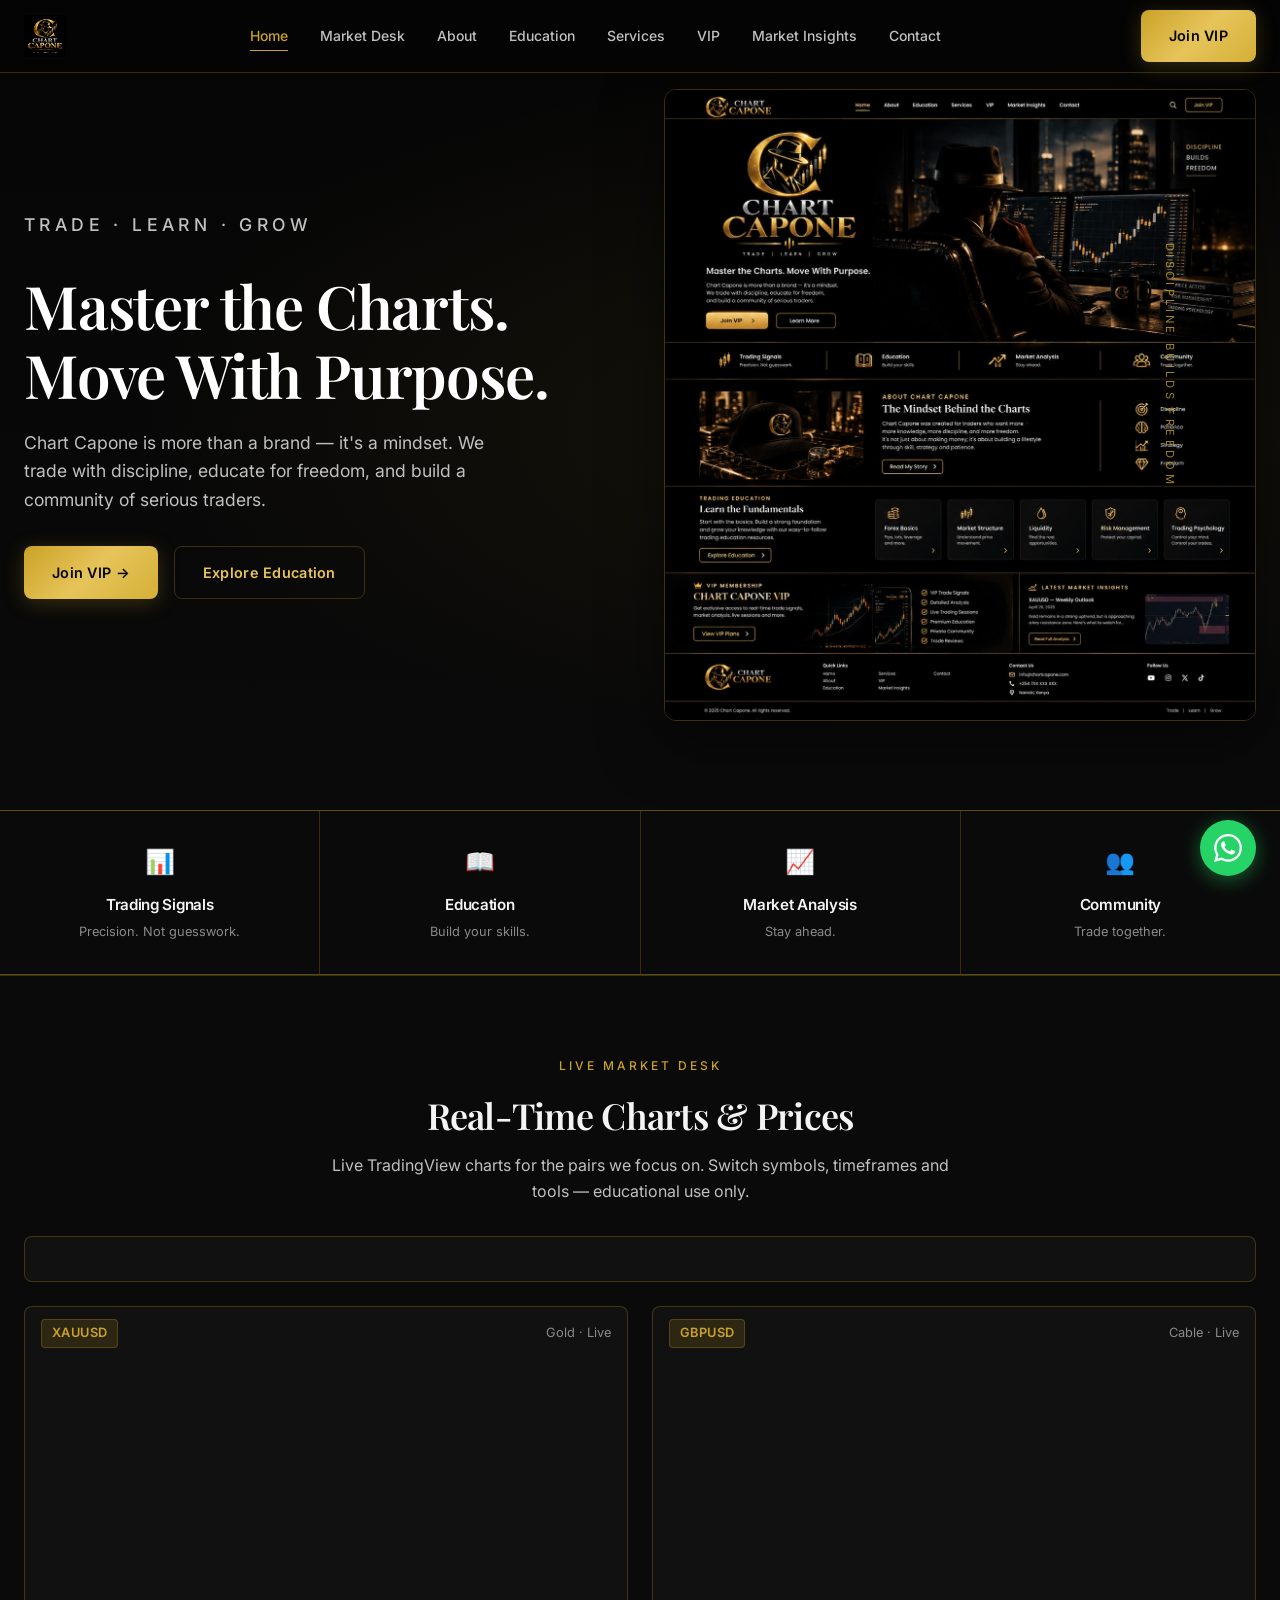
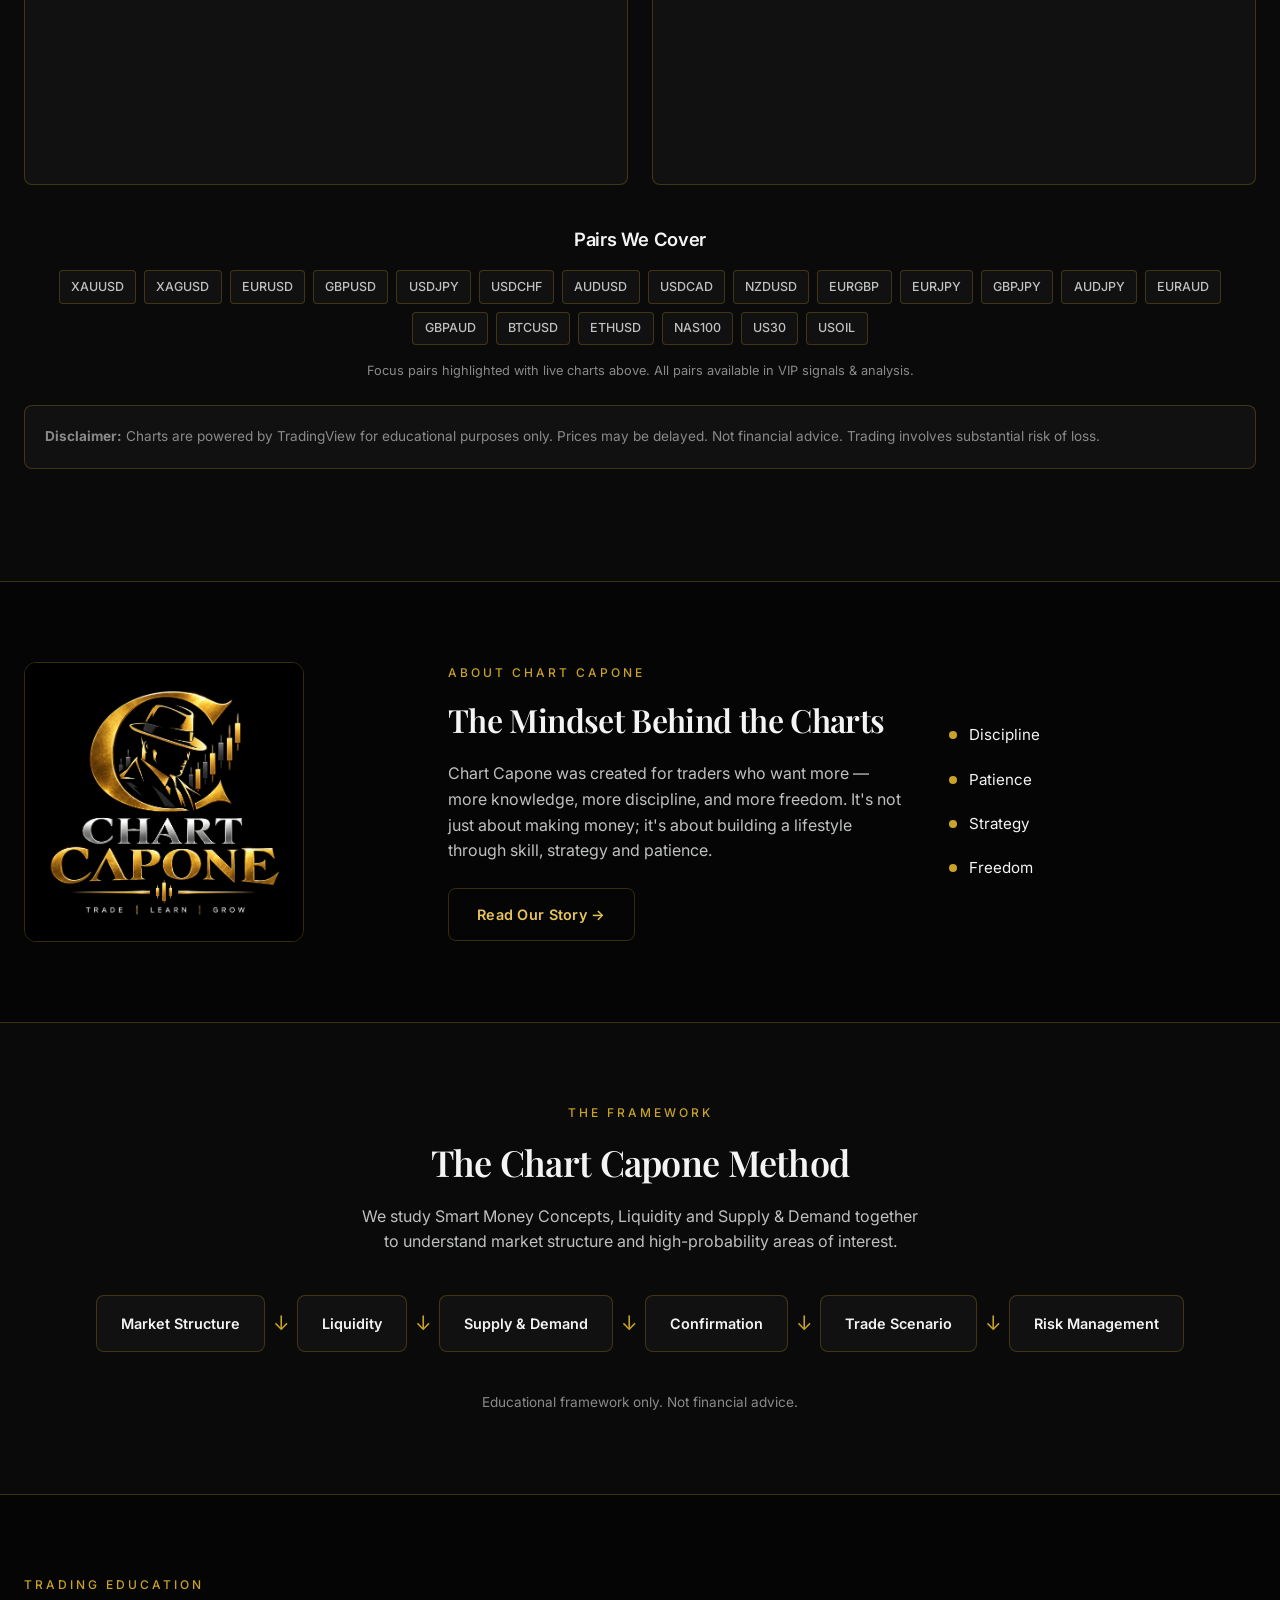
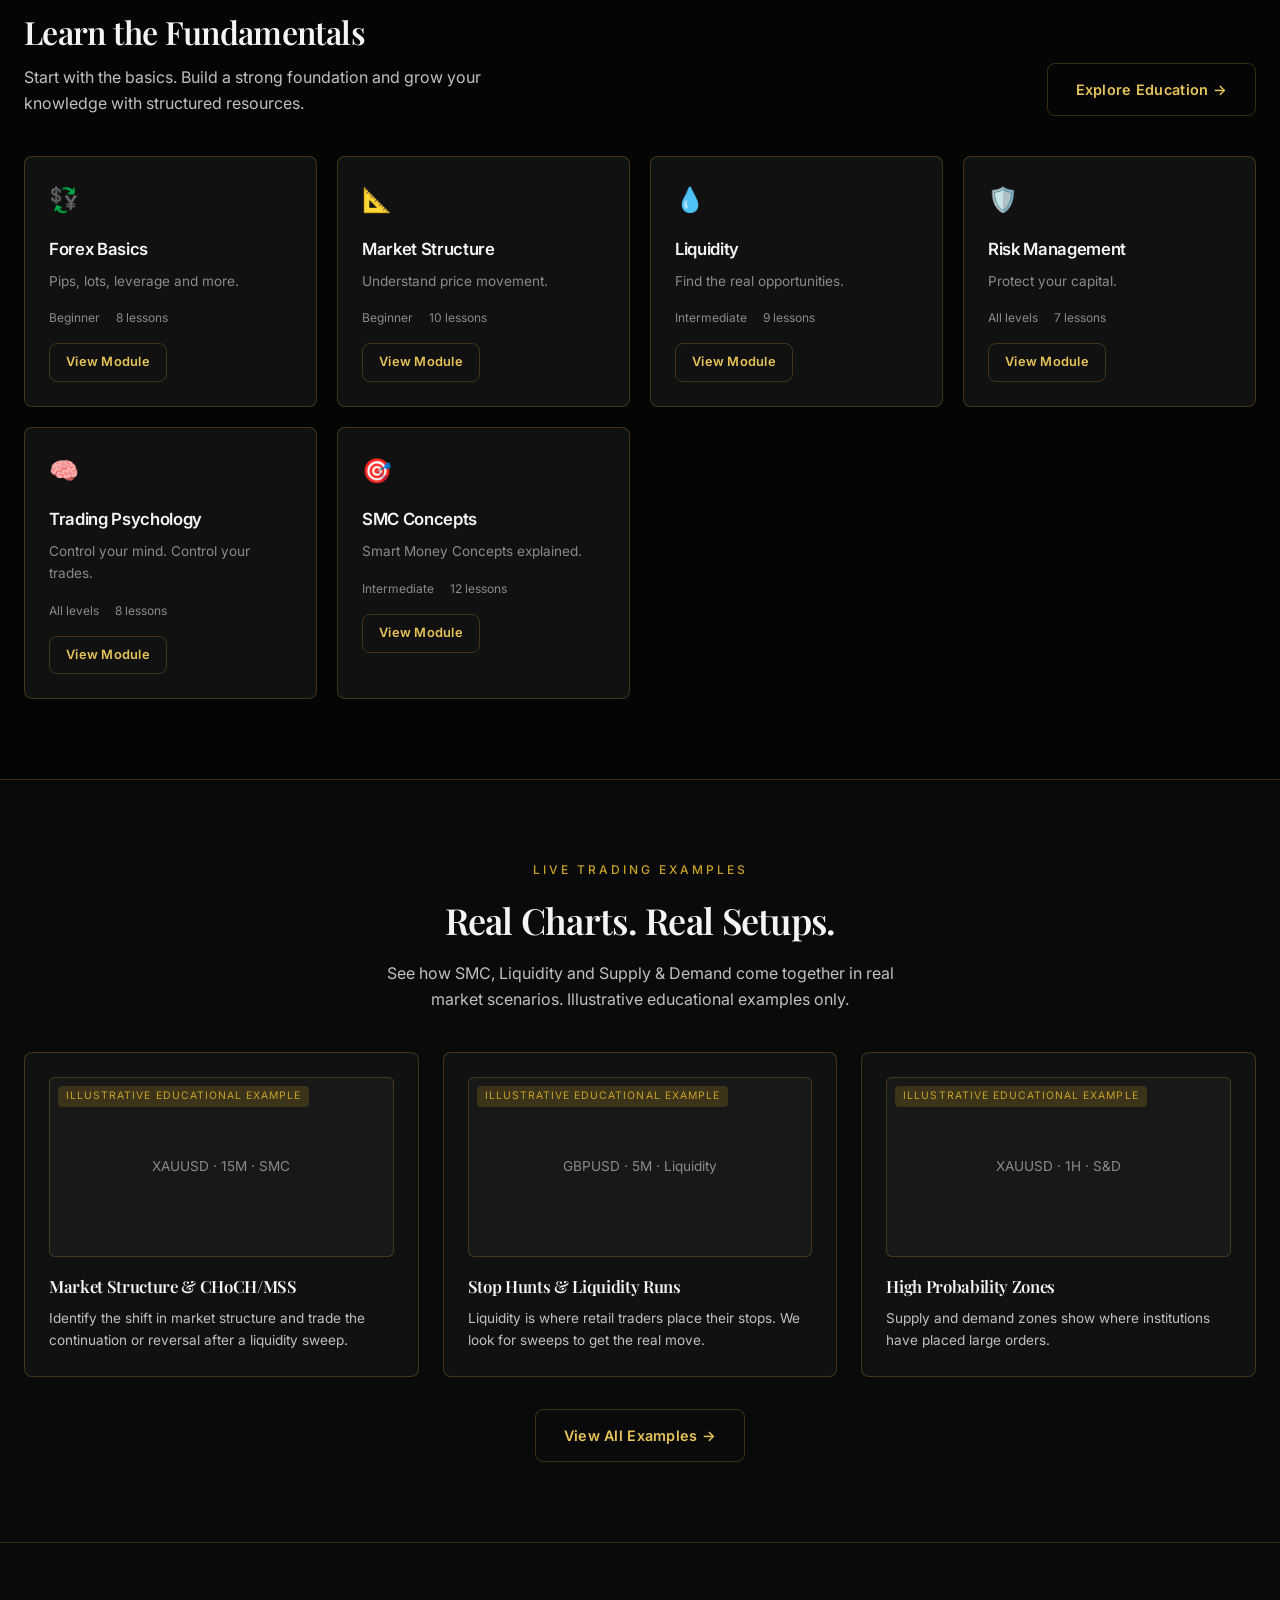
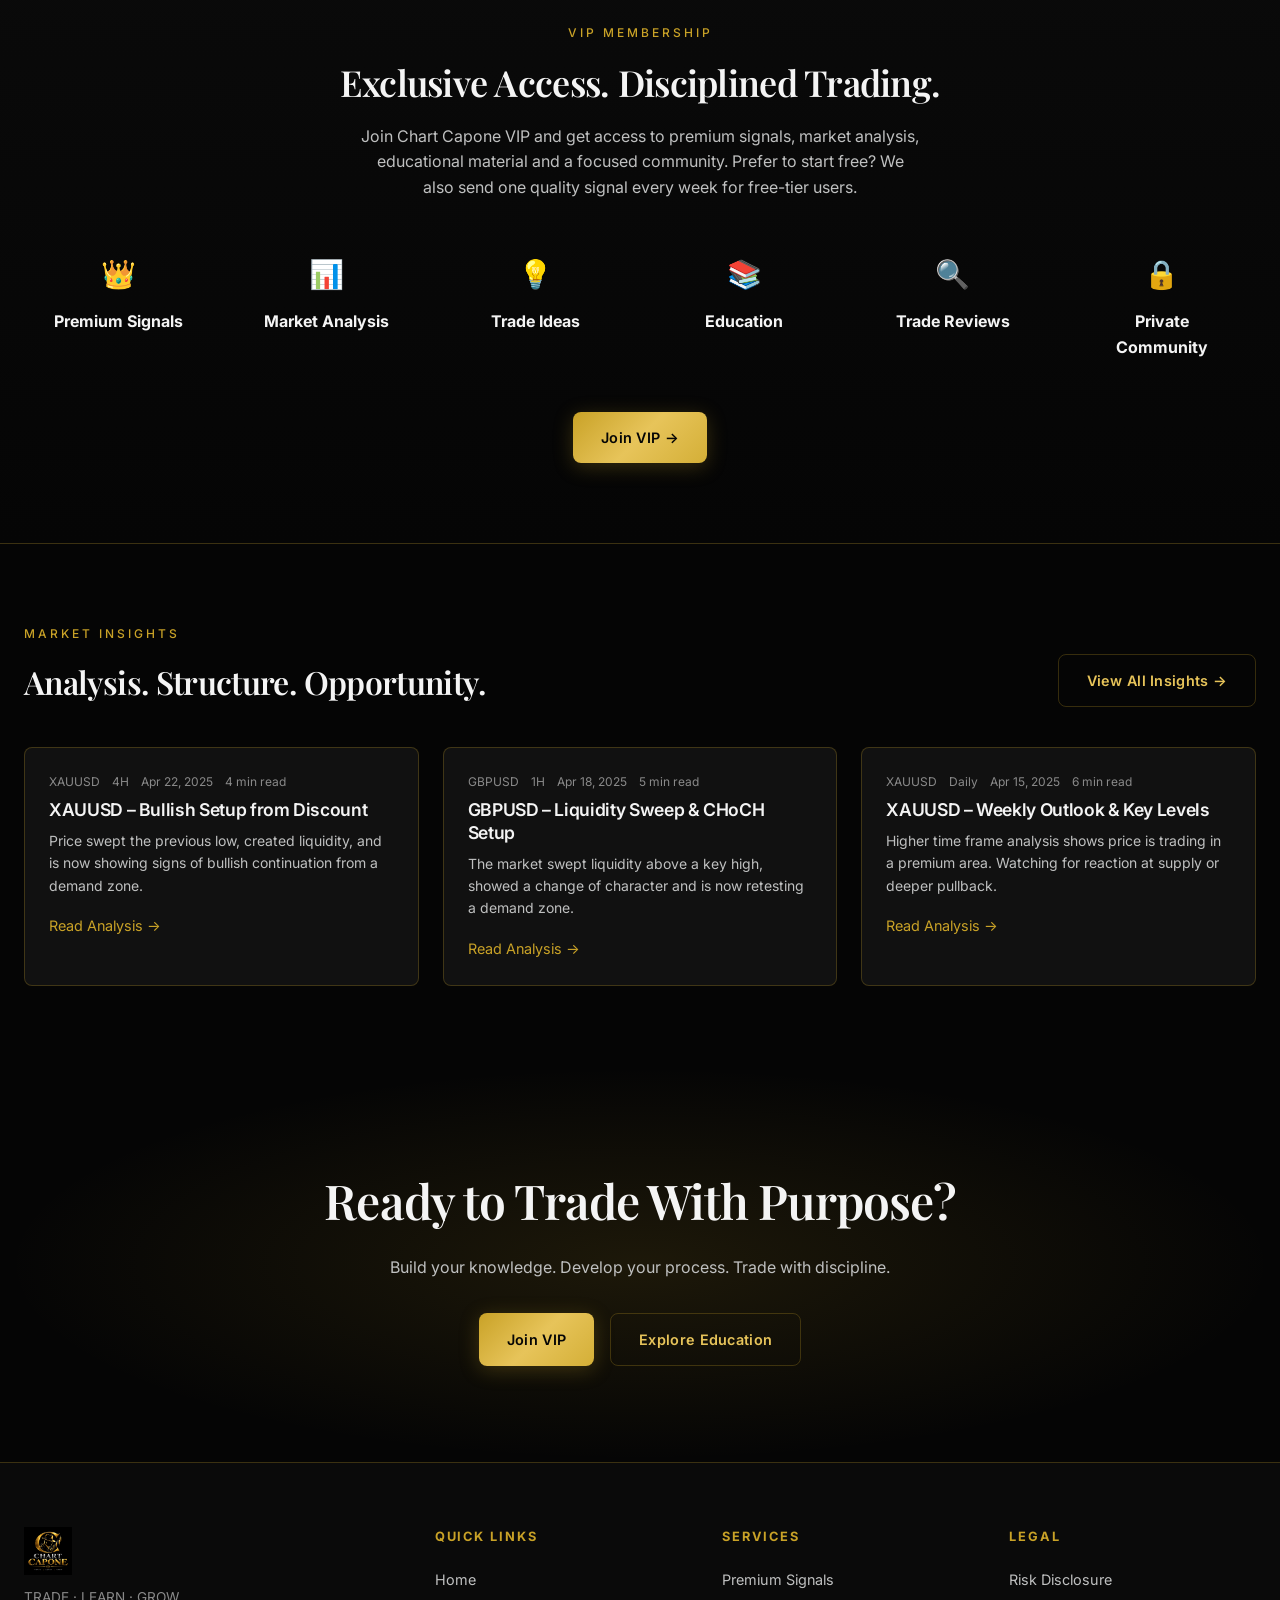
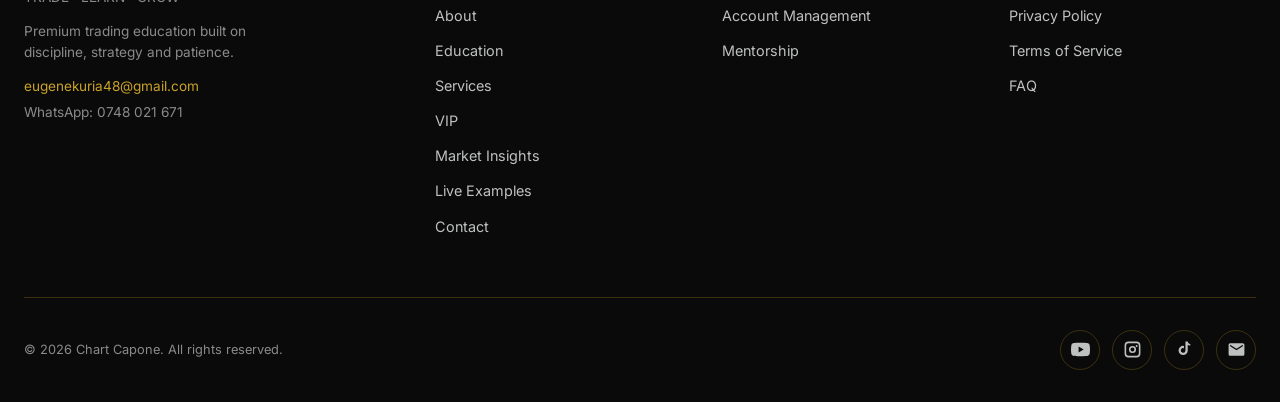
<file: index.html>
<!DOCTYPE html>
<html lang="en">
<head>
  <meta charset="UTF-8" />
  <meta name="viewport" content="width=device-width, initial-scale=1.0" />
  <title>Chart Capone | Trade · Learn · Grow</title>
  <meta name="description" content="Chart Capone is a premium trading education brand focused on discipline, strategy, SMC, liquidity and supply & demand. Master the charts. Move with purpose." />
  <meta property="og:title" content="Chart Capone | Trade · Learn · Grow" />
  <meta property="og:description" content="Premium trading education built on discipline, strategy and patience." />
  <meta name="google-site-verification" content="qmjefMg1tA1g2c8o2k--rDCvSE55XC_UbruhK0pR6Ws" />
  <link rel="preconnect" href="https://fonts.googleapis.com" />
  <link rel="preconnect" href="https://fonts.gstatic.com" crossorigin />
  <link href="https://fonts.googleapis.com/css2?family=Inter:wght@400;500;600;700&family=Playfair+Display:wght@500;600;700&display=swap" rel="stylesheet" />
  <link rel="stylesheet" href="css/styles.css" />
  <link rel="icon" href="images/logo.jpeg" type="image/jpeg" />
</head>
<body>
  <!-- NAVBAR -->
  <header class="navbar" id="navbar">
    <div class="nav-inner">
      <a href="index.html" class="nav-logo">
        <img src="images/logo.jpeg" alt="Chart Capone Logo" />
      </a>
      <nav class="nav-links" aria-label="Main navigation">
        <a href="index.html" class="active">Home</a>
        <a href="#market-desk">Market Desk</a>
        <a href="pages/about.html">About</a>
        <a href="pages/education.html">Education</a>
        <a href="pages/services.html">Services</a>
        <a href="pages/vip.html">VIP</a>
        <a href="pages/insights.html">Market Insights</a>
        <a href="pages/contact.html">Contact</a>
      </nav>
      <a href="pages/vip.html" class="btn btn-primary nav-cta">Join VIP</a>
      <button class="nav-toggle" id="navToggle" aria-label="Open menu">
        <span></span><span></span><span></span>
      </button>
    </div>
  </header>

  <div class="mobile-menu" id="mobileMenu">
    <a href="index.html">Home</a>
    <a href="#market-desk">Market Desk</a>
    <a href="pages/about.html">About</a>
    <a href="pages/education.html">Education</a>
    <a href="pages/services.html">Services</a>
    <a href="pages/vip.html">VIP</a>
    <a href="pages/examples.html">Live Examples</a>
    <a href="pages/insights.html">Market Insights</a>
    <a href="pages/mentorship.html">Mentorship</a>
    <a href="pages/account-management.html">Account Management</a>
    <a href="pages/faq.html">FAQ</a>
    <a href="pages/contact.html">Contact</a>
    <a href="pages/vip.html" class="btn btn-primary" style="margin-top:1rem">Join VIP</a>
  </div>

  <!-- HERO -->
  <section class="hero">
    <div class="hero-grid">
      <div class="hero-content">
        <p class="eyebrow">Trade · Learn · Grow</p>
        <h1>Master the Charts.<br />Move With Purpose.</h1>
        <p>Chart Capone is more than a brand — it's a mindset. We trade with discipline, educate for freedom, and build a community of serious traders.</p>
        <div class="hero-btns">
          <a href="pages/vip.html" class="btn btn-primary">Join VIP →</a>
          <a href="pages/education.html" class="btn btn-secondary">Explore Education</a>
        </div>
      </div>
      <div class="hero-visual">
        <img src="images/WhatsApp Image 2026-10-01 at 10.50.00 AM (1).jpeg" alt="Chart Capone trader at desk with monitors" />
      </div>
    </div>
    <div class="hero-badge">Discipline Builds Freedom</div>
  </section>

  <!-- TRUST STRIP -->
  <div class="trust-strip">
    <div class="trust-item">
      <div class="icon">📊</div>
      <h3>Trading Signals</h3>
      <p>Precision. Not guesswork.</p>
    </div>
    <div class="trust-item">
      <div class="icon">📖</div>
      <h3>Education</h3>
      <p>Build your skills.</p>
    </div>
    <div class="trust-item">
      <div class="icon">📈</div>
      <h3>Market Analysis</h3>
      <p>Stay ahead.</p>
    </div>
    <div class="trust-item">
      <div class="icon">👥</div>
      <h3>Community</h3>
      <p>Trade together.</p>
    </div>
  </div>

  <!-- MARKET DESK -->
  <section class="section market-desk" id="market-desk">
    <div class="container">
      <div style="text-align:center;margin-bottom:2rem">
        <p class="eyebrow">Live Market Desk</p>
        <h2 style="font-size:2.25rem;margin-bottom:0.5rem">Real-Time Charts &amp; Prices</h2>
        <p style="color:var(--text-muted);max-width:640px;margin:0 auto">Live TradingView charts for the pairs we focus on. Switch symbols, timeframes and tools — educational use only.</p>
      </div>

      <!-- Ticker tape -->
      <div class="tv-ticker card" style="padding:0;overflow:hidden;margin-bottom:1.5rem">
        <div class="tradingview-widget-container">
          <div class="tradingview-widget-container__widget"></div>
          <script type="text/javascript" src="https://s3.tradingview.com/external-embedding/embed-widget-ticker-tape.js" async>
          {
            "symbols": [
              {"proName":"OANDA:XAUUSD","title":"XAUUSD"},
              {"proName":"OANDA:XAGUSD","title":"XAGUSD"},
              {"proName":"FX:EURUSD","title":"EURUSD"},
              {"proName":"FX:GBPUSD","title":"GBPUSD"},
              {"proName":"FX:USDJPY","title":"USDJPY"},
              {"proName":"FX:USDCHF","title":"USDCHF"},
              {"proName":"FX:AUDUSD","title":"AUDUSD"},
              {"proName":"FX:USDCAD","title":"USDCAD"},
              {"proName":"FX:NZDUSD","title":"NZDUSD"},
              {"proName":"FX:EURGBP","title":"EURGBP"},
              {"proName":"FX:EURJPY","title":"EURJPY"},
              {"proName":"FX:GBPJPY","title":"GBPJPY"},
              {"proName":"BINANCE:BTCUSDT","title":"BTCUSD"},
              {"proName":"BINANCE:ETHUSDT","title":"ETHUSD"},
              {"proName":"FOREXCOM:NAS100","title":"NAS100"},
              {"proName":"FOREXCOM:US30","title":"US30"}
            ],
            "showSymbolLogo": true,
            "isTransparent": true,
            "displayMode": "adaptive",
            "colorTheme": "dark",
            "locale": "en"
          }
          </script>
        </div>
      </div>

      <!-- Main live charts: XAUUSD + GBPUSD -->
      <div class="market-charts-grid">
        <div class="card market-chart-card">
          <div class="market-chart-header">
            <span class="pair-badge">XAUUSD</span>
            <span class="text-dim" style="font-size:0.8rem">Gold · Live</span>
          </div>
          <div class="tradingview-widget-container" style="height:420px">
            <div id="tv_xauusd" style="height:100%;width:100%"></div>
          </div>
        </div>
        <div class="card market-chart-card">
          <div class="market-chart-header">
            <span class="pair-badge">GBPUSD</span>
            <span class="text-dim" style="font-size:0.8rem">Cable · Live</span>
          </div>
          <div class="tradingview-widget-container" style="height:420px">
            <div id="tv_gbpusd" style="height:100%;width:100%"></div>
          </div>
        </div>
      </div>

      <!-- All pairs covered -->
      <div class="pairs-section" style="margin-top:2.5rem">
        <h3 style="font-size:1.15rem;margin-bottom:1rem;text-align:center;font-family:var(--sans)">Pairs We Cover</h3>
        <div class="pairs-grid">
          <span class="pair-chip">XAUUSD</span>
          <span class="pair-chip">XAGUSD</span>
          <span class="pair-chip">EURUSD</span>
          <span class="pair-chip">GBPUSD</span>
          <span class="pair-chip">USDJPY</span>
          <span class="pair-chip">USDCHF</span>
          <span class="pair-chip">AUDUSD</span>
          <span class="pair-chip">USDCAD</span>
          <span class="pair-chip">NZDUSD</span>
          <span class="pair-chip">EURGBP</span>
          <span class="pair-chip">EURJPY</span>
          <span class="pair-chip">GBPJPY</span>
          <span class="pair-chip">AUDJPY</span>
          <span class="pair-chip">EURAUD</span>
          <span class="pair-chip">GBPAUD</span>
          <span class="pair-chip">BTCUSD</span>
          <span class="pair-chip">ETHUSD</span>
          <span class="pair-chip">NAS100</span>
          <span class="pair-chip">US30</span>
          <span class="pair-chip">USOIL</span>
        </div>
        <p style="text-align:center;font-size:0.8rem;color:var(--text-dim);margin-top:1rem">Focus pairs highlighted with live charts above. All pairs available in VIP signals &amp; analysis.</p>
      </div>

      <div class="disclaimer" style="margin-top:1.5rem">
        <strong>Disclaimer:</strong> Charts are powered by TradingView for educational purposes only. Prices may be delayed. Not financial advice. Trading involves substantial risk of loss.
      </div>
    </div>
  </section>

  <!-- ABOUT -->
  <section class="section">
    <div class="container">
      <div class="about-grid">
        <div>
          <img src="images/logo.jpeg" alt="Chart Capone logo" style="border-radius:12px;border:1px solid var(--gold-border);max-width:280px" />
        </div>
        <div>
          <p class="eyebrow">About Chart Capone</p>
          <h2 style="font-size:2rem;margin-bottom:1rem">The Mindset Behind the Charts</h2>
          <p style="color:var(--text-muted);margin-bottom:1.5rem">Chart Capone was created for traders who want more — more knowledge, more discipline, and more freedom. It's not just about making money; it's about building a lifestyle through skill, strategy and patience.</p>
          <a href="pages/about.html" class="btn btn-secondary">Read Our Story →</a>
        </div>
        <div class="principles">
          <div class="principle"><span class="dot"></span> Discipline</div>
          <div class="principle"><span class="dot"></span> Patience</div>
          <div class="principle"><span class="dot"></span> Strategy</div>
          <div class="principle"><span class="dot"></span> Freedom</div>
        </div>
      </div>
    </div>
  </section>

  <!-- METHODOLOGY -->
  <section class="section" style="background:var(--bg-2);border-top:1px solid var(--gold-border);border-bottom:1px solid var(--gold-border)">
    <div class="container" style="text-align:center">
      <p class="eyebrow">The Framework</p>
      <h2 style="font-size:2.25rem;margin-bottom:0.75rem">The Chart Capone Method</h2>
      <p style="color:var(--text-muted);max-width:560px;margin:0 auto 2rem">We study Smart Money Concepts, Liquidity and Supply & Demand together to understand market structure and high-probability areas of interest.</p>
      <div class="method-flow">
        <div class="method-step">Market Structure</div>
        <span class="method-arrow">↓</span>
        <div class="method-step">Liquidity</div>
        <span class="method-arrow">↓</span>
        <div class="method-step">Supply & Demand</div>
        <span class="method-arrow">↓</span>
        <div class="method-step">Confirmation</div>
        <span class="method-arrow">↓</span>
        <div class="method-step">Trade Scenario</div>
        <span class="method-arrow">↓</span>
        <div class="method-step">Risk Management</div>
      </div>
      <p style="font-size:0.85rem;color:var(--text-dim);margin-top:1.5rem">Educational framework only. Not financial advice.</p>
    </div>
  </section>

  <!-- EDUCATION -->
  <section class="section">
    <div class="container">
      <div style="display:flex;justify-content:space-between;align-items:flex-end;flex-wrap:wrap;gap:1rem;margin-bottom:2.5rem">
        <div>
          <p class="eyebrow">Trading Education</p>
          <h2 style="font-size:2rem">Learn the Fundamentals</h2>
          <p style="color:var(--text-muted);max-width:480px;margin-top:0.5rem">Start with the basics. Build a strong foundation and grow your knowledge with structured resources.</p>
        </div>
        <a href="pages/education.html" class="btn btn-secondary">Explore Education →</a>
      </div>
      <div class="edu-grid">
        <div class="card edu-card">
          <div class="icon">💱</div>
          <h3>Forex Basics</h3>
          <p>Pips, lots, leverage and more.</p>
          <div class="edu-meta"><span>Beginner</span><span>8 lessons</span></div>
          <a href="pages/education.html" class="btn btn-secondary" style="padding:0.5rem 1rem;font-size:0.8rem">View Module</a>
        </div>
        <div class="card edu-card">
          <div class="icon">📐</div>
          <h3>Market Structure</h3>
          <p>Understand price movement.</p>
          <div class="edu-meta"><span>Beginner</span><span>10 lessons</span></div>
          <a href="pages/education.html" class="btn btn-secondary" style="padding:0.5rem 1rem;font-size:0.8rem">View Module</a>
        </div>
        <div class="card edu-card">
          <div class="icon">💧</div>
          <h3>Liquidity</h3>
          <p>Find the real opportunities.</p>
          <div class="edu-meta"><span>Intermediate</span><span>9 lessons</span></div>
          <a href="pages/education.html" class="btn btn-secondary" style="padding:0.5rem 1rem;font-size:0.8rem">View Module</a>
        </div>
        <div class="card edu-card">
          <div class="icon">🛡️</div>
          <h3>Risk Management</h3>
          <p>Protect your capital.</p>
          <div class="edu-meta"><span>All levels</span><span>7 lessons</span></div>
          <a href="pages/education.html" class="btn btn-secondary" style="padding:0.5rem 1rem;font-size:0.8rem">View Module</a>
        </div>
        <div class="card edu-card">
          <div class="icon">🧠</div>
          <h3>Trading Psychology</h3>
          <p>Control your mind. Control your trades.</p>
          <div class="edu-meta"><span>All levels</span><span>8 lessons</span></div>
          <a href="pages/education.html" class="btn btn-secondary" style="padding:0.5rem 1rem;font-size:0.8rem">View Module</a>
        </div>
        <div class="card edu-card">
          <div class="icon">🎯</div>
          <h3>SMC Concepts</h3>
          <p>Smart Money Concepts explained.</p>
          <div class="edu-meta"><span>Intermediate</span><span>12 lessons</span></div>
          <a href="pages/education.html" class="btn btn-secondary" style="padding:0.5rem 1rem;font-size:0.8rem">View Module</a>
        </div>
      </div>
    </div>
  </section>

  <!-- LIVE EXAMPLES -->
  <section class="section" style="background:var(--bg-2);border-top:1px solid var(--gold-border)">
    <div class="container">
      <div style="text-align:center;margin-bottom:2.5rem">
        <p class="eyebrow">Live Trading Examples</p>
        <h2 style="font-size:2.25rem">Real Charts. Real Setups.</h2>
        <p style="color:var(--text-muted);max-width:560px;margin:0.75rem auto 0">See how SMC, Liquidity and Supply & Demand come together in real market scenarios. Illustrative educational examples only.</p>
      </div>
      <div class="examples-grid">
        <div class="card example-card">
          <div class="chart-area">
            <span class="example-label">Illustrative Educational Example</span>
            <span>XAUUSD · 15M · SMC</span>
          </div>
          <h3 style="font-size:1.05rem;margin-bottom:0.5rem">Market Structure & CHoCH/MSS</h3>
          <p style="font-size:0.85rem;color:var(--text-muted)">Identify the shift in market structure and trade the continuation or reversal after a liquidity sweep.</p>
        </div>
        <div class="card example-card">
          <div class="chart-area">
            <span class="example-label">Illustrative Educational Example</span>
            <span>GBPUSD · 5M · Liquidity</span>
          </div>
          <h3 style="font-size:1.05rem;margin-bottom:0.5rem">Stop Hunts & Liquidity Runs</h3>
          <p style="font-size:0.85rem;color:var(--text-muted)">Liquidity is where retail traders place their stops. We look for sweeps to get the real move.</p>
        </div>
        <div class="card example-card">
          <div class="chart-area">
            <span class="example-label">Illustrative Educational Example</span>
            <span>XAUUSD · 1H · S&D</span>
          </div>
          <h3 style="font-size:1.05rem;margin-bottom:0.5rem">High Probability Zones</h3>
          <p style="font-size:0.85rem;color:var(--text-muted)">Supply and demand zones show where institutions have placed large orders.</p>
        </div>
      </div>
      <div style="text-align:center;margin-top:2rem">
        <a href="pages/examples.html" class="btn btn-secondary">View All Examples →</a>
      </div>
    </div>
  </section>

  <!-- VIP -->
  <section class="section vip-section">
    <div class="container" style="text-align:center">
      <p class="eyebrow">VIP Membership</p>
      <h2 style="font-size:2.25rem;margin-bottom:0.75rem">Exclusive Access. Disciplined Trading.</h2>
      <p style="color:var(--text-muted);max-width:560px;margin:0 auto 2rem">Join Chart Capone VIP and get access to premium signals, market analysis, educational material and a focused community. Prefer to start free? We also send one quality signal every week for free-tier users.</p>
      <div class="vip-features">
        <div class="vip-feature"><div class="icon">👑</div><h4>Premium Signals</h4></div>
        <div class="vip-feature"><div class="icon">📊</div><h4>Market Analysis</h4></div>
        <div class="vip-feature"><div class="icon">💡</div><h4>Trade Ideas</h4></div>
        <div class="vip-feature"><div class="icon">📚</div><h4>Education</h4></div>
        <div class="vip-feature"><div class="icon">🔍</div><h4>Trade Reviews</h4></div>
        <div class="vip-feature"><div class="icon">🔒</div><h4>Private Community</h4></div>
      </div>
      <a href="pages/vip.html" class="btn btn-primary">Join VIP →</a>
    </div>
  </section>

  <!-- MARKET INSIGHTS -->
  <section class="section">
    <div class="container">
      <div style="display:flex;justify-content:space-between;align-items:flex-end;flex-wrap:wrap;gap:1rem;margin-bottom:2.5rem">
        <div>
          <p class="eyebrow">Market Insights</p>
          <h2 style="font-size:2rem">Analysis. Structure. Opportunity.</h2>
        </div>
        <a href="pages/insights.html" class="btn btn-secondary">View All Insights →</a>
      </div>
      <div class="insights-grid">
        <div class="card insight-card">
          <div class="meta"><span>XAUUSD</span><span>4H</span><span>Apr 22, 2025</span><span>4 min read</span></div>
          <h3>XAUUSD – Bullish Setup from Discount</h3>
          <p>Price swept the previous low, created liquidity, and is now showing signs of bullish continuation from a demand zone.</p>
          <a href="pages/insights.html" class="text-gold" style="font-size:0.9rem">Read Analysis →</a>
        </div>
        <div class="card insight-card">
          <div class="meta"><span>GBPUSD</span><span>1H</span><span>Apr 18, 2025</span><span>5 min read</span></div>
          <h3>GBPUSD – Liquidity Sweep & CHoCH Setup</h3>
          <p>The market swept liquidity above a key high, showed a change of character and is now retesting a demand zone.</p>
          <a href="pages/insights.html" class="text-gold" style="font-size:0.9rem">Read Analysis →</a>
        </div>
        <div class="card insight-card">
          <div class="meta"><span>XAUUSD</span><span>Daily</span><span>Apr 15, 2025</span><span>6 min read</span></div>
          <h3>XAUUSD – Weekly Outlook & Key Levels</h3>
          <p>Higher time frame analysis shows price is trading in a premium area. Watching for reaction at supply or deeper pullback.</p>
          <a href="pages/insights.html" class="text-gold" style="font-size:0.9rem">Read Analysis →</a>
        </div>
      </div>
    </div>
  </section>

  <!-- FINAL CTA -->
  <section class="cta-section">
    <h2>Ready to Trade With Purpose?</h2>
    <p>Build your knowledge. Develop your process. Trade with discipline.</p>
    <div style="display:flex;gap:1rem;justify-content:center;flex-wrap:wrap">
      <a href="pages/vip.html" class="btn btn-primary">Join VIP</a>
      <a href="pages/education.html" class="btn btn-secondary">Explore Education</a>
    </div>
  </section>

  <!-- FOOTER -->
  <footer class="footer">
    <div class="container">
      <div class="footer-grid">
        <div class="footer-brand">
          <img src="images/logo.jpeg" alt="Chart Capone" style="height:48px;margin-bottom:0.75rem" />
          <p>TRADE · LEARN · GROW</p>
          <p>Premium trading education built on discipline, strategy and patience.</p>
          <p style="margin-top:0.75rem"><a href="mailto:eugenekuria48@gmail.com" style="color:var(--gold)">eugenekuria48@gmail.com</a></p>
          <p style="margin-top:0.25rem;font-size:0.85rem;color:var(--text-dim)">WhatsApp: 0748 021 671</p>
        </div>
        <div>
          <h4>Quick Links</h4>
          <ul>
            <li><a href="index.html">Home</a></li>
            <li><a href="pages/about.html">About</a></li>
            <li><a href="pages/education.html">Education</a></li>
            <li><a href="pages/services.html">Services</a></li>
            <li><a href="pages/vip.html">VIP</a></li>
            <li><a href="pages/insights.html">Market Insights</a></li>
            <li><a href="pages/examples.html">Live Examples</a></li>
            <li><a href="pages/contact.html">Contact</a></li>
          </ul>
        </div>
        <div>
          <h4>Services</h4>
          <ul>
            <li><a href="pages/vip.html">Premium Signals</a></li>
            <li><a href="pages/account-management.html">Account Management</a></li>
            <li><a href="pages/mentorship.html">Mentorship</a></li>
          </ul>
        </div>
        <div>
          <h4>Legal</h4>
          <ul>
            <li><a href="pages/risk.html">Risk Disclosure</a></li>
            <li><a href="pages/privacy.html">Privacy Policy</a></li>
            <li><a href="pages/terms.html">Terms of Service</a></li>
            <li><a href="pages/faq.html">FAQ</a></li>
          </ul>
        </div>
      </div>
      <div class="footer-bottom">
        <span>© 2026 Chart Capone. All rights reserved.</span>
        <div class="socials">

  <!-- YouTube -->
  <a href="https://www.youtube.com/@Chartcapone-n8v"
     target="_blank"
     rel="noopener"
     aria-label="YouTube"
     title="YouTube">

    <svg viewBox="0 0 24 24" aria-hidden="true">
      <path d="M23.5 6.2a3 3 0 0 0-2.1-2.1C19.5 3.5 12 3.5 12 3.5s-7.5 0-9.4.6A3 3 0 0 0 .5 6.2 31.7 31.7 0 0 0 0 12a31.7 31.7 0 0 0 .5 5.8 3 3 0 0 0 2.1 2.1c1.9.6 9.4.6 9.4.6s7.5 0 9.4-.6a3 3 0 0 0 2.1-2.1A31.7 31.7 0 0 0 24 12a31.7 31.7 0 0 0-.5-5.8ZM9.6 15.8V8.2L16 12l-6.4 3.8Z"/>
    </svg>

  </a>


  <!-- Instagram -->
  <a href="https://www.instagram.com/chartcapone/"
     target="_blank"
     rel="noopener"
     aria-label="Instagram"
     title="Instagram">

    <svg viewBox="0 0 24 24" aria-hidden="true">
      <path d="M7 2h10a5 5 0 0 1 5 5v10a5 5 0 0 1-5 5H7a5 5 0 0 1-5-5V7a5 5 0 0 1 5-5Zm0 2a3 3 0 0 0-3 3v10a3 3 0 0 0 3 3h10a3 3 0 0 0 3-3V7a3 3 0 0 0-3-3H7Zm5 3.5A4.5 4.5 0 1 1 7.5 12 4.5 4.5 0 0 1 12 7.5Zm0 2A2.5 2.5 0 1 0 14.5 12 2.5 2.5 0 0 0 12 9.5Zm5.25-3.25a1.25 1.25 0 1 1-1.25 1.25 1.25 1.25 0 0 1 1.25-1.25Z"/>
    </svg>

  </a>


  <!-- TikTok -->
  <a href="https://www.tiktok.com/@user56232747471242"
     target="_blank"
     rel="noopener"
     aria-label="TikTok"
     title="TikTok">

    <svg viewBox="0 0 24 24" aria-hidden="true">
      <path d="M19.6 7.1a5.8 5.8 0 0 1-3.5-1.2v7.3a5.8 5.8 0 1 1-5.8-5.8c.3 0 .7 0 1 .1v2.9a2.9 2.9 0 1 0 1.9 2.8V2h2.9c.2 1.7 1.5 3 3.2 3.2v1.9h.3Z"/>
    </svg>

  </a>


  <!-- Email -->
  <a href="mailto:eugenekuria48@gmail.com"
     aria-label="Email"
     title="Email">

    <svg viewBox="0 0 24 24" aria-hidden="true">
      <path d="M20 4H4a2 2 0 0 0-2 2v12a2 2 0 0 0 2 2h16a2 2 0 0 0 2-2V6a2 2 0 0 0-2-2Zm0 4-8 5-8-5V6l8 5 8-5v2Z"/>
    </svg>

  </a>

</div>

<style>
  .socials {
    display: flex;
    align-items: center;
    gap: 0.75rem;
  }

  .socials a {
    width: 40px;
    height: 40px;
    display: flex;
    align-items: center;
    justify-content: center;
    color: var(--text-muted);
    border: 1px solid var(--gold-border);
    border-radius: 50%;
    text-decoration: none;
    transition: all 0.25s ease;
  }

  .socials a svg {
    width: 19px;
    height: 19px;
    fill: currentColor;
  }

  .socials a:hover {
    color: var(--gold);
    border-color: var(--gold);
    transform: translateY(-3px);
    box-shadow: 0 6px 18px rgba(212, 175, 55, 0.2);
  }

  .socials a:focus-visible {
    outline: 2px solid var(--gold);
    outline-offset: 3px;
  }
</style>
      </div>
    </div>
  </footer>

  <script src="js/main.js"></script>
  <script type="text/javascript" src="https://s3.tradingview.com/tv.js"></script>
  <script type="text/javascript">
    document.addEventListener("DOMContentLoaded", function () {
      if (typeof TradingView === "undefined") return;
      new TradingView.widget({
        width: "100%",
        height: 420,
        symbol: "OANDA:XAUUSD",
        interval: "15",
        timezone: "Africa/Nairobi",
        theme: "dark",
        style: "1",
        locale: "en",
        toolbar_bg: "#0A0A0A",
        enable_publishing: false,
        hide_top_toolbar: false,
        hide_legend: false,
        save_image: false,
        container_id: "tv_xauusd",
        studies: ["STD;SMA"],
        backgroundColor: "#0A0A0A",
        gridColor: "rgba(201, 162, 39, 0.08)"
      });
      new TradingView.widget({
        width: "100%",
        height: 420,
        symbol: "OANDA:GBPUSD",
        interval: "15",
        timezone: "Africa/Nairobi",
        theme: "dark",
        style: "1",
        locale: "en",
        toolbar_bg: "#0A0A0A",
        enable_publishing: false,
        hide_top_toolbar: false,
        hide_legend: false,
        save_image: false,
        container_id: "tv_gbpusd",
        studies: ["STD;SMA"],
        backgroundColor: "#0A0A0A",
        gridColor: "rgba(201, 162, 39, 0.08)"
      });
    });
  </script>

  <a href="https://wa.me/254748021671?text=Hi%20Chart%20Capone%2C%20I%27m%20interested%20in%20signals" 
   class="wa-float" 
   target="_blank" 
   rel="noopener" 
   aria-label="Chat on WhatsApp">
  <svg width="28" height="28" viewBox="0 0 24 24" fill="#fff">
    <path d="M17.472 14.382c-.297-.149-1.758-.867-2.03-.967-.273-.099-.471-.148-.67.15-.197.297-.767.966-.94 1.164-.173.199-.347.223-.644.075-.297-.15-1.255-.463-2.39-1.475-.883-.788-1.48-1.761-1.653-2.059-.173-.297-.018-.458.13-.606.134-.133.298-.347.446-.52.149-.174.198-.298.298-.497.099-.198.05-.371-.025-.52-.075-.149-.669-1.612-.916-2.207-.242-.579-.487-.5-.669-.51-.173-.008-.371-.01-.57-.01-.198 0-.52.074-.792.372-.272.297-1.04 1.016-1.04 2.479 0 1.462 1.065 2.875 1.213 3.074.149.198 2.096 3.2 5.077 4.487.709.306 1.262.489 1.694.625.712.227 1.36.195 1.871.118.571-.085 1.758-.719 2.006-1.413.248-.694.248-1.289.173-1.413-.074-.124-.272-.198-.57-.347m-5.421 7.403h-.004a9.87 9.87 0 01-5.031-1.378l-.361-.214-3.741.982.998-3.648-.235-.374a9.86 9.86 0 01-1.51-5.26c.001-5.45 4.436-9.884 9.888-9.884 2.64 0 5.122 1.03 6.988 2.898a9.825 9.825 0 012.893 6.994c-.003 5.45-4.435 9.884-9.885 9.884m8.413-18.297A11.815 11.815 0 0012.05 0C5.495 0 .16 5.335.157 11.892c0 2.096.547 4.142 1.588 5.945L.057 24l6.305-1.654a11.882 11.882 0 005.683 1.448h.005c6.554 0 11.89-5.335 11.893-11.893a11.821 11.821 0 00-3.48-8.413z"/>
  </svg>
</a>
</body>
</html>
</file>
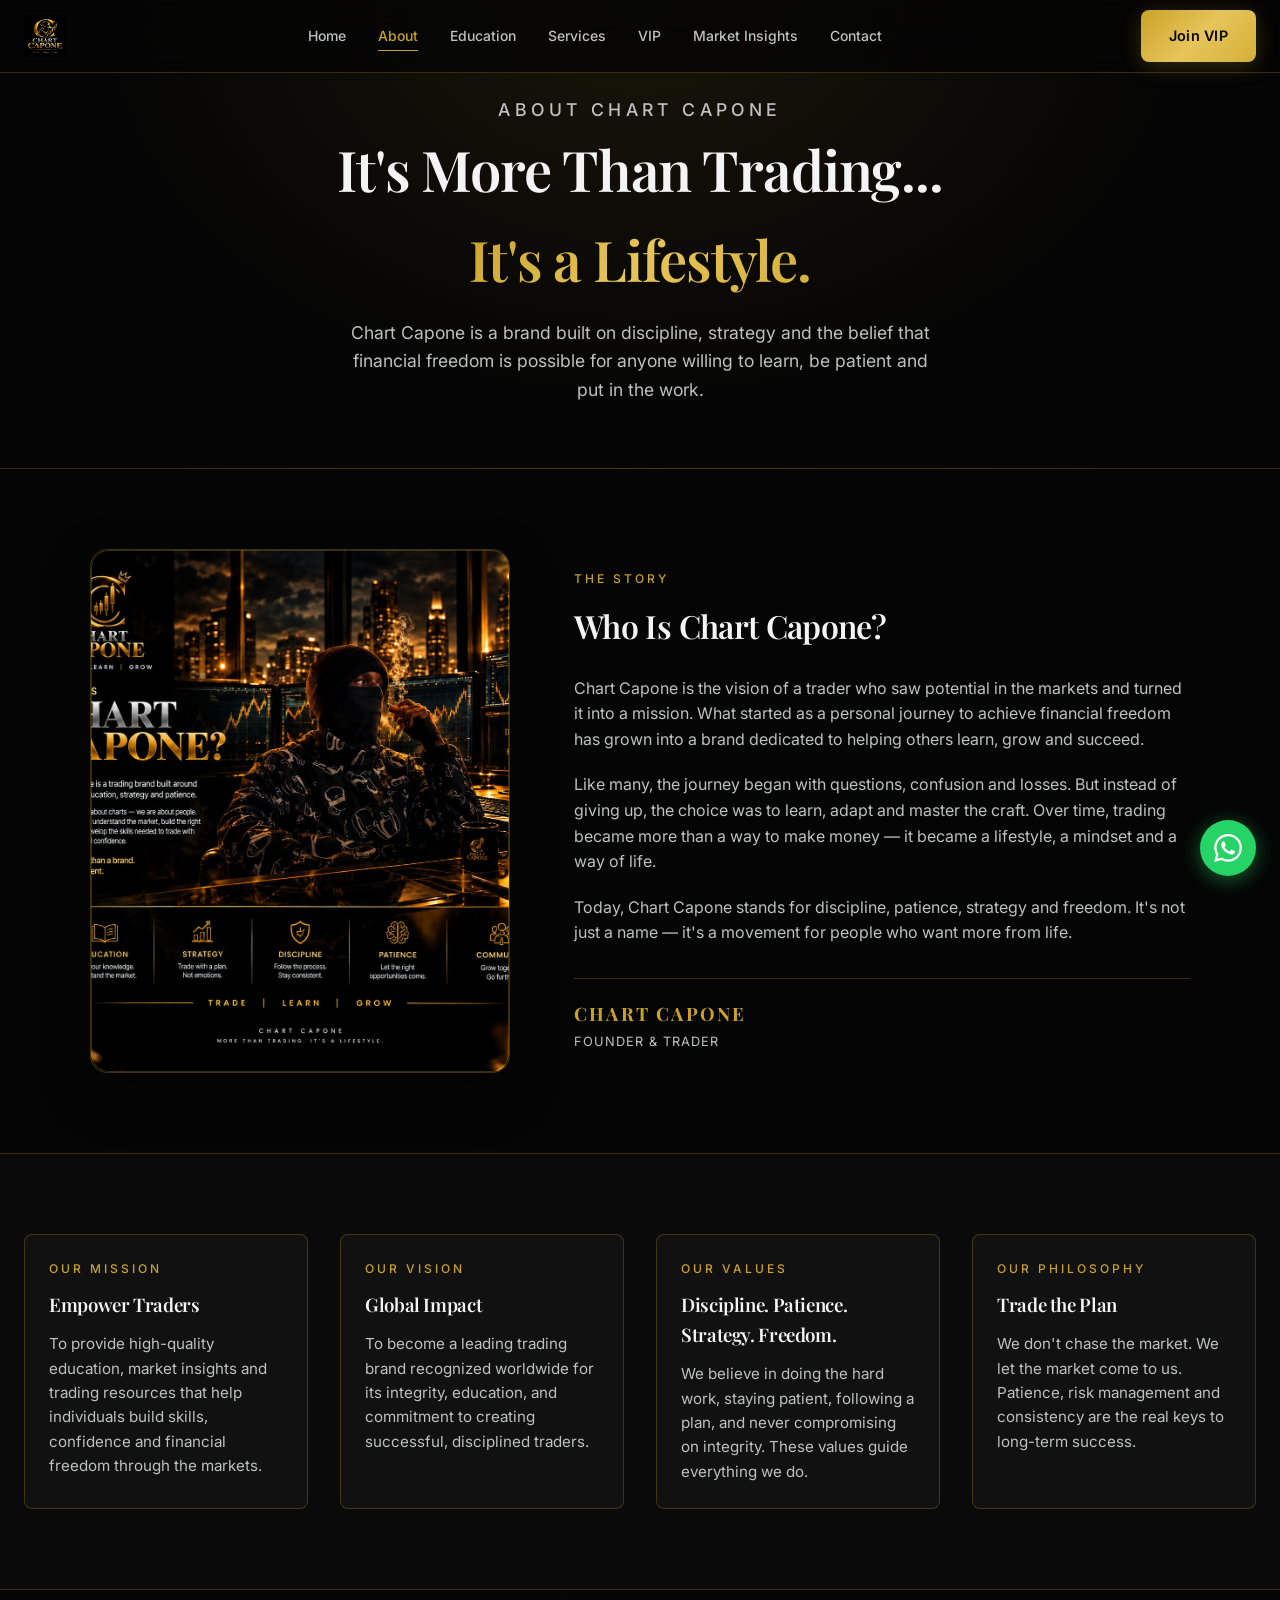
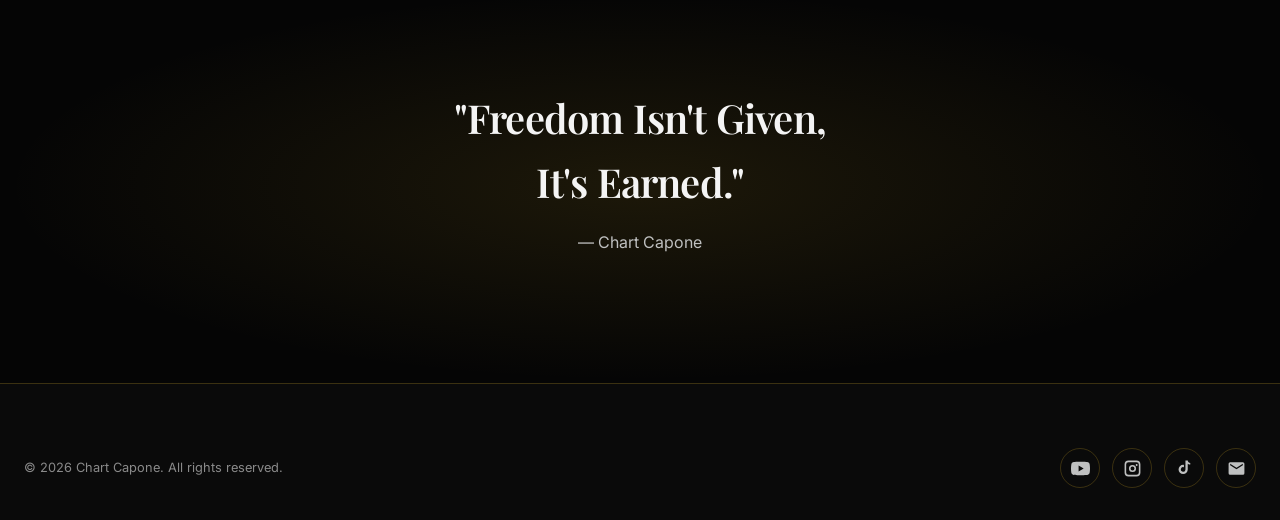
<file: pages/about.html>
<!DOCTYPE html>
<html lang="en">
<head>
  <meta charset="UTF-8" />
  <meta name="viewport" content="width=device-width, initial-scale=1.0" />
  <title>About | Chart Capone</title>
  <meta name="description" content="It's more than trading. It's a lifestyle. Discover the mindset, mission and philosophy behind Chart Capone." />
  <link rel="preconnect" href="https://fonts.googleapis.com" />
  <link href="https://fonts.googleapis.com/css2?family=Inter:wght@400;500;600;700&family=Playfair+Display:wght@500;600;700&display=swap" rel="stylesheet" />
  <link rel="stylesheet" href="../css/styles.css" />
  <link rel="icon" href="../images/logo.jpeg" type="image/jpeg" />
</head>
<body>
  <header class="navbar" id="navbar">
    <div class="nav-inner">
      <a href="../index.html" class="nav-logo"><img src="../images/logo.jpeg" alt="Chart Capone" /></a>
      <nav class="nav-links">
        <a href="../index.html">Home</a>
        <a href="about.html" class="active">About</a>
        <a href="education.html">Education</a>
        <a href="services.html">Services</a>
        <a href="vip.html">VIP</a>
        <a href="insights.html">Market Insights</a>
        <a href="contact.html">Contact</a>
      </nav>
      <a href="vip.html" class="btn btn-primary nav-cta">Join VIP</a>
      <button class="nav-toggle" id="navToggle" aria-label="Open menu"><span></span><span></span><span></span></button>
    </div>
  </header>
  <div class="mobile-menu" id="mobileMenu">
    <a href="../index.html">Home</a><a href="about.html">About</a><a href="education.html">Education</a>
    <a href="services.html">Services</a><a href="vip.html">VIP</a><a href="examples.html">Live Examples</a>
    <a href="insights.html">Market Insights</a><a href="mentorship.html">Mentorship</a>
    <a href="account-management.html">Account Management</a><a href="faq.html">FAQ</a><a href="contact.html">Contact</a>
    <a href="vip.html" class="btn btn-primary" style="margin-top:1rem">Join VIP</a>
  </div>

  <section class="page-hero">
    <div class="container">
      <p class="eyebrow">About Chart Capone</p>
      <h1>It's More Than Trading...<br /><span class="gradient-gold">It's a Lifestyle.</span></h1>
      <p>Chart Capone is a brand built on discipline, strategy and the belief that financial freedom is possible for anyone willing to learn, be patient and put in the work.</p>
    </div>
  </section>

  <section class="section">
  <div class="container">

    <div class="founder-section">

      <!-- Founder Image -->
      <div class="founder-image">
        <img 
          src="../images/founder.png" 
          alt="Founder of Chart Capone"
        />
      </div>

      <!-- Founder Story -->
      <div class="founder-content">
        <p class="eyebrow">The Story</p>

        <h2 style="font-size:2rem;margin-bottom:1.5rem">
          Who Is Chart Capone?
        </h2>

        <p style="color:var(--text-muted);margin-bottom:1.25rem">
          Chart Capone is the vision of a trader who saw potential in the
          markets and turned it into a mission. What started as a personal
          journey to achieve financial freedom has grown into a brand
          dedicated to helping others learn, grow and succeed.
        </p>

        <p style="color:var(--text-muted);margin-bottom:1.25rem">
          Like many, the journey began with questions, confusion and losses.
          But instead of giving up, the choice was to learn, adapt and master
          the craft. Over time, trading became more than a way to make money —
          it became a lifestyle, a mindset and a way of life.
        </p>

        <p style="color:var(--text-muted)">
          Today, Chart Capone stands for discipline, patience, strategy and
          freedom. It's not just a name — it's a movement for people who want
          more from life.
        </p>

        <div class="founder-signature">
          <span>CHART CAPONE</span>
          <small>Founder & Trader</small>
        </div>

      </div>

    </div>

  </div>
</section>

  <section class="section" style="background:var(--bg-2);border-top:1px solid var(--gold-border);border-bottom:1px solid var(--gold-border)">
    <div class="container">
      <div style="display:grid;grid-template-columns:repeat(auto-fit,minmax(240px,1fr));gap:2rem">
        <div class="card">
          <p class="eyebrow">Our Mission</p>
          <h3 style="margin-bottom:0.75rem">Empower Traders</h3>
          <p style="color:var(--text-muted);font-size:0.95rem">To provide high-quality education, market insights and trading resources that help individuals build skills, confidence and financial freedom through the markets.</p>
        </div>
        <div class="card">
          <p class="eyebrow">Our Vision</p>
          <h3 style="margin-bottom:0.75rem">Global Impact</h3>
          <p style="color:var(--text-muted);font-size:0.95rem">To become a leading trading brand recognized worldwide for its integrity, education, and commitment to creating successful, disciplined traders.</p>
        </div>
        <div class="card">
          <p class="eyebrow">Our Values</p>
          <h3 style="margin-bottom:0.75rem">Discipline. Patience. Strategy. Freedom.</h3>
          <p style="color:var(--text-muted);font-size:0.95rem">We believe in doing the hard work, staying patient, following a plan, and never compromising on integrity. These values guide everything we do.</p>
        </div>
        <div class="card">
          <p class="eyebrow">Our Philosophy</p>
          <h3 style="margin-bottom:0.75rem">Trade the Plan</h3>
          <p style="color:var(--text-muted);font-size:0.95rem">We don't chase the market. We let the market come to us. Patience, risk management and consistency are the real keys to long-term success.</p>
        </div>
      </div>
    </div>
  </section>

  <section class="cta-section">
    <h2 style="font-size:2.5rem">"Freedom Isn't Given,<br />It's Earned."</h2>
    <p style="margin-top:1rem">— Chart Capone</p>
  </section>

  <footer class="footer">
    <div class="container">
      <div class="footer-bottom" style="border:none;padding-top:0">
        <span>© 2026 Chart Capone. All rights reserved.</span>
        <div class="socials">

  <!-- YouTube -->
  <a href="https://www.youtube.com/@Chartcapone-n8v"
     target="_blank"
     rel="noopener"
     aria-label="YouTube"
     title="YouTube">

    <svg viewBox="0 0 24 24" aria-hidden="true">
      <path d="M23.5 6.2a3 3 0 0 0-2.1-2.1C19.5 3.5 12 3.5 12 3.5s-7.5 0-9.4.6A3 3 0 0 0 .5 6.2 31.7 31.7 0 0 0 0 12a31.7 31.7 0 0 0 .5 5.8 3 3 0 0 0 2.1 2.1c1.9.6 9.4.6 9.4.6s7.5 0 9.4-.6a3 3 0 0 0 2.1-2.1A31.7 31.7 0 0 0 24 12a31.7 31.7 0 0 0-.5-5.8ZM9.6 15.8V8.2L16 12l-6.4 3.8Z"/>
    </svg>

  </a>


  <!-- Instagram -->
  <a href="https://www.instagram.com/chartcapone/"
     target="_blank"
     rel="noopener"
     aria-label="Instagram"
     title="Instagram">

    <svg viewBox="0 0 24 24" aria-hidden="true">
      <path d="M7 2h10a5 5 0 0 1 5 5v10a5 5 0 0 1-5 5H7a5 5 0 0 1-5-5V7a5 5 0 0 1 5-5Zm0 2a3 3 0 0 0-3 3v10a3 3 0 0 0 3 3h10a3 3 0 0 0 3-3V7a3 3 0 0 0-3-3H7Zm5 3.5A4.5 4.5 0 1 1 7.5 12 4.5 4.5 0 0 1 12 7.5Zm0 2A2.5 2.5 0 1 0 14.5 12 2.5 2.5 0 0 0 12 9.5Zm5.25-3.25a1.25 1.25 0 1 1-1.25 1.25 1.25 1.25 0 0 1 1.25-1.25Z"/>
    </svg>

  </a>


  <!-- TikTok -->
  <a href="https://www.tiktok.com/@user56232747471242"
     target="_blank"
     rel="noopener"
     aria-label="TikTok"
     title="TikTok">

    <svg viewBox="0 0 24 24" aria-hidden="true">
      <path d="M19.6 7.1a5.8 5.8 0 0 1-3.5-1.2v7.3a5.8 5.8 0 1 1-5.8-5.8c.3 0 .7 0 1 .1v2.9a2.9 2.9 0 1 0 1.9 2.8V2h2.9c.2 1.7 1.5 3 3.2 3.2v1.9h.3Z"/>
    </svg>

  </a>


  <!-- Email -->
  <a href="mailto:eugenekuria48@gmail.com"
     aria-label="Email"
     title="Email">

    <svg viewBox="0 0 24 24" aria-hidden="true">
      <path d="M20 4H4a2 2 0 0 0-2 2v12a2 2 0 0 0 2 2h16a2 2 0 0 0 2-2V6a2 2 0 0 0-2-2Zm0 4-8 5-8-5V6l8 5 8-5v2Z"/>
    </svg>

  </a>

</div>

<style>
  .socials {
    display: flex;
    align-items: center;
    gap: 0.75rem;
  }

  .socials a {
    width: 40px;
    height: 40px;
    display: flex;
    align-items: center;
    justify-content: center;
    color: var(--text-muted);
    border: 1px solid var(--gold-border);
    border-radius: 50%;
    text-decoration: none;
    transition: all 0.25s ease;
  }

  .socials a svg {
    width: 19px;
    height: 19px;
    fill: currentColor;
  }

  .socials a:hover {
    color: var(--gold);
    border-color: var(--gold);
    transform: translateY(-3px);
    box-shadow: 0 6px 18px rgba(212, 175, 55, 0.2);
  }

  .socials a:focus-visible {
    outline: 2px solid var(--gold);
    outline-offset: 3px;
  }
</style>
      </div>
    </div>
  </footer>
  <script src="../js/main.js"></script>

  <a href="https://wa.me/254748021671?text=Hi%20Chart%20Capone%2C%20I%27m%20interested%20in%20signals" 
   class="wa-float" 
   target="_blank" 
   rel="noopener" 
   aria-label="Chat on WhatsApp">
  <svg width="28" height="28" viewBox="0 0 24 24" fill="#fff">
    <path d="M17.472 14.382c-.297-.149-1.758-.867-2.03-.967-.273-.099-.471-.148-.67.15-.197.297-.767.966-.94 1.164-.173.199-.347.223-.644.075-.297-.15-1.255-.463-2.39-1.475-.883-.788-1.48-1.761-1.653-2.059-.173-.297-.018-.458.13-.606.134-.133.298-.347.446-.52.149-.174.198-.298.298-.497.099-.198.05-.371-.025-.52-.075-.149-.669-1.612-.916-2.207-.242-.579-.487-.5-.669-.51-.173-.008-.371-.01-.57-.01-.198 0-.52.074-.792.372-.272.297-1.04 1.016-1.04 2.479 0 1.462 1.065 2.875 1.213 3.074.149.198 2.096 3.2 5.077 4.487.709.306 1.262.489 1.694.625.712.227 1.36.195 1.871.118.571-.085 1.758-.719 2.006-1.413.248-.694.248-1.289.173-1.413-.074-.124-.272-.198-.57-.347m-5.421 7.403h-.004a9.87 9.87 0 01-5.031-1.378l-.361-.214-3.741.982.998-3.648-.235-.374a9.86 9.86 0 01-1.51-5.26c.001-5.45 4.436-9.884 9.888-9.884 2.64 0 5.122 1.03 6.988 2.898a9.825 9.825 0 012.893 6.994c-.003 5.45-4.435 9.884-9.885 9.884m8.413-18.297A11.815 11.815 0 0012.05 0C5.495 0 .16 5.335.157 11.892c0 2.096.547 4.142 1.588 5.945L.057 24l6.305-1.654a11.882 11.882 0 005.683 1.448h.005c6.554 0 11.89-5.335 11.893-11.893a11.821 11.821 0 00-3.48-8.413z"/>
  </svg>
</a>
</body>
</html>
</file>
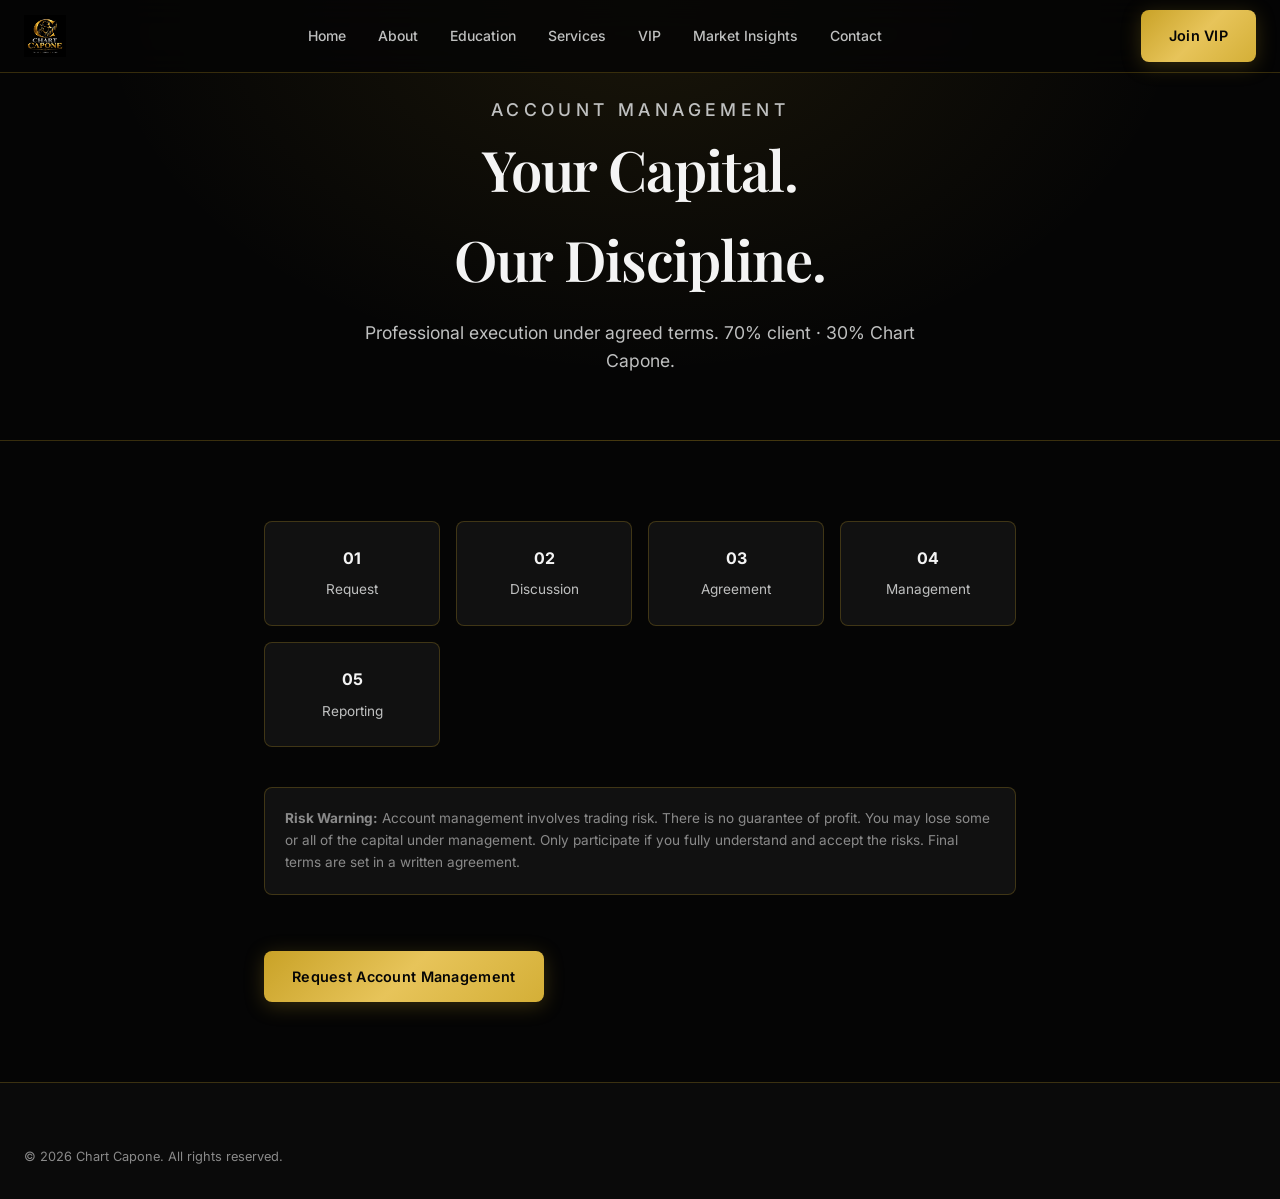
<file: pages/account-management.html>
<!DOCTYPE html>
<html lang="en">
<head>
  <meta charset="UTF-8" /><meta name="viewport" content="width=device-width, initial-scale=1.0" />
  <title>Account Management | Chart Capone</title>
  <link href="https://fonts.googleapis.com/css2?family=Inter:wght@400;500;600;700&family=Playfair+Display:wght@500;600;700&display=swap" rel="stylesheet" />
  <link rel="stylesheet" href="../css/styles.css" />
  <link rel="icon" href="../images/logo.jpeg" type="image/jpeg" />
</head>
<body>
  <header class="navbar" id="navbar"><div class="nav-inner">
    <a href="../index.html" class="nav-logo"><img src="../images/logo.jpeg" alt="Chart Capone" /></a>
    <nav class="nav-links"><a href="../index.html">Home</a><a href="about.html">About</a><a href="education.html">Education</a><a href="services.html">Services</a><a href="vip.html">VIP</a><a href="insights.html">Market Insights</a><a href="contact.html">Contact</a></nav>
    <a href="vip.html" class="btn btn-primary nav-cta">Join VIP</a>
    <button class="nav-toggle" id="navToggle" aria-label="Open menu"><span></span><span></span><span></span></button>
  </div></header>
  <div class="mobile-menu" id="mobileMenu">
    <a href="../index.html">Home</a><a href="about.html">About</a><a href="education.html">Education</a><a href="services.html">Services</a><a href="vip.html">VIP</a><a href="examples.html">Live Examples</a><a href="insights.html">Market Insights</a><a href="mentorship.html">Mentorship</a><a href="account-management.html">Account Management</a><a href="faq.html">FAQ</a><a href="contact.html">Contact</a>
  </div>
  <section class="page-hero"><div class="container"><p class="eyebrow">Account Management</p><h1>Your Capital.<br />Our Discipline.</h1><p>Professional execution under agreed terms. 70% client · 30% Chart Capone.</p></div></section>
  <section class="section"><div class="container" style="max-width:800px;margin:0 auto">
    <div style="display:grid;grid-template-columns:repeat(auto-fit,minmax(140px,1fr));gap:1rem;margin-bottom:2.5rem">
      <div class="card" style="text-align:center"><strong>01</strong><p style="font-size:0.85rem;color:var(--text-muted);margin-top:0.5rem">Request</p></div>
      <div class="card" style="text-align:center"><strong>02</strong><p style="font-size:0.85rem;color:var(--text-muted);margin-top:0.5rem">Discussion</p></div>
      <div class="card" style="text-align:center"><strong>03</strong><p style="font-size:0.85rem;color:var(--text-muted);margin-top:0.5rem">Agreement</p></div>
      <div class="card" style="text-align:center"><strong>04</strong><p style="font-size:0.85rem;color:var(--text-muted);margin-top:0.5rem">Management</p></div>
      <div class="card" style="text-align:center"><strong>05</strong><p style="font-size:0.85rem;color:var(--text-muted);margin-top:0.5rem">Reporting</p></div>
    </div>
    <div class="disclaimer">
      <strong>Risk Warning:</strong> Account management involves trading risk. There is no guarantee of profit. You may lose some or all of the capital under management. Only participate if you fully understand and accept the risks. Final terms are set in a written agreement.
    </div>
    <a href="contact.html" class="btn btn-primary" style="margin-top:1.5rem">Request Account Management</a>
  </div></section>
  <footer class="footer"><div class="container"><div class="footer-bottom" style="border:none;padding-top:0"><span>© 2026 Chart Capone. All rights reserved.</span></div></div></footer>
  <script src="../js/main.js"></script>
</body>
</html>
</file>
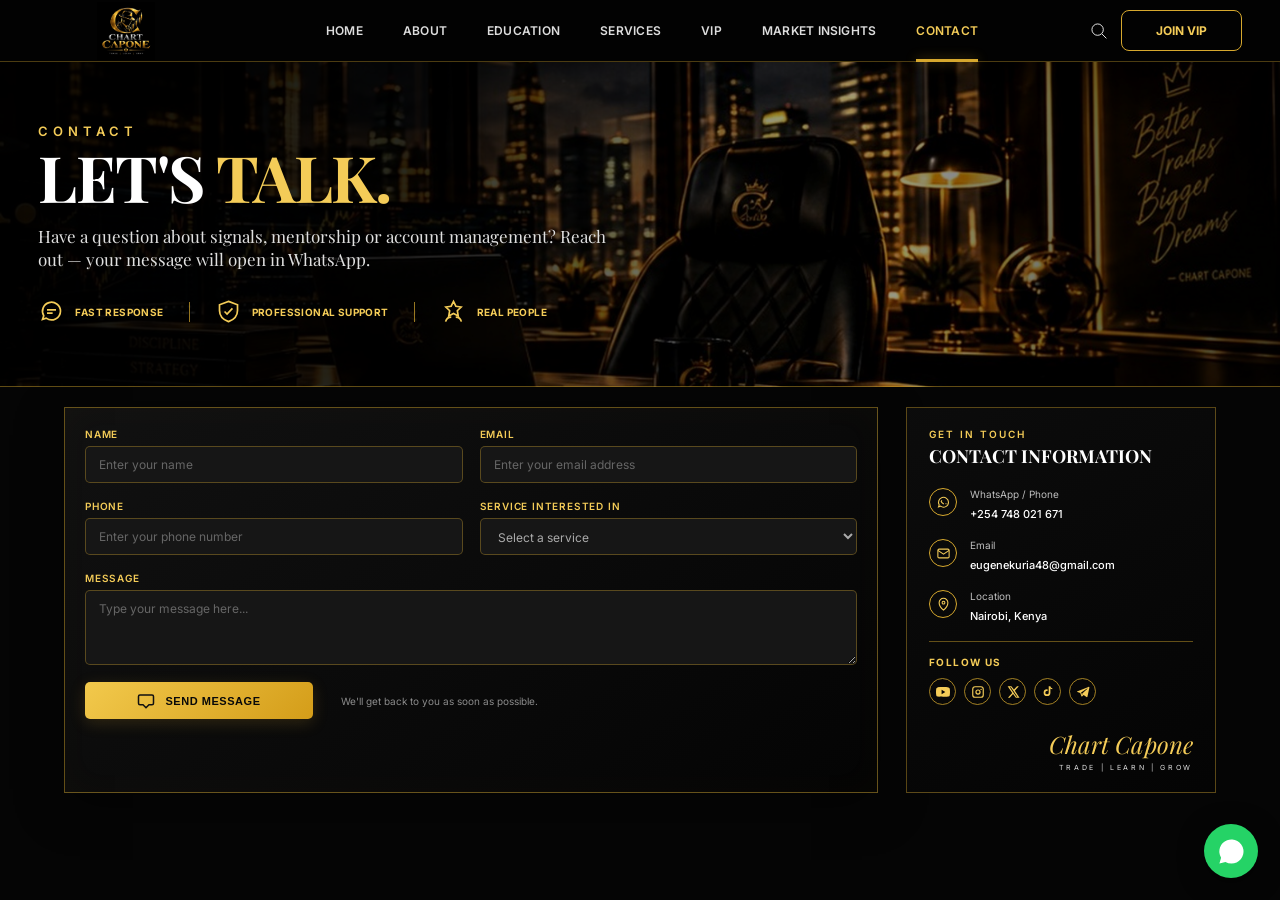
<file: pages/contact.html>
<!DOCTYPE html>
<html lang="en">
<head>
  <meta charset="UTF-8">
  <meta name="viewport" content="width=device-width, initial-scale=1.0">

  <title>Contact | Chart Capone</title>

  <meta name="description"
        content="Get in touch with Chart Capone for trading signals, mentorship and account management.">

  <link rel="icon" href="../images/logo.jpeg" type="image/jpeg">

  <link href="https://fonts.googleapis.com/css2?family=Inter:wght@400;500;600;700&family=Playfair+Display:wght@500;600;700;800&display=swap"
        rel="stylesheet">

  <style>

    /* =========================================================
       CHART CAPONE - CONTACT PAGE
       SELF CONTAINED STYLES
       ========================================================= */

    * {
      margin: 0;
      padding: 0;
      box-sizing: border-box;
    }

    :root {
      --black: #050505;
      --black-2: #0a0a0a;
      --black-3: #111111;

      --gold: #d6a82e;
      --gold-light: #f4cc58;
      --gold-dark: #8f6a12;

      --white: #ffffff;
      --muted: #aaa7a0;

      --border: rgba(214, 168, 46, 0.35);
    }

    html {
      scroll-behavior: smooth;
    }

    body {
      background: var(--black);
      color: var(--white);
      font-family: "Inter", sans-serif;
      min-height: 100vh;
      overflow-x: hidden;
    }

    a {
      color: inherit;
      text-decoration: none;
    }


    /* =========================================================
       NAVBAR
       ========================================================= */

    .navbar {
      height: 62px;
      background: rgba(3, 3, 3, 0.96);
      border-bottom: 1px solid rgba(214, 168, 46, 0.35);
      position: relative;
      z-index: 100;
    }

    .nav-inner {
      width: min(1410px, 94%);
      height: 100%;
      margin: auto;

      display: flex;
      align-items: center;
    }

    .nav-logo {
      display: flex;
      align-items: center;
      width: 190px;
    }

    .nav-logo img {
      width: 175px;
      height: 58px;
      object-fit: contain;
    }

    .nav-links {
      flex: 1;

      display: flex;
      justify-content: center;
      align-items: center;

      gap: 40px;
    }

    .nav-links a {
      font-size: 12px;
      font-weight: 600;
      color: #ddd;
      text-transform: uppercase;
      letter-spacing: 0.02em;

      height: 62px;

      display: flex;
      align-items: center;

      position: relative;

      transition: 0.25s ease;
    }

    .nav-links a:hover,
    .nav-links a.active {
      color: var(--gold-light);
    }

    .nav-links a.active::after {
      content: "";

      position: absolute;
      bottom: 0;
      left: 0;
      right: 0;

      height: 3px;

      background: var(--gold);
      box-shadow: 0 0 12px rgba(214, 168, 46, 0.45);
    }

    .nav-search {
      width: 45px;

      display: flex;
      justify-content: center;
      align-items: center;
    }

    .nav-search svg {
      width: 21px;
      height: 21px;
      stroke: white;
    }

    .vip-button {
      border: 1px solid var(--gold);
      border-radius: 8px;

      padding: 12px 34px;

      color: var(--gold-light);

      font-size: 12px;
      font-weight: 700;

      text-transform: uppercase;

      transition: 0.25s ease;
    }

    .vip-button:hover {
      background: var(--gold);
      color: #000;
      box-shadow: 0 0 20px rgba(214, 168, 46, 0.25);
    }



    /* =========================================================
       MOBILE HAMBURGER MENU
       ========================================================= */

    .nav-toggle {
      display: none;
      width: 44px;
      height: 44px;
      border: 1px solid var(--gold);
      border-radius: 7px;
      background: rgba(0,0,0,0.65);
      cursor: pointer;
      padding: 9px;
      align-items: center;
      justify-content: center;
      flex-direction: column;
      gap: 5px;
      flex-shrink: 0;
      z-index: 1101;
    }

    .nav-toggle span {
      display: block;
      width: 22px;
      height: 2px;
      background: var(--gold-light);
      border-radius: 2px;
      transition: transform 0.25s ease, opacity 0.25s ease;
    }

    .nav-toggle.active span:nth-child(1) {
      transform: translateY(7px) rotate(45deg);
    }

    .nav-toggle.active span:nth-child(2) {
      opacity: 0;
    }

    .nav-toggle.active span:nth-child(3) {
      transform: translateY(-7px) rotate(-45deg);
    }

    .mobile-menu {
      display: none;
      position: fixed;
      top: 65px;
      left: 0;
      right: 0;
      z-index: 1100;
      background: rgba(5,5,5,0.98);
      border-bottom: 1px solid rgba(214,168,46,0.45);
      box-shadow: 0 15px 35px rgba(0,0,0,0.55);
      padding: 12px 6%;
      flex-direction: column;
      max-height: calc(100vh - 65px);
      overflow-y: auto;
    }

    .mobile-menu.open {
      display: flex;
    }

    .mobile-menu a {
      padding: 14px 4px;
      color: #ddd;
      font-size: 13px;
      font-weight: 600;
      text-transform: uppercase;
      letter-spacing: 0.04em;
      border-bottom: 1px solid rgba(214,168,46,0.12);
    }

    .mobile-menu a:hover,
    .mobile-menu a.active {
      color: var(--gold-light);
    }

    .mobile-menu .mobile-vip {
      margin: 12px 0 4px;
      text-align: center;
      border: 1px solid var(--gold);
      border-radius: 6px;
      color: var(--gold-light);
    }

    /* =========================================================
       HERO
       ========================================================= */

    .hero {
      min-height: 325px;

      position: relative;

      display: flex;
      align-items: center;

      background:
        linear-gradient(
          90deg,
          rgba(0,0,0,0.94) 0%,
          rgba(0,0,0,0.84) 32%,
          rgba(0,0,0,0.35) 65%,
          rgba(0,0,0,0.75) 100%
        ),
        url("../images/contact-bg.jpg") center/cover no-repeat;

      border-bottom: 1px solid rgba(214, 168, 46, 0.45);
    }

    /*
      IMPORTANT:
      Put your contact background image here:

      images/contact-bg.jpg

      If your image has another name, change the path above.
    */

    .hero-content {
      width: min(1410px, 94%);
      margin: auto;
    }

    .hero-label {
      color: var(--gold-light);

      font-size: 13px;
      font-weight: 600;

      letter-spacing: 0.38em;
      text-transform: uppercase;

      margin-bottom: 8px;
    }

    .hero h1 {
      font-family: "Playfair Display", serif;

      font-size: clamp(54px, 5vw, 82px);

      line-height: 0.95;

      text-transform: uppercase;

      letter-spacing: -0.025em;

      margin-bottom: 18px;
    }

    .hero h1 span {
      color: var(--gold-light);
    }

    .hero-description {
      max-width: 580px;

      color: #e0e0e0;

      font-family: "Playfair Display", serif;

      font-size: 17px;

      line-height: 1.35;
    }


    /* =========================================================
       HERO FEATURES
       ========================================================= */

    .hero-features {
      display: flex;

      align-items: center;

      gap: 25px;

      margin-top: 27px;
    }

    .feature {
      display: flex;
      align-items: center;

      gap: 10px;
    }

    .feature svg {
      width: 27px;
      height: 27px;

      stroke: var(--gold-light);
      fill: none;

      stroke-width: 1.5;
    }

    .feature span {
      color: var(--gold-light);

      font-size: 10px;

      font-weight: 700;

      letter-spacing: 0.04em;

      text-transform: uppercase;
    }

    .feature-divider {
      width: 1px;
      height: 20px;

      background: var(--gold);
      opacity: 0.7;
    }


    /* =========================================================
       MAIN CONTACT AREA
       ========================================================= */

    .contact-area {
      width: min(1220px, 90%);

      margin: 20px auto 45px;

      display: grid;

      grid-template-columns: minmax(0, 1fr) 310px;

      gap: 28px;

      align-items: stretch;
    }


    /* =========================================================
       CONTACT FORM
       ========================================================= */

    .form-card {
      border: 1px solid rgba(214, 168, 46, 0.45);

      background:
        linear-gradient(
          145deg,
          rgba(18,18,18,0.94),
          rgba(4,4,4,0.96)
        );

      padding: 20px;

      box-shadow:
        inset 0 0 35px rgba(214, 168, 46, 0.025),
        0 12px 45px rgba(0,0,0,0.45);
    }

    .form-grid {
      display: grid;

      grid-template-columns: 1fr 1fr;

      gap: 17px;
    }

    .form-group {
      display: flex;

      flex-direction: column;

      gap: 6px;
    }

    .form-group.full {
      grid-column: 1 / -1;
    }

    label {
      color: var(--gold-light);

      font-size: 10px;

      font-weight: 600;

      text-transform: uppercase;

      letter-spacing: 0.08em;
    }

    input,
    select,
    textarea {
      width: 100%;

      border: 1px solid rgba(214, 168, 46, 0.35);

      background: #161616;

      color: white;

      border-radius: 5px;

      padding: 10px 13px;

      font-family: "Inter", sans-serif;

      font-size: 12px;

      outline: none;

      transition: 0.2s ease;
    }

    input,
    select {
      height: 37px;
    }

    textarea {
      height: 75px;

      resize: vertical;
    }

    input::placeholder,
    textarea::placeholder {
      color: #666;
    }

    input:focus,
    select:focus,
    textarea:focus {
      border-color: var(--gold-light);

      box-shadow:
        0 0 0 2px rgba(214, 168, 46, 0.07);
    }

    select {
      appearance: auto;
      color: #aaa;
    }

    .form-bottom {
      margin-top: 17px;

      display: flex;

      align-items: center;

      gap: 28px;
    }

    .send-button {
      height: 37px;

      min-width: 228px;

      border: none;

      border-radius: 5px;

      background:
        linear-gradient(
          135deg,
          #f2c94c,
          #d49d19
        );

      color: #090909;

      font-size: 11px;

      font-weight: 800;

      letter-spacing: 0.05em;

      text-transform: uppercase;

      cursor: pointer;

      display: flex;

      justify-content: center;

      align-items: center;

      gap: 10px;

      box-shadow:
        0 4px 16px rgba(214, 168, 46, 0.18);

      transition: 0.25s ease;
    }

    .send-button:hover {
      transform: translateY(-2px);

      box-shadow:
        0 8px 25px rgba(214, 168, 46, 0.3);
    }

    .send-button svg {
      width: 18px;
      height: 18px;

      fill: none;

      stroke: #111;

      stroke-width: 2;
    }

    .form-note {
      color: #8b8b8b;

      font-size: 10px;
    }


    /* =========================================================
       CONTACT INFORMATION
       ========================================================= */

    .contact-info {
      border: 1px solid rgba(214, 168, 46, 0.4);

      padding: 20px 22px;

      background:
        linear-gradient(
          150deg,
          rgba(12,12,12,0.97),
          rgba(4,4,4,0.98)
        );
    }

    .info-eyebrow {
      color: var(--gold-light);

      font-size: 10px;

      font-weight: 600;

      text-transform: uppercase;

      letter-spacing: 0.2em;

      margin-bottom: 4px;
    }

    .contact-info h2 {
      font-family: "Playfair Display", serif;

      font-size: 18px;

      text-transform: uppercase;

      margin-bottom: 20px;
    }

    .info-item {
      display: flex;

      gap: 13px;

      margin-bottom: 17px;
    }

    .info-icon {
      flex-shrink: 0;

      width: 28px;
      height: 28px;

      display: flex;

      align-items: center;
      justify-content: center;

      border: 1px solid var(--gold);

      border-radius: 50%;
    }

    .info-icon svg {
      width: 15px;
      height: 15px;

      stroke: var(--gold-light);

      fill: none;

      stroke-width: 1.7;
    }

    .info-item small {
      display: block;

      color: #bdbdbd;

      font-size: 10px;

      margin-bottom: 2px;
    }

    .info-item strong {
      color: white;

      font-size: 11px;

      font-weight: 500;

      line-height: 1.35;
    }

    .info-divider {
      height: 1px;

      background: rgba(214, 168, 46, 0.45);

      margin: 7px 0 14px;
    }

    .follow-title {
      color: var(--gold-light);

      font-size: 10px;

      text-transform: uppercase;

      font-weight: 700;

      letter-spacing: 0.14em;

      margin-bottom: 10px;
    }

    .socials {
      display: flex;

      gap: 8px;
    }

    .socials a {
      width: 27px;
      height: 27px;

      border: 1px solid rgba(214, 168, 46, 0.75);

      border-radius: 50%;

      display: flex;

      align-items: center;
      justify-content: center;

      color: var(--gold-light);

      transition: 0.25s ease;
    }

    .socials a:hover {
      background: var(--gold);

      color: #000;

      transform: translateY(-2px);
    }

    .socials svg {
      width: 14px;
      height: 14px;

      fill: currentColor;
    }

    .contact-signature {
      margin-top: 23px;

      text-align: right;

      font-family: "Playfair Display", serif;

      font-size: 24px;

      font-style: italic;

      color: var(--gold-light);
    }

    .contact-tagline {
      text-align: right;

      margin-top: 3px;

      color: #ddd;

      font-size: 7px;

      letter-spacing: 0.38em;

      text-transform: uppercase;
    }


    /* =========================================================
       WHATSAPP FLOAT
       ========================================================= */

    .whatsapp {
      position: fixed;

      right: 22px;
      bottom: 22px;

      width: 54px;
      height: 54px;

      background: #25D366;

      border-radius: 50%;

      display: flex;

      align-items: center;
      justify-content: center;

      z-index: 500;

      box-shadow:
        0 5px 25px rgba(0,0,0,0.5);

      transition: 0.25s ease;
    }

    .whatsapp:hover {
      transform: scale(1.08);
    }

    .whatsapp svg {
      width: 29px;
      height: 29px;

      fill: white;
    }


    /* =========================================================
       MOBILE
       ========================================================= */

    @media (max-width: 1000px) {

      .nav-links {
        gap: 20px;
      }

      .nav-logo {
        width: 150px;
      }

      .nav-logo img {
        width: 145px;
      }

      .contact-area {
        grid-template-columns: 1fr;
      }

      .contact-info {
        display: grid;

        grid-template-columns: 1fr 1fr;

        column-gap: 30px;
      }

      .contact-info h2,
      .info-eyebrow {
        grid-column: 1 / -1;
      }

      .info-divider,
      .follow-title,
      .socials,
      .contact-signature,
      .contact-tagline {
        grid-column: 1 / -1;
      }
    }


    @media (max-width: 760px) {

      .navbar {
        height: 65px;
      }

      .nav-inner {
        justify-content: space-between;
      }

      .nav-links,
      .nav-search,
      .vip-button {
        display: none;
      }

      .nav-toggle {
        display: flex;
      }

      .nav-logo {
        width: auto;
      }

      .nav-logo img {
        width: 150px;
      }

      .hero {
        min-height: 400px;

        background-position: center;
      }

      .hero-content {
        width: 88%;
      }

      .hero h1 {
        font-size: 53px;
      }

      .hero-description {
        font-size: 15px;
      }

      .hero-features {
        flex-wrap: wrap;

        gap: 12px 18px;
      }

      .feature-divider {
        display: none;
      }

      .contact-area {
        width: 92%;

        margin-top: 18px;
      }

      .form-grid {
        grid-template-columns: 1fr;
      }

      .form-group.full {
        grid-column: auto;
      }

      .form-bottom {
        flex-direction: column;

        align-items: flex-start;

        gap: 12px;
      }

      .send-button {
        width: 100%;
      }

      .contact-info {
        display: block;
      }

      .contact-signature,
      .contact-tagline {
        text-align: left;
      }
    }

  </style>
</head>


<body>


<!-- =========================================================
     NAVIGATION
     ========================================================= -->

<header class="navbar">

  <div class="nav-inner">

    <a href="../index.html" class="nav-logo">
      <img src="../images/logo.jpeg" alt="Chart Capone">
    </a>

    <nav class="nav-links">

      <a href="../index.html">Home</a>

      <a href="about.html">About</a>

      <a href="education.html">Education</a>

      <a href="services.html">Services</a>

      <a href="vip.html">VIP</a>

      <a href="insights.html">Market Insights</a>

      <a href="contact.html" class="active">Contact</a>

    </nav>


    <!-- Search -->

    <div class="nav-search">

      <svg viewBox="0 0 24 24" fill="none">
        <circle cx="11" cy="11" r="6.5"/>
        <path d="M16 16L21 21"/>
      </svg>

    </div>


    <a href="vip.html" class="vip-button">
      Join VIP
    </a>

    <button
      class="nav-toggle"
      id="navToggle"
      type="button"
      aria-label="Open navigation menu"
      aria-expanded="false"
      aria-controls="mobileMenu"
    >
      <span></span>
      <span></span>
      <span></span>
    </button>

  </div>

</header>

<div class="mobile-menu" id="mobileMenu">
  <a href="../index.html">Home</a>
  <a href="about.html">About</a>
  <a href="education.html">Education</a>
  <a href="services.html">Services</a>
  <a href="vip.html">VIP</a>
  <a href="insights.html">Market Insights</a>
  <a href="contact.html" class="active">Contact</a>
  <a href="vip.html" class="mobile-vip">Join VIP</a>
</div>



<!-- =========================================================
     HERO
     ========================================================= -->

<section class="hero">

  <div class="hero-content">

    <div class="hero-label">
      Contact
    </div>

    <h1>
      Let's <span>Talk.</span>
    </h1>

    <p class="hero-description">
      Have a question about signals, mentorship or account management?
      Reach out — your message will open in WhatsApp.
    </p>


    <div class="hero-features">

      <!-- Fast Response -->

      <div class="feature">

        <svg viewBox="0 0 24 24">
          <path d="M20 11.5a8 8 0 0 1-12.7 6.4L4 19l1.1-3.2A8 8 0 1 1 20 11.5Z"/>
          <path d="M8 10.5h8M8 13.5h5"/>
        </svg>

        <span>Fast Response</span>

      </div>


      <div class="feature-divider"></div>


      <!-- Professional Support -->

      <div class="feature">

        <svg viewBox="0 0 24 24">
          <path d="M12 3l8 3v5c0 5-3.5 8.3-8 10-4.5-1.7-8-5-8-10V6l8-3Z"/>
          <path d="m8.5 12 2.2 2.2 4.8-5"/>
        </svg>

        <span>Professional Support</span>

      </div>


      <div class="feature-divider"></div>


      <!-- Real People -->

      <div class="feature">

        <svg viewBox="0 0 24 24">
          <path d="M12 3l2.1 4.3 4.7.7-3.4 3.3.8 4.7-4.2-2.2-4.2 2.2.8-4.7-3.4-3.3 4.7-.7L12 3Z"/>
          <path d="M5 21c.6-2.6 2.6-4 5-4M19 21c-.6-2.6-2.6-4-5-4"/>
        </svg>

        <span>Real People</span>

      </div>

    </div>

  </div>

</section>



<!-- =========================================================
     CONTACT AREA
     ========================================================= -->

<section class="contact-area">


  <!-- =======================================================
       FORM
       ======================================================= -->

  <div class="form-card">

    <form id="contactForm">

      <div class="form-grid">


        <!-- NAME -->

        <div class="form-group">

          <label for="name">
            Name
          </label>

          <input
            type="text"
            id="name"
            placeholder="Enter your name"
            required
          >

        </div>


        <!-- EMAIL -->

        <div class="form-group">

          <label for="email">
            Email
          </label>

          <input
            type="email"
            id="email"
            placeholder="Enter your email address"
            required
          >

        </div>


        <!-- PHONE -->

        <div class="form-group">

          <label for="phone">
            Phone
          </label>

          <input
            type="tel"
            id="phone"
            placeholder="Enter your phone number"
          >

        </div>


        <!-- SERVICE -->

        <div class="form-group">

          <label for="service">
            Service Interested In
          </label>

          <select id="service">

            <option value="">
              Select a service
            </option>

            <option>
              Free Weekly Signals
            </option>

            <option>
              Premium Signals
            </option>

            <option>
              Account Management
            </option>

            <option>
              Mentorship
            </option>

            <option>
              General Question
            </option>

          </select>

        </div>


        <!-- MESSAGE -->

        <div class="form-group full">

          <label for="message">
            Message
          </label>

          <textarea
            id="message"
            placeholder="Type your message here..."
            required
          ></textarea>

        </div>


      </div>


      <!-- BUTTON -->

      <div class="form-bottom">

        <button
          type="submit"
          class="send-button"
        >

          <svg viewBox="0 0 24 24">
            <path d="M20 4H4a2 2 0 0 0-2 2v9a2 2 0 0 0 2 2h4l4 4 4-4h4a2 2 0 0 0 2-2V6a2 2 0 0 0-2-2Z"/>
          </svg>

          Send Message

        </button>


        <span class="form-note">
          We'll get back to you as soon as possible.
        </span>

      </div>

    </form>

  </div>



  <!-- =======================================================
       CONTACT INFORMATION
       ======================================================= -->

  <aside class="contact-info">

    <div class="info-eyebrow">
      Get In Touch
    </div>

    <h2>
      Contact Information
    </h2>


    <!-- WHATSAPP -->

    <div class="info-item">

      <div class="info-icon">

        <svg viewBox="0 0 24 24">
          <path d="M20 11.5a8 8 0 0 1-12.7 6.4L4 19l1.1-3.2A8 8 0 1 1 20 11.5Z"/>
          <path d="M8 9.5c.5 2.4 2.2 4 4.5 5M8.5 9.5l1-1M15.5 14.5l1-1"/>
        </svg>

      </div>

      <div>

        <small>WhatsApp / Phone</small>

        <strong>
          +254 748 021 671
        </strong>

      </div>

    </div>


    <!-- EMAIL -->

    <div class="info-item">

      <div class="info-icon">

        <svg viewBox="0 0 24 24">
          <rect x="3" y="5" width="18" height="14" rx="2"/>
          <path d="m3 7 9 6 9-6"/>
        </svg>

      </div>

      <div>

        <small>Email</small>

        <strong>
          eugenekuria48@gmail.com
        </strong>

      </div>

    </div>


    <!-- LOCATION -->

    <div class="info-item">

      <div class="info-icon">

        <svg viewBox="0 0 24 24">
          <path d="M12 21s7-6.1 7-12a7 7 0 1 0-14 0c0 5.9 7 12 7 12Z"/>
          <circle cx="12" cy="9" r="2.2"/>
        </svg>

      </div>

      <div>

        <small>Location</small>

        <strong>
          Nairobi, Kenya
        </strong>

      </div>

    </div>


    <div class="info-divider"></div>


    <!-- SOCIAL MEDIA -->

    <div class="follow-title">
      Follow Us
    </div>

    <div class="socials">


      <!-- YouTube -->

      <a
        href="https://www.youtube.com/@Chartcapone-n8v"
        target="_blank"
        rel="noopener"
        aria-label="YouTube"
        title="YouTube"
      >

        <svg viewBox="0 0 24 24">
          <path d="M23.5 6.2a3 3 0 0 0-2.1-2.1C19.5 3.5 12 3.5 12 3.5s-7.5 0-9.4.6A3 3 0 0 0 .5 6.2 31.7 31.7 0 0 0 0 12a31.7 31.7 0 0 0 .5 5.8 3 3 0 0 0 2.1 2.1c1.9.6 9.4.6 9.4.6s7.5 0 9.4-.6a3 3 0 0 0 2.1-2.1A31.7 31.7 0 0 0 24 12a31.7 31.7 0 0 0-.5-5.8ZM9.6 15.8V8.2L16 12l-6.4 3.8Z"/>
        </svg>

      </a>


      <!-- Instagram -->

      <a
        href="https://www.instagram.com/chartcapone/"
        target="_blank"
        rel="noopener"
        aria-label="Instagram"
        title="Instagram"
      >

        <svg viewBox="0 0 24 24">

          <path d="M7 2h10a5 5 0 0 1 5 5v10a5 5 0 0 1-5 5H7a5 5 0 0 1-5-5V7a5 5 0 0 1 5-5Zm0 2a3 3 0 0 0-3 3v10a3 3 0 0 0 3 3h10a3 3 0 0 0 3-3V7a3 3 0 0 0-3-3H7Zm5 3.5A4.5 4.5 0 1 1 7.5 12 4.5 4.5 0 0 1 12 7.5Zm0 2A2.5 2.5 0 1 0 14.5 12 2.5 2.5 0 0 0 12 9.5Zm5.25-3.25a1.25 1.25 0 1 1-1.25 1.25 1.25 0 0 1-1.25-1.25 1.25 1.25 0 0 1 1.25 1.25Z"/>

        </svg>

      </a>


      <!-- X -->

      <a
        href="#"
        target="_blank"
        rel="noopener"
        aria-label="X"
        title="X"
      >

        <svg viewBox="0 0 24 24">

          <path d="M18.9 2H22l-6.77 7.74L23.2 22h-6.24l-4.89-6.39L6.48 22H3.36l7.24-8.28L2.8 2h6.4l4.42 5.84L18.9 2Zm-1.09 17.99h1.73L8.28 3.9H6.42l11.39 16.09Z"/>

        </svg>

      </a>


      <!-- TikTok -->

      <a
        href="https://www.tiktok.com/@user56232747471242"
        target="_blank"
        rel="noopener"
        aria-label="TikTok"
        title="TikTok"
      >

        <svg viewBox="0 0 24 24">

          <path d="M19.6 7.1a5.8 5.8 0 0 1-3.5-1.2v7.3a5.8 5.8 0 1 1-5.8-5.8c.3 0 .7 0 1 .1v2.9a2.9 2.9 0 1 0 1.9 2.8V2h2.9c.2 1.7 1.5 3 3.2 3.2v1.9h.3Z"/>

        </svg>

      </a>


      <!-- Telegram -->

      <a
        href="#"
        target="_blank"
        rel="noopener"
        aria-label="Telegram"
        title="Telegram"
      >

        <svg viewBox="0 0 24 24">

          <path d="M21.4 3.3 2.7 10.5c-1.3.5-1.3 1.2-.2 1.5l4.8 1.5 1.8 5.5c.2.6.1.8.7.8.5 0 .7-.2 1-.4l2.3-2.2 4.8 3.5c.9.5 1.6.3 1.8-.8l3.2-15.2c.3-1.4-.5-2-1.5-1.4ZM8.1 13.1l10.9-6.9c.5-.3 1-.1.6.2l-8.8 8-.3 3.1-1.4-4.4-1-.3Z"/>

        </svg>

      </a>

    </div>


    <div class="contact-signature">
      Chart Capone
    </div>

    <div class="contact-tagline">
      Trade | Learn | Grow
    </div>

  </aside>

</section>



<!-- =========================================================
     WHATSAPP FLOATING BUTTON
     ========================================================= -->

<a
  href="https://wa.me/254748021671?text=Hi%20Chart%20Capone%2C%20I%27m%20interested%20in%20your%20services."
  class="whatsapp"
  target="_blank"
  rel="noopener"
  aria-label="Chat with Chart Capone on WhatsApp"
>

  <svg viewBox="0 0 24 24">

    <path d="M17.472 14.382c-.297-.149-1.758-.867-2.03-.967-.273-.099-.471-.148-.67.15-.197.297-.767.966-.94 1.164-.173.199-.347.223-.644.075-.297-.15-1.255-.463-2.39-1.475-.883-.788-1.48-1.761-1.653-2.059-.173-.297-.018-.458.13-.606.134-.133.298-.347.446-.52.149-.174.198-.298.198-.198.099-.198.05-.371-.025-.52-.075-.149-.669-1.612-.916-2.207-.242-.579-.487-.5-.669-.51-.173-.008-.371-.01-.57-.01-.198 0-.52.074-.792.372-.272.297-1.04 1.016-1.04 2.479 0 1.462 1.065 2.875 1.213 3.074.149.198 2.096 3.2 5.077 4.487.709.306 1.262.489 1.694.625.712.227 1.36.195 1.871.118.571-.085 1.758-.719 2.006-1.413.248-.694.248-1.289.173-1.413-.074-.124-.272-.198-.57-.347Z"/>

    <path d="M12 22a10 10 0 0 1-5.02-1.35L2 22l1.38-4.82A10 10 0 1 1 12 22Z"/>

  </svg>

</a>




<!-- =========================================================
     MOBILE NAVIGATION SCRIPT
     ========================================================= -->
<script>
  const navToggle = document.getElementById("navToggle");
  const mobileMenu = document.getElementById("mobileMenu");

  if (navToggle && mobileMenu) {
    navToggle.addEventListener("click", function () {
      const isOpen = mobileMenu.classList.toggle("open");
      navToggle.classList.toggle("active", isOpen);
      navToggle.setAttribute("aria-expanded", String(isOpen));
      navToggle.setAttribute(
        "aria-label",
        isOpen ? "Close navigation menu" : "Open navigation menu"
      );
    });

    mobileMenu.querySelectorAll("a").forEach(function (link) {
      link.addEventListener("click", function () {
        mobileMenu.classList.remove("open");
        navToggle.classList.remove("active");
        navToggle.setAttribute("aria-expanded", "false");
        navToggle.setAttribute("aria-label", "Open navigation menu");
      });
    });

    window.addEventListener("resize", function () {
      if (window.innerWidth > 760) {
        mobileMenu.classList.remove("open");
        navToggle.classList.remove("active");
        navToggle.setAttribute("aria-expanded", "false");
      }
    });
  }
</script>

<!-- =========================================================
     WHATSAPP FORM SCRIPT
     ========================================================= -->

<script>

  document
    .getElementById("contactForm")
    .addEventListener("submit", function(event) {

      event.preventDefault();

      const name =
        document.getElementById("name").value.trim();

      const email =
        document.getElementById("email").value.trim();

      const phone =
        document.getElementById("phone").value.trim();

      const service =
        document.getElementById("service").value;

      const message =
        document.getElementById("message").value.trim();


      const whatsappMessage =
`Hello Chart Capone,

I would like to get in touch.

Name: ${name}
Email: ${email}
Phone: ${phone || "Not provided"}
Service: ${service || "General Question"}

Message:
${message}`;


      const whatsappURL =
        "https://wa.me/254748021671?text=" +
        encodeURIComponent(whatsappMessage);


      window.open(
        whatsappURL,
        "_blank",
        "noopener"
      );

    });

</script>


</body>
</html>
</file>
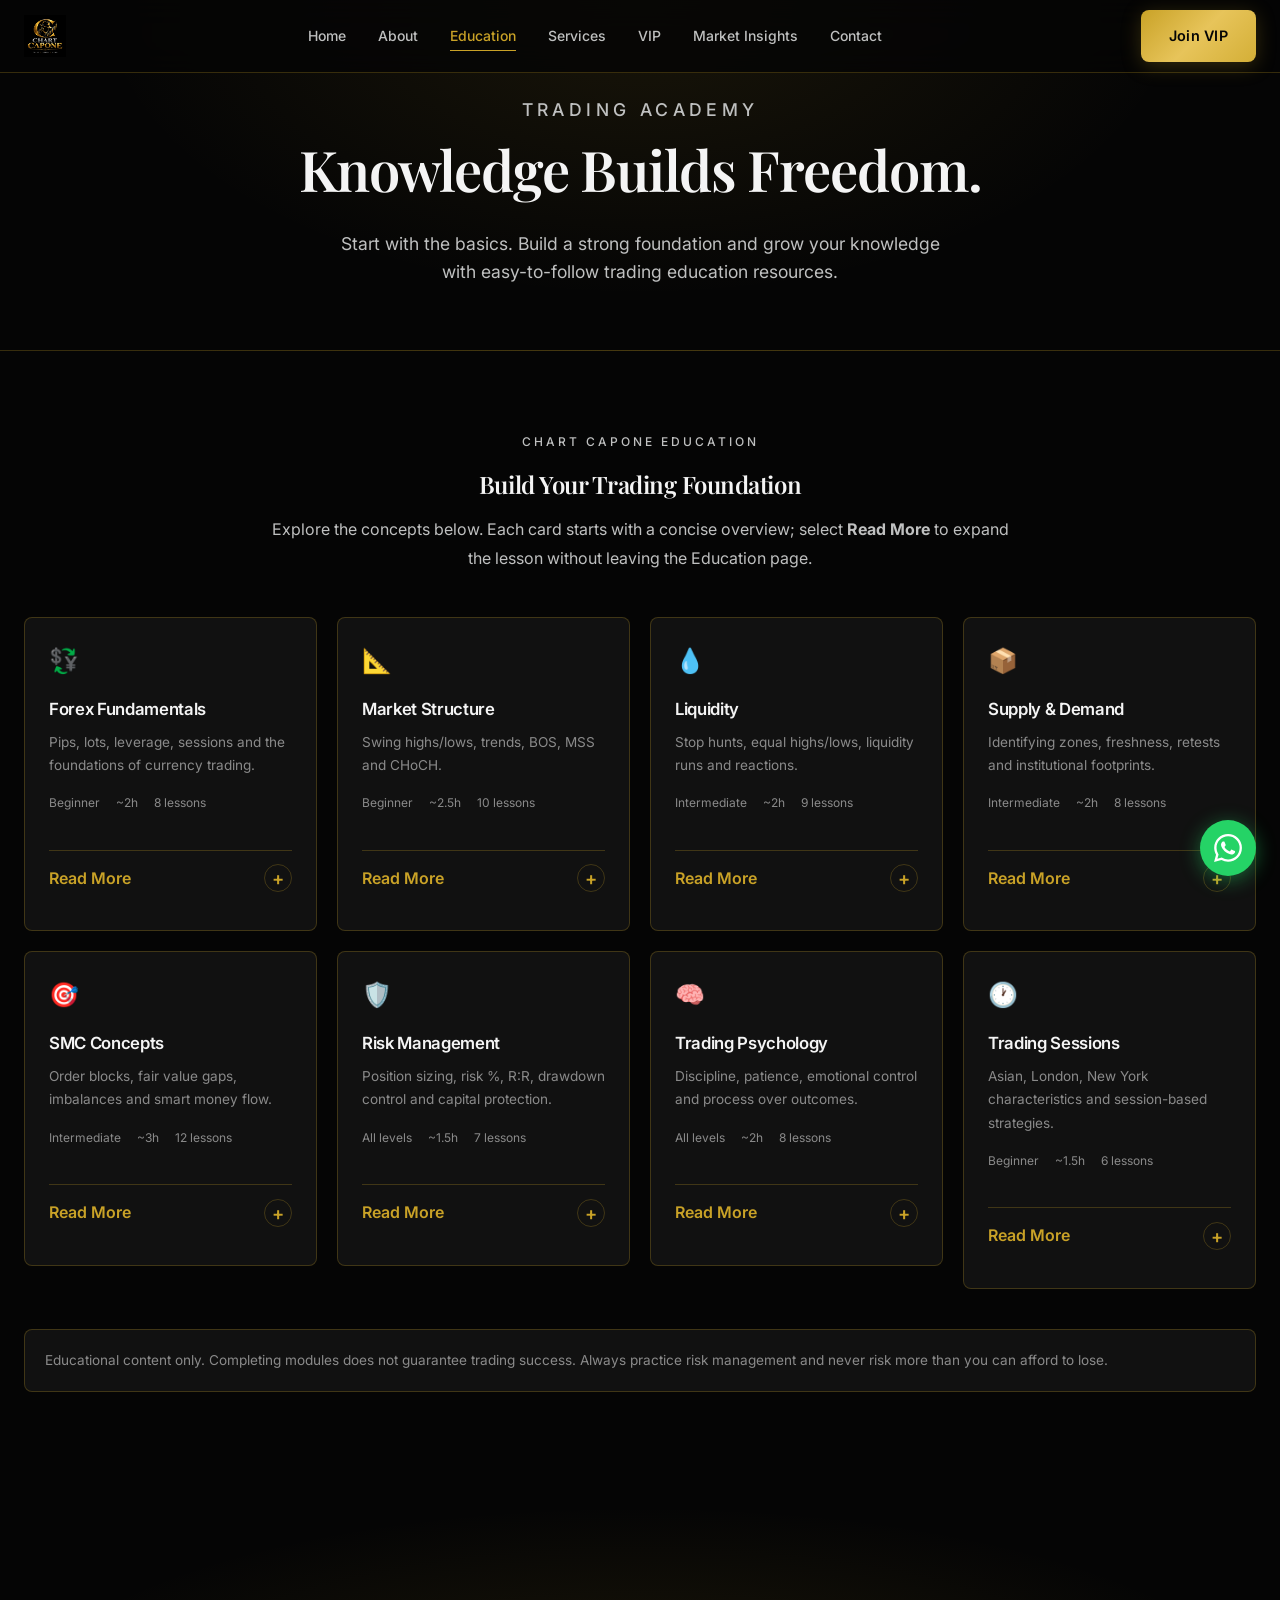
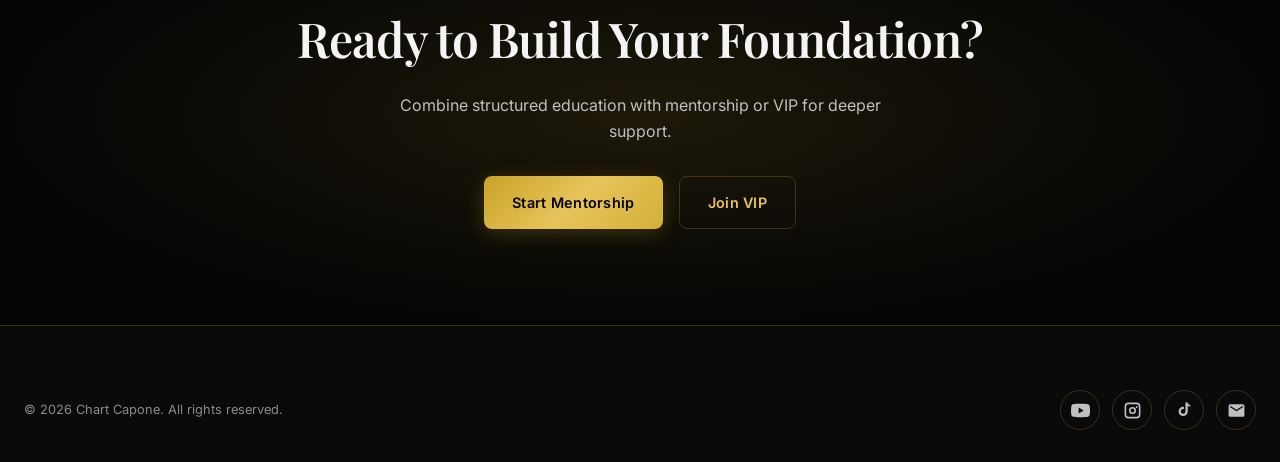
<file: pages/education.html>
<!DOCTYPE html>
<html lang="en">
<head>
  <meta charset="UTF-8" />
  <meta name="viewport" content="width=device-width, initial-scale=1.0" />
  <title>Trading Education | Chart Capone</title>
  <meta name="description" content="Learn forex trading concepts including market structure, liquidity, supply and demand, risk management and Smart Money Concepts (SMC) with Chart Capone." />
  <link href="https://fonts.googleapis.com/css2?family=Inter:wght@400;500;600;700&family=Playfair+Display:wght@500;600;700&display=swap" rel="stylesheet" />
  <link rel="stylesheet" href="../css/styles.css" />
  <link rel="icon" href="../images/logo.jpeg" type="image/jpeg" />
</head>

<body>
  <header class="navbar" id="navbar">
    <div class="nav-inner">
      <a href="../index.html" class="nav-logo">
        <img src="../images/logo.jpeg" alt="Chart Capone" />
      </a>

      <nav class="nav-links">
        <a href="../index.html">Home</a>
        <a href="about.html">About</a>
        <a href="education.html" class="active">Education</a>
        <a href="services.html">Services</a>
        <a href="vip.html">VIP</a>
        <a href="insights.html">Market Insights</a>
        <a href="contact.html">Contact</a>
      </nav>

      <a href="vip.html" class="btn btn-primary nav-cta">Join VIP</a>

      <button class="nav-toggle" id="navToggle" aria-label="Open menu" aria-expanded="false">
        <span></span><span></span><span></span>
      </button>
    </div>
  </header>

  <div class="mobile-menu" id="mobileMenu">
    <a href="../index.html">Home</a>
    <a href="about.html">About</a>
    <a href="education.html">Education</a>
    <a href="services.html">Services</a>
    <a href="vip.html">VIP</a>
    <a href="examples.html">Live Examples</a>
    <a href="insights.html">Market Insights</a>
    <a href="mentorship.html">Mentorship</a>
    <a href="account-management.html">Account Management</a>
    <a href="faq.html">FAQ</a>
    <a href="contact.html">Contact</a>
    <a href="vip.html" class="btn btn-primary" style="margin-top:1rem">Join VIP</a>
  </div>

  <section class="page-hero">
    <div class="container">
      <p class="eyebrow">Trading Academy</p>
      <h1>Knowledge Builds Freedom.</h1>
      <p>
        Start with the basics. Build a strong foundation and grow your knowledge
        with easy-to-follow trading education resources.
      </p>
    </div>
  </section>

  <section class="section education-section">
    <div class="container">

      <div class="edu-intro">
        <p class="eyebrow">Chart Capone Education</p>
        <h2>Build Your Trading Foundation</h2>
        <p>
          Explore the concepts below. Each card starts with a concise overview;
          select <strong>Read More</strong> to expand the lesson without leaving
          the Education page.
        </p>
      </div>

      <div class="edu-grid">

        <!-- FOREX FUNDAMENTALS -->
        <article class="card edu-card edu-expandable">
          <div class="icon">💱</div>
          <h3>Forex Fundamentals</h3>
          <p>Pips, lots, leverage, sessions and the foundations of currency trading.</p>

          <div class="edu-meta">
            <span>Beginner</span><span>~2h</span><span>8 lessons</span>
          </div>

          <button class="read-more-btn" type="button" aria-expanded="false">
            <span>Read More</span><span class="read-more-icon">+</span>
          </button>

          <div class="edu-details">
            <p>
              This module introduces the foundations of currency trading,
              including the basic language and concepts a beginner needs before
              moving into advanced price-action topics.
            </p>
            <p>
              <strong>Topics shown in this academy:</strong> pips, lots,
              leverage, trading sessions and the foundations of currency trading.
            </p>
            <p class="detail-note">
              The supplied education material did not include a longer
              Forex Fundamentals lesson, so the existing module description has
              been preserved rather than adding unsupported material.
            </p>
          </div>
        </article>

        <!-- MARKET STRUCTURE -->
        <article class="card edu-card edu-expandable">
          <div class="icon">📐</div>
          <h3>Market Structure</h3>
          <p>Swing highs/lows, trends, BOS, MSS and CHoCH.</p>

          <div class="edu-meta">
            <span>Beginner</span><span>~2.5h</span><span>10 lessons</span>
          </div>

          <button class="read-more-btn" type="button" aria-expanded="false">
            <span>Read More</span><span class="read-more-icon">+</span>
          </button>

          <div class="edu-details">
            <figure class="education-chart"><img src="../images/market-structure.png" alt="Chart example showing market structure, BOS and MSS"><figcaption>Market structure example: BOS and MSS.</figcaption></figure>
            <h4>Understanding Market Structure</h4>
            <p>
              Market structure is the way price organizes its highs and lows
              over time.
            </p>
            <p>
              Understanding structure can help traders determine whether a
              market is showing bullish, bearish, or changing conditions.
            </p>

            <h4>Basic Structure</h4>
            <p>A bullish market may create:</p>
            <p class="structure-line">Higher High → Higher Low → Higher High</p>

            <p>A bearish market may create:</p>
            <p class="structure-line">Lower Low → Lower High → Lower Low</p>

            <p>
              These relationships help traders understand the current price
              environment.
            </p>

            <h4>BOS — Break of Structure</h4>
            <p>
              A Break of Structure (BOS) occurs when price breaks an important
              structural high or low.
            </p>
            <p>
              Traders often use BOS to help identify continuation in the
              current direction.
            </p>

            <h4>MSS / CHoCH</h4>
            <p>
              A Market Structure Shift (MSS) or Change of Character (CHoCH) is
              commonly used to describe a potential change in the behavior of
              price.
            </p>
            <p><strong>However:</strong> One structure break doesn't automatically
              mean the entire trend has reversed. Context matters.</p>

            <h4>Chart Capone Perspective</h4>
            <p>
              We study structure alongside liquidity, supply &amp; demand, and
              price reaction.
            </p>
            <p>
              The objective isn't to predict every candle. It's to understand
              what price is doing before deciding what to do.
            </p>

            <a href="mentorship.html" class="detail-link">→ Explore Chart Capone SMC</a>
          </div>
        </article>

        <!-- LIQUIDITY -->
        <article class="card edu-card edu-expandable">
          <div class="icon">💧</div>
          <h3>Liquidity</h3>
          <p>Stop hunts, equal highs/lows, liquidity runs and reactions.</p>

          <div class="edu-meta">
            <span>Intermediate</span><span>~2h</span><span>9 lessons</span>
          </div>

          <button class="read-more-btn" type="button" aria-expanded="false">
            <span>Read More</span><span class="read-more-icon">+</span>
          </button>

          <div class="edu-details">
            <figure class="education-chart"><img src="../images/liquidity.png" alt="Chart example showing swing highs, swing lows and previous day high"><figcaption>Liquidity example: swing highs, swing lows and previous-day high.</figcaption></figure>
            <h4>Understanding Liquidity in Forex</h4>
            <p>
              Liquidity is one of the most important concepts in modern
              price-action trading.
            </p>
            <p>
              In simple terms, liquidity refers to areas where a large amount
              of buying or selling interest may exist. Traders often watch
              areas around previous highs and lows, equal highs and lows, and
              other obvious price levels.
            </p>

            <h4>Where Can Liquidity Be Found?</h4>
            <p>Common areas include:</p>
            <ul>
              <li>Previous highs</li>
              <li>Previous lows</li>
              <li>Equal highs</li>
              <li>Equal lows</li>
              <li>Session highs and lows</li>
              <li>Obvious swing points</li>
            </ul>

            <p>
              For example, when several traders place stop-loss orders around
              a similar high, that area may become an important liquidity zone.
            </p>

            <h4>Liquidity Sweeps</h4>
            <p>
              Price doesn't always move directly toward its eventual direction.
              Sometimes price briefly moves beyond an obvious high or low before
              reversing.
            </p>
            <p>
              This is commonly referred to as a liquidity sweep or liquidity grab.
            </p>
            <p><strong>The important lesson:</strong></p>
            <p>
              A liquidity sweep by itself is not automatically a trading signal.
              The surrounding market structure and price reaction still matter.
            </p>

            <h4>Chart Capone Perspective</h4>
            <p>
              At Chart Capone, liquidity is studied together with market
              structure and supply &amp; demand rather than treated as an
              isolated entry signal.
            </p>

            <a href="mentorship.html" class="detail-link">→ Explore Mentorship</a>
          </div>
        </article>

        <!-- SUPPLY & DEMAND -->
        <article class="card edu-card edu-expandable">
          <div class="icon">📦</div>
          <h3>Supply &amp; Demand</h3>
          <p>Identifying zones, freshness, retests and institutional footprints.</p>

          <div class="edu-meta">
            <span>Intermediate</span><span>~2h</span><span>8 lessons</span>
          </div>

          <button class="read-more-btn" type="button" aria-expanded="false">
            <span>Read More</span><span class="read-more-icon">+</span>
          </button>

          <div class="edu-details">
            <figure class="education-chart"><img src="../images/supply-demand.png" alt="Chart example showing supply and demand zones"><figcaption>Supply and demand zones shown on a price chart.</figcaption></figure>
            <h4>Understanding Supply &amp; Demand Zones</h4>
            <p>
              Supply and demand are fundamental concepts used to understand
              areas where buying and selling pressure may become significant.
            </p>

            <h4>Demand Zones</h4>
            <p>
              A demand zone represents an area where buying interest may have
              previously entered the market. When price returns to the area,
              traders may watch for signs of another reaction.
            </p>

            <h4>Supply Zones</h4>
            <p>
              A supply zone represents an area where selling interest may have
              previously influenced price. When price returns, traders may watch
              how price behaves around the zone.
            </p>

            <h4>What Makes a Zone Interesting?</h4>
            <p>Traders may consider:</p>
            <ul>
              <li>The strength of the move away</li>
              <li>How fresh the zone is</li>
              <li>Whether price has previously revisited it</li>
              <li>The surrounding market structure</li>
              <li>Liquidity nearby</li>
              <li>The timeframe of the zone</li>
            </ul>

            <p>
              But simply drawing a rectangle on a chart isn't enough.
              Context matters.
            </p>

            <h4>Chart Capone Perspective</h4>
            <p>
              We don't view supply and demand zones in isolation. They become
              more interesting when they interact with liquidity and market
              structure.
            </p>

            <a href="mentorship.html" class="detail-link">→ Learn More Through Mentorship</a>
          </div>
        </article>

        <!-- SMC -->
        <article class="card edu-card edu-expandable">
          <div class="icon">🎯</div>
          <h3>SMC Concepts</h3>
          <p>Order blocks, fair value gaps, imbalances and smart money flow.</p>

          <div class="edu-meta">
            <span>Intermediate</span><span>~3h</span><span>12 lessons</span>
          </div>

          <button class="read-more-btn" type="button" aria-expanded="false">
            <span>Read More</span><span class="read-more-icon">+</span>
          </button>

          <div class="edu-details">
            <figure class="education-chart"><img src="../images/smc.png" alt="Chart example showing supply zone, liquidity sweep, FVG and BOS"><figcaption>SMC example: supply zone, liquidity sweep, FVG and BOS.</figcaption></figure>
            <h4>Introduction to Smart Money Concepts</h4>
            <p>
              Smart Money Concepts (SMC) is a collection of price-action ideas
              used by traders to study market structure, liquidity, imbalances,
              and areas where significant price movement may have occurred.
            </p>

            <h4>Commonly Discussed SMC Concepts</h4>
            <ul>
              <li>Break of Structure</li>
              <li>Market Structure Shift</li>
              <li>Liquidity</li>
              <li>Order Blocks</li>
              <li>Fair Value Gaps</li>
              <li>Imbalances</li>
              <li>Premium &amp; Discount</li>
              <li>Supply &amp; Demand</li>
            </ul>

            <h4>Fair Value Gaps</h4>
            <p>
              A Fair Value Gap (FVG) is commonly described as an imbalance
              created by rapid price movement. Traders may monitor these areas
              because price can sometimes revisit them.
            </p>

            <h4>Order Blocks</h4>
            <p>
              An Order Block is a price area that traders identify as
              potentially significant before a strong price movement.
            </p>
            <p>
              However, not every candle that looks like an order block
              automatically creates a high-quality setup.
            </p>

            <h4>The Bigger Picture</h4>
            <p>
              SMC concepts become more useful when they're studied as part of
              a larger framework.
            </p>
            <p>At Chart Capone, we focus on the relationship between:</p>
            <p class="structure-line">Structure + Liquidity + Supply &amp; Demand</p>
            <p>
              rather than treating individual concepts as automatic buy/sell
              signals.
            </p>

            <a href="mentorship.html" class="detail-link">→ Explore Chart Capone Mentorship</a>
          </div>
        </article>

        <!-- RISK MANAGEMENT -->
        <article class="card edu-card edu-expandable">
          <div class="icon">🛡️</div>
          <h3>Risk Management</h3>
          <p>Position sizing, risk %, R:R, drawdown control and capital protection.</p>

          <div class="edu-meta">
            <span>All levels</span><span>~1.5h</span><span>7 lessons</span>
          </div>

          <button class="read-more-btn" type="button" aria-expanded="false">
            <span>Read More</span><span class="read-more-icon">+</span>
          </button>

          <div class="edu-details">
            <figure class="education-chart"><img src="../images/risk-management.png" alt="Chart example showing a supply-zone trade and risk area"><figcaption>Example setup illustrating a defined trade risk area.</figcaption></figure>
            <h4>Protecting Your Trading Capital</h4>
            <p>
              Risk management is one of the most important parts of trading.
            </p>
            <p>
              A trader can have a strong strategy and still fail if risk is not
              controlled.
            </p>
            <p>
              Before thinking about how much you can make, you should understand
              how much you're willing to lose.
            </p>

            <h4>Important Risk Concepts</h4>

            <h5>Position Size</h5>
            <p>
              The size of a trade should be connected to the amount of risk
              being taken.
            </p>

            <h5>Stop Loss</h5>
            <p>
              A stop-loss defines a point where the trading idea is considered
              invalid.
            </p>

            <h5>Risk-to-Reward</h5>
            <p>
              Risk-to-reward compares the potential loss of a trade with its
              potential profit.
            </p>
            <p>
              For example, a setup risking $10 to potentially make $20 has a
              1:2 risk-to-reward relationship.
            </p>

            <h4>Why Risk Management Matters</h4>
            <p>
              No strategy wins every trade. Losses are part of trading.
            </p>
            <p>
              Good risk management means that a single losing trade shouldn't
              destroy your ability to continue trading.
            </p>

            <h4>Chart Capone Principle</h4>
            <p><strong>Protect the account first. Look for opportunities second.</strong></p>

            <p>
              This topic also provides a strong foundation for traders searching
              for forex risk management, stop loss, position sizing, and
              risk-to-reward ratio education.
            </p>

            <a href="mentorship.html" class="detail-link">→ Learn Trading Discipline</a>
          </div>
        </article>

        <!-- TRADING PSYCHOLOGY -->
        <article class="card edu-card edu-expandable">
          <div class="icon">🧠</div>
          <h3>Trading Psychology</h3>
          <p>Discipline, patience, emotional control and process over outcomes.</p>

          <div class="edu-meta">
            <span>All levels</span><span>~2h</span><span>8 lessons</span>
          </div>

          <button class="read-more-btn" type="button" aria-expanded="false">
            <span>Read More</span><span class="read-more-icon">+</span>
          </button>

          <div class="edu-details">
            <p>
              The supplied education material identifies Trading Psychology as
              an academy module focused on discipline, patience, emotional
              control and process over outcomes.
            </p>
            <p class="detail-note">
              No longer psychology lesson was included in the supplied material,
              so no additional claims have been added here.
            </p>
          </div>
        </article>

        <!-- TRADING SESSIONS -->
        <article class="card edu-card edu-expandable">
          <div class="icon">🕐</div>
          <h3>Trading Sessions</h3>
          <p>Asian, London, New York characteristics and session-based strategies.</p>

          <div class="edu-meta">
            <span>Beginner</span><span>~1.5h</span><span>6 lessons</span>
          </div>

          <button class="read-more-btn" type="button" aria-expanded="false">
            <span>Read More</span><span class="read-more-icon">+</span>
          </button>

          <div class="edu-details">
            <p>
              The supplied education material identifies Trading Sessions as an
              academy module covering Asian, London and New York characteristics
              and session-based strategies.
            </p>
            <p class="detail-note">
              No longer Trading Sessions lesson was included in the supplied
              material, so no additional claims have been added here.
            </p>
          </div>
        </article>

      </div>

      <div class="disclaimer" style="margin-top:2.5rem">
        Educational content only. Completing modules does not guarantee trading
        success. Always practice risk management and never risk more than you
        can afford to lose.
      </div>
    </div>
  </section>

  <section class="cta-section">
    <h2>Ready to Build Your Foundation?</h2>
    <p>Combine structured education with mentorship or VIP for deeper support.</p>
    <div style="display:flex;gap:1rem;justify-content:center;flex-wrap:wrap">
      <a href="mentorship.html" class="btn btn-primary">Start Mentorship</a>
      <a href="vip.html" class="btn btn-secondary">Join VIP</a>
    </div>
  </section>

  <footer class="footer">
    <div class="container">
      <div class="footer-bottom" style="border:none;padding-top:0">
        <span>© 2026 Chart Capone. All rights reserved.</span>

        <div class="socials">

          <!-- YouTube -->
          <a href="https://www.youtube.com/@Chartcapone-n8v"
             target="_blank" rel="noopener"
             aria-label="YouTube" title="YouTube">
            <svg viewBox="0 0 24 24" aria-hidden="true">
              <path d="M23.5 6.2a3 3 0 0 0-2.1-2.1C19.5 3.5 12 3.5 12 3.5s-7.5 0-9.4.6A3 3 0 0 0 .5 6.2 31.7 31.7 0 0 0 0 12a31.7 31.7 0 0 0 .5 5.8 3 3 0 0 0 2.1 2.1c1.9.6 9.4.6 9.4.6s7.5 0 9.4-.6a3 3 0 0 0 2.1-2.1A31.7 31.7 0 0 0 24 12a31.7 31.7 0 0 0-.5-5.8ZM9.6 15.8V8.2L16 12l-6.4 3.8Z"/>
            </svg>
          </a>

          <!-- Instagram -->
          <a href="https://www.instagram.com/chartcapone/"
             target="_blank" rel="noopener"
             aria-label="Instagram" title="Instagram">
            <svg viewBox="0 0 24 24" aria-hidden="true">
              <path d="M7 2h10a5 5 0 0 1 5 5v10a5 5 0 0 1-5 5H7a5 5 0 0 1-5-5V7a5 5 0 0 1 5-5Zm0 2a3 3 0 0 0-3 3v10a3 3 0 0 0 3 3h10a3 3 0 0 0 3-3V7a3 3 0 0 0-3-3H7Zm5 3.5A4.5 4.5 0 1 1 7.5 12 4.5 4.5 0 0 1 12 7.5Zm0 2A2.5 2.5 0 1 0 14.5 12 2.5 2.5 0 0 0 12 9.5Zm5.25-3.25a1.25 1.25 0 1 1-1.25 1.25Z"/>
            </svg>
          </a>

          <!-- TikTok -->
          <a href="https://www.tiktok.com/@user56232747471242"
             target="_blank" rel="noopener"
             aria-label="TikTok" title="TikTok">
            <svg viewBox="0 0 24 24" aria-hidden="true">
              <path d="M19.6 7.1a5.8 5.8 0 0 1-3.5-1.2v7.3a5.8 5.8 0 1 1-5.8-5.8c.3 0 .7 0 1 .1v2.9a2.9 2.9 0 1 0 1.9 2.8V2h2.9c.2 1.7 1.5 3 3.2 3.2v1.9h.3Z"/>
            </svg>
          </a>

          <!-- Email -->
          <a href="mailto:eugenekuria48@gmail.com"
             aria-label="Email" title="Email">
            <svg viewBox="0 0 24 24" aria-hidden="true">
              <path d="M20 4H4a2 2 0 0 0-2 2v12a2 2 0 0 0 2 2h16a2 2 0 0 0 2-2V6a2 2 0 0 0-2-2Zm0 4-8 5-8-5V6l8 5 8-5v2Z"/>
            </svg>
          </a>

        </div>
      </div>
    </div>
  </footer>

  <style>
    /* Education-page additions.
       These use the existing Chart Capone variables/classes so the
       page keeps the same visual language as the rest of the site. */

    .edu-intro {
      max-width: 760px;
      margin: 0 auto 2.75rem;
      text-align: center;
    }

    .edu-intro h2 {
      margin-bottom: .75rem;
    }

    .edu-intro p {
      color: var(--text-muted);
      line-height: 1.8;
    }

    .edu-expandable {
      display: flex;
      flex-direction: column;
      height: auto;
      align-self: start;
    }

    /* Keep collapsed cards compact. They only grow when Read More is clicked. */
    .edu-grid {
      align-items: start;
    }

    .edu-expandable .edu-details {
      height: 0;
    }

    .edu-expandable.is-open .edu-details {
      height: auto;
    }

    .edu-expandable > p {
      line-height: 1.7;
    }

    .read-more-btn {
      width: 100%;
      margin-top: 1.35rem;
      padding: .85rem 0;
      display: flex;
      align-items: center;
      justify-content: space-between;
      gap: 1rem;
      background: transparent;
      color: var(--gold);
      border: 0;
      border-top: 1px solid var(--gold-border);
      cursor: pointer;
      font: inherit;
      font-weight: 600;
      text-align: left;
    }

    .read-more-btn:hover {
      color: var(--text);
    }

    .read-more-icon {
      width: 28px;
      height: 28px;
      display: inline-flex;
      align-items: center;
      justify-content: center;
      border: 1px solid var(--gold-border);
      border-radius: 50%;
      font-size: 1.15rem;
      line-height: 1;
      transition: transform .3s ease, background .3s ease;
    }

    .edu-expandable.is-open .read-more-icon {
      transform: rotate(45deg);
      background: var(--gold);
      color: #111;
    }

    .edu-details {
      max-height: 0;
      opacity: 0;
      overflow: hidden;
      margin-top: 0;
      transition:
        max-height .5s ease,
        opacity .25s ease,
        margin-top .35s ease;
    }

    .edu-expandable.is-open .edu-details {
      max-height: 2500px;
      opacity: 1;
      margin-top: .35rem;
    }

    .edu-details p,
    .edu-details li {
      color: var(--text-muted);
      line-height: 1.8;
    }

    .edu-details h4 {
      color: var(--text);
      font-size: 1rem;
      margin: 1.35rem 0 .45rem;
    }

    .edu-details h5 {
      color: var(--gold);
      font-size: .95rem;
      margin: 1rem 0 .35rem;
    }

    .edu-details ul {
      margin: .35rem 0 1rem 1.15rem;
      padding: 0;
    }

    .edu-details li {
      margin-bottom: .35rem;
    }

    .structure-line {
      padding: .75rem 1rem;
      border-left: 2px solid var(--gold);
      background: rgba(212, 175, 55, .06);
      color: var(--text) !important;
      font-weight: 600;
    }

    .detail-link {
      display: inline-block;
      margin-top: .75rem;
      color: var(--gold);
      font-weight: 600;
      text-decoration: none;
    }

    .detail-link:hover {
      text-decoration: underline;
    }

    .detail-note {
      margin-top: 1rem;
      padding: .75rem 1rem;
      border-left: 2px solid var(--gold-border);
      font-size: .88rem;
      font-style: italic;
    }

    @media (max-width: 768px) {
      .edu-intro {
        margin-bottom: 2rem;
      }

      .read-more-btn {
        padding: .8rem 0;
      }
    }


    .education-chart {
      margin: 1rem 0 1.25rem;
      border: 1px solid var(--gold-border);
      background: rgba(255, 255, 255, .02);
      overflow: hidden;
    }

    .education-chart img {
      display: block;
      width: 100%;
      height: auto;
      max-height: 360px;
      object-fit: cover;
    }

    .education-chart figcaption {
      padding: .65rem .8rem;
      color: var(--text-muted);
      font-size: .78rem;
      line-height: 1.5;
    }

    @media (prefers-reduced-motion: reduce) {
      .edu-details,
      .read-more-icon {
        transition: none;
      }
    }

    /* Footer social icons retained from the original page */
    .socials {
      display: flex;
      align-items: center;
      gap: .75rem;
    }

    .socials a {
      width: 40px;
      height: 40px;
      display: flex;
      align-items: center;
      justify-content: center;
      color: var(--text-muted);
      border: 1px solid var(--gold-border);
      border-radius: 50%;
      text-decoration: none;
      transition: all .25s ease;
    }

    .socials a svg {
      width: 19px;
      height: 19px;
      fill: currentColor;
    }

    .socials a:hover {
      color: var(--gold);
      border-color: var(--gold);
      transform: translateY(-3px);
      box-shadow: 0 6px 18px rgba(212, 175, 55, .2);
    }

    .socials a:focus-visible {
      outline: 2px solid var(--gold);
      outline-offset: 3px;
    }
  </style>

  <script src="../js/main.js"></script>

  <script>
    /*
      Education card accordion.
      Cards stay compact while collapsed and expand only when opened.
      Only one lesson is expanded at a time.
    */
    document.querySelectorAll(".read-more-btn").forEach((button) => {
      button.addEventListener("click", () => {
        const card = button.closest(".edu-expandable");
        const details = card.querySelector(".edu-details");
        const isOpen = card.classList.contains("is-open");

        document.querySelectorAll(".edu-expandable.is-open").forEach((openCard) => {
          if (openCard === card) return;

          openCard.classList.remove("is-open");

          const openButton = openCard.querySelector(".read-more-btn");
          const openDetails = openCard.querySelector(".edu-details");

          openButton.setAttribute("aria-expanded", "false");
          openButton.querySelector("span:first-child").textContent = "Read More";
          openDetails.style.maxHeight = "0px";
        });

        if (isOpen) {
          card.classList.remove("is-open");
          button.setAttribute("aria-expanded", "false");
          button.querySelector("span:first-child").textContent = "Read More";
          details.style.maxHeight = "0px";
        } else {
          card.classList.add("is-open");
          button.setAttribute("aria-expanded", "true");
          button.querySelector("span:first-child").textContent = "Read Less";

          // Allow the browser to calculate the actual content height.
          details.style.maxHeight = details.scrollHeight + "px";
        }
      });
    });
    </script>

  <a href="https://wa.me/254748021671?text=Hi%20Chart%20Capone%2C%20I%27m%20interested%20in%20signals"
     class="wa-float"
     target="_blank"
     rel="noopener"
     aria-label="Chat on WhatsApp">
    <svg width="28" height="28" viewBox="0 0 24 24" fill="#fff">
      <path d="M17.472 14.382c-.297-.149-1.758-.867-2.03-.967-.273-.099-.471-.148-.67.15-.197.297-.767.966-.94 1.164-.173.199-.347.223-.644.075-.297-.15-1.255-.463-2.39-1.475-.883-.788-1.48-1.761-1.653-2.059-.173-.297-.018-.458.13-.606.134-.133.298-.347.446-.52.149-.198.198-.298.298-.497.099-.198.05-.371-.025-.52-.075-.149-.669-1.612-.916-2.207-.242-.579-.487-.5-.669-.51-.173-.008-.371-.01-.57-.01-.198 0-.52.074-.792.372-.272.297-1.04 1.016-1.04 2.479 0 1.462 1.065 2.875 1.213 3.074.149.198 2.096 3.2 5.077 4.487.709.306 1.262.489 1.694.625.712.227 1.36.195 1.871.118.571-.085 1.758-.719 2.006-1.413.248-.694.248-1.289.173-1.413-.074-.124-.272-.198-.57-.347m-5.421 7.403h-.004a9.87 9.87 0 01-5.031-1.378l-.361-.214-3.741.982.998-3.648-.235-.374a9.86 9.86 0 01-1.51-5.26c.001-5.45 4.436-9.884 9.888-9.884 2.64 0 5.122 1.03 6.988 2.898a9.825 9.825 0 012.893 6.994c-.003 5.45-4.435 9.884-9.885 9.884m8.413-18.297A11.815 11.815 0 0012.05 0C5.495 0 .16 5.335.157 11.892c0 2.096.547 4.142 1.588 5.945L.057 24l6.305-1.654a11.882 11.882 0 005.683 1.448h.005c6.554 0 11.89-5.335 11.893-11.893a11.821 11.821 0 00-3.48-8.413z"/>
    </svg>
  </a>
</body>
</file>
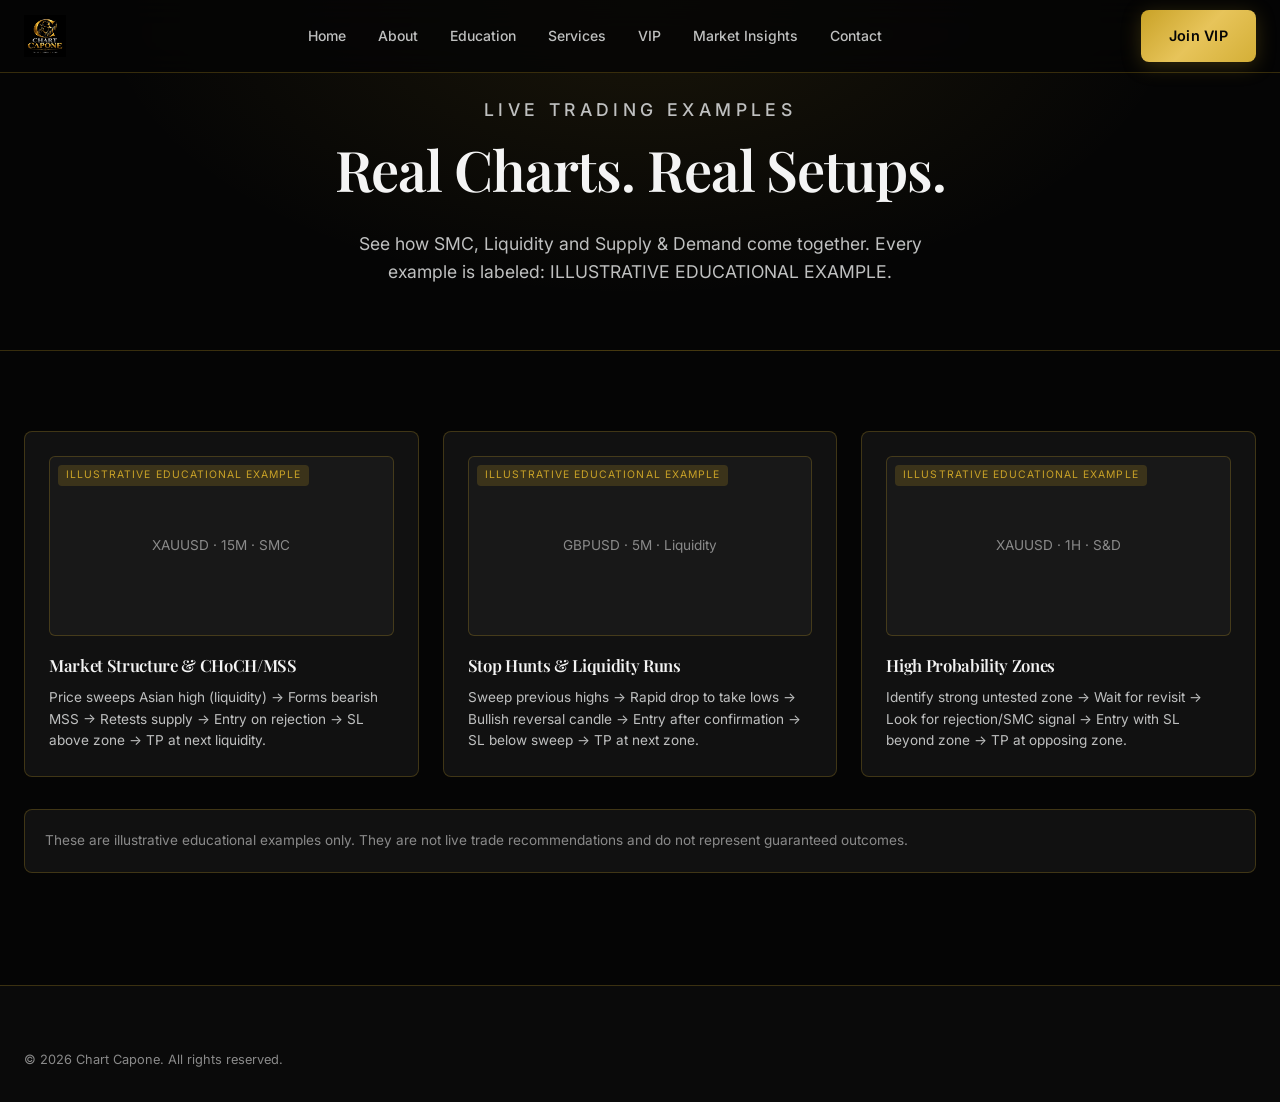
<file: pages/examples.html>
<!DOCTYPE html>
<html lang="en">
<head>
  <meta charset="UTF-8" /><meta name="viewport" content="width=device-width, initial-scale=1.0" />
  <title>Live Examples | Chart Capone</title>
  <link href="https://fonts.googleapis.com/css2?family=Inter:wght@400;500;600;700&family=Playfair+Display:wght@500;600;700&display=swap" rel="stylesheet" />
  <link rel="stylesheet" href="../css/styles.css" />
  <link rel="icon" href="../images/logo.jpeg" type="image/jpeg" />
</head>
<body>
  <header class="navbar" id="navbar"><div class="nav-inner">
    <a href="../index.html" class="nav-logo"><img src="../images/logo.jpeg" alt="Chart Capone" /></a>
    <nav class="nav-links"><a href="../index.html">Home</a><a href="about.html">About</a><a href="education.html">Education</a><a href="services.html">Services</a><a href="vip.html">VIP</a><a href="insights.html">Market Insights</a><a href="contact.html">Contact</a></nav>
    <a href="vip.html" class="btn btn-primary nav-cta">Join VIP</a>
    <button class="nav-toggle" id="navToggle" aria-label="Open menu"><span></span><span></span><span></span></button>
  </div></header>
  <div class="mobile-menu" id="mobileMenu">
    <a href="../index.html">Home</a><a href="about.html">About</a><a href="education.html">Education</a><a href="services.html">Services</a><a href="vip.html">VIP</a><a href="examples.html">Live Examples</a><a href="insights.html">Market Insights</a><a href="mentorship.html">Mentorship</a><a href="account-management.html">Account Management</a><a href="faq.html">FAQ</a><a href="contact.html">Contact</a>
  </div>
  <section class="page-hero"><div class="container"><p class="eyebrow">Live Trading Examples</p><h1>Real Charts. Real Setups.</h1><p>See how SMC, Liquidity and Supply & Demand come together. Every example is labeled: ILLUSTRATIVE EDUCATIONAL EXAMPLE.</p></div></section>
  <section class="section"><div class="container">
    <div class="examples-grid">
      <div class="card example-card">
        <div class="chart-area"><span class="example-label">Illustrative Educational Example</span>XAUUSD · 15M · SMC</div>
        <h3 style="font-size:1.05rem;margin-bottom:0.5rem">Market Structure & CHoCH/MSS</h3>
        <p style="font-size:0.85rem;color:var(--text-muted)">Price sweeps Asian high (liquidity) → Forms bearish MSS → Retests supply → Entry on rejection → SL above zone → TP at next liquidity.</p>
      </div>
      <div class="card example-card">
        <div class="chart-area"><span class="example-label">Illustrative Educational Example</span>GBPUSD · 5M · Liquidity</div>
        <h3 style="font-size:1.05rem;margin-bottom:0.5rem">Stop Hunts & Liquidity Runs</h3>
        <p style="font-size:0.85rem;color:var(--text-muted)">Sweep previous highs → Rapid drop to take lows → Bullish reversal candle → Entry after confirmation → SL below sweep → TP at next zone.</p>
      </div>
      <div class="card example-card">
        <div class="chart-area"><span class="example-label">Illustrative Educational Example</span>XAUUSD · 1H · S&D</div>
        <h3 style="font-size:1.05rem;margin-bottom:0.5rem">High Probability Zones</h3>
        <p style="font-size:0.85rem;color:var(--text-muted)">Identify strong untested zone → Wait for revisit → Look for rejection/SMC signal → Entry with SL beyond zone → TP at opposing zone.</p>
      </div>
    </div>
    <div class="disclaimer" style="margin-top:2rem">These are illustrative educational examples only. They are not live trade recommendations and do not represent guaranteed outcomes.</div>
  </div></section>
  <footer class="footer"><div class="container"><div class="footer-bottom" style="border:none;padding-top:0"><span>© 2026 Chart Capone. All rights reserved.</span></div></div></footer>
  <script src="../js/main.js"></script>
</body>
</html>
</file>
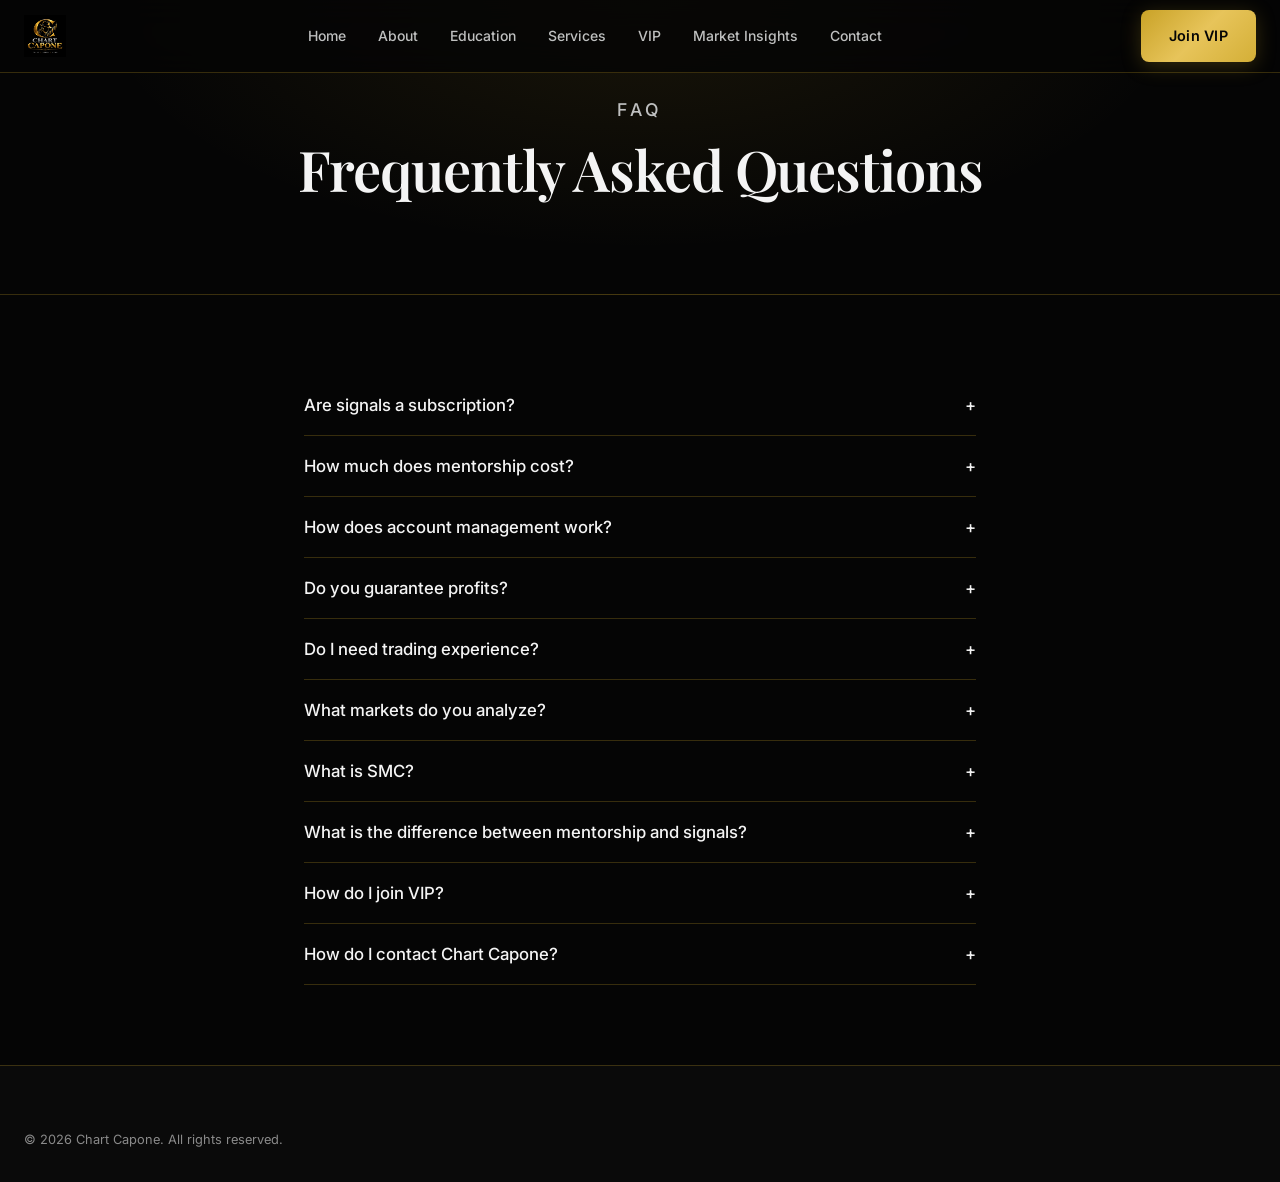
<file: pages/faq.html>
<!DOCTYPE html>
<html lang="en">
<head>
  <meta charset="UTF-8" /><meta name="viewport" content="width=device-width, initial-scale=1.0" />
  <title>FAQ | Chart Capone</title>
  <link href="https://fonts.googleapis.com/css2?family=Inter:wght@400;500;600;700&family=Playfair+Display:wght@500;600;700&display=swap" rel="stylesheet" />
  <link rel="stylesheet" href="../css/styles.css" />
  <link rel="icon" href="../images/logo.jpeg" type="image/jpeg" />
</head>
<body>
  <header class="navbar" id="navbar"><div class="nav-inner">
    <a href="../index.html" class="nav-logo"><img src="../images/logo.jpeg" alt="Chart Capone" /></a>
    <nav class="nav-links"><a href="../index.html">Home</a><a href="about.html">About</a><a href="education.html">Education</a><a href="services.html">Services</a><a href="vip.html">VIP</a><a href="insights.html">Market Insights</a><a href="contact.html">Contact</a></nav>
    <a href="vip.html" class="btn btn-primary nav-cta">Join VIP</a>
    <button class="nav-toggle" id="navToggle" aria-label="Open menu"><span></span><span></span><span></span></button>
  </div></header>
  <div class="mobile-menu" id="mobileMenu">
    <a href="../index.html">Home</a><a href="about.html">About</a><a href="education.html">Education</a><a href="services.html">Services</a><a href="vip.html">VIP</a><a href="examples.html">Live Examples</a><a href="insights.html">Market Insights</a><a href="mentorship.html">Mentorship</a><a href="account-management.html">Account Management</a><a href="faq.html">FAQ</a><a href="contact.html">Contact</a>
  </div>
  <section class="page-hero"><div class="container"><p class="eyebrow">FAQ</p><h1>Frequently Asked Questions</h1></div></section>
  <section class="section"><div class="container" style="max-width:720px;margin:0 auto">
    <div class="faq-item"><button class="faq-q">Are signals a subscription?<span>+</span></button><div class="faq-a"><p>No. Premium Signals are offered as a one-time payment of $100. There is no recurring signal subscription.</p></div></div>
    <div class="faq-item"><button class="faq-q">How much does mentorship cost?<span>+</span></button><div class="faq-a"><p>Mentorship is a one-time payment of $150 for lifetime access. No recurring mentorship fees.</p></div></div>
    <div class="faq-item"><button class="faq-q">How does account management work?<span>+</span></button><div class="faq-a"><p>You submit a request, discuss objectives and risk parameters, agree terms, then the account is managed according to the agreed framework with a 70% client / 30% Chart Capone profit split. Strong risk disclosures apply.</p></div></div>
    <div class="faq-item"><button class="faq-q">Do you guarantee profits?<span>+</span></button><div class="faq-a"><p>No. Trading involves substantial risk of loss. Chart Capone does not guarantee profits or returns. Past performance is not indicative of future results.</p></div></div>
    <div class="faq-item"><button class="faq-q">Do I need trading experience?<span>+</span></button><div class="faq-a"><p>No. Education starts from fundamentals. Mentorship and VIP are suitable for different experience levels. Always trade responsibly.</p></div></div>
    <div class="faq-item"><button class="faq-q">What markets do you analyze?<span>+</span></button><div class="faq-a"><p>Primarily XAUUSD, GBPUSD and other major forex pairs, with educational focus on structure, liquidity and supply & demand.</p></div></div>
    <div class="faq-item"><button class="faq-q">What is SMC?<span>+</span></button><div class="faq-a"><p>Smart Money Concepts — a framework for reading institutional order flow, market structure shifts, liquidity and imbalances. Educational only.</p></div></div>
    <div class="faq-item"><button class="faq-q">What is the difference between mentorship and signals?<span>+</span></button><div class="faq-a"><p>Signals provide trade ideas and analysis. Mentorship focuses on building your own process through structured education, reviews and guidance.</p></div></div>
    <div class="faq-item"><button class="faq-q">How do I join VIP?<span>+</span></button><div class="faq-a"><p>Visit the VIP page, choose your path (Signals, Mentorship or Account Management) and contact us or follow the payment instructions once live.</p></div></div>
    <div class="faq-item"><button class="faq-q">How do I contact Chart Capone?<span>+</span></button><div class="faq-a"><p>Use the Contact form or email info@chartcapone.com. Placeholder phone and location details are on the Contact page.</p></div></div>
  </div></section>
  <footer class="footer"><div class="container"><div class="footer-bottom" style="border:none;padding-top:0"><span>© 2026 Chart Capone. All rights reserved.</span></div></div></footer>
  <script src="../js/main.js"></script>
</body>
</html>
</file>
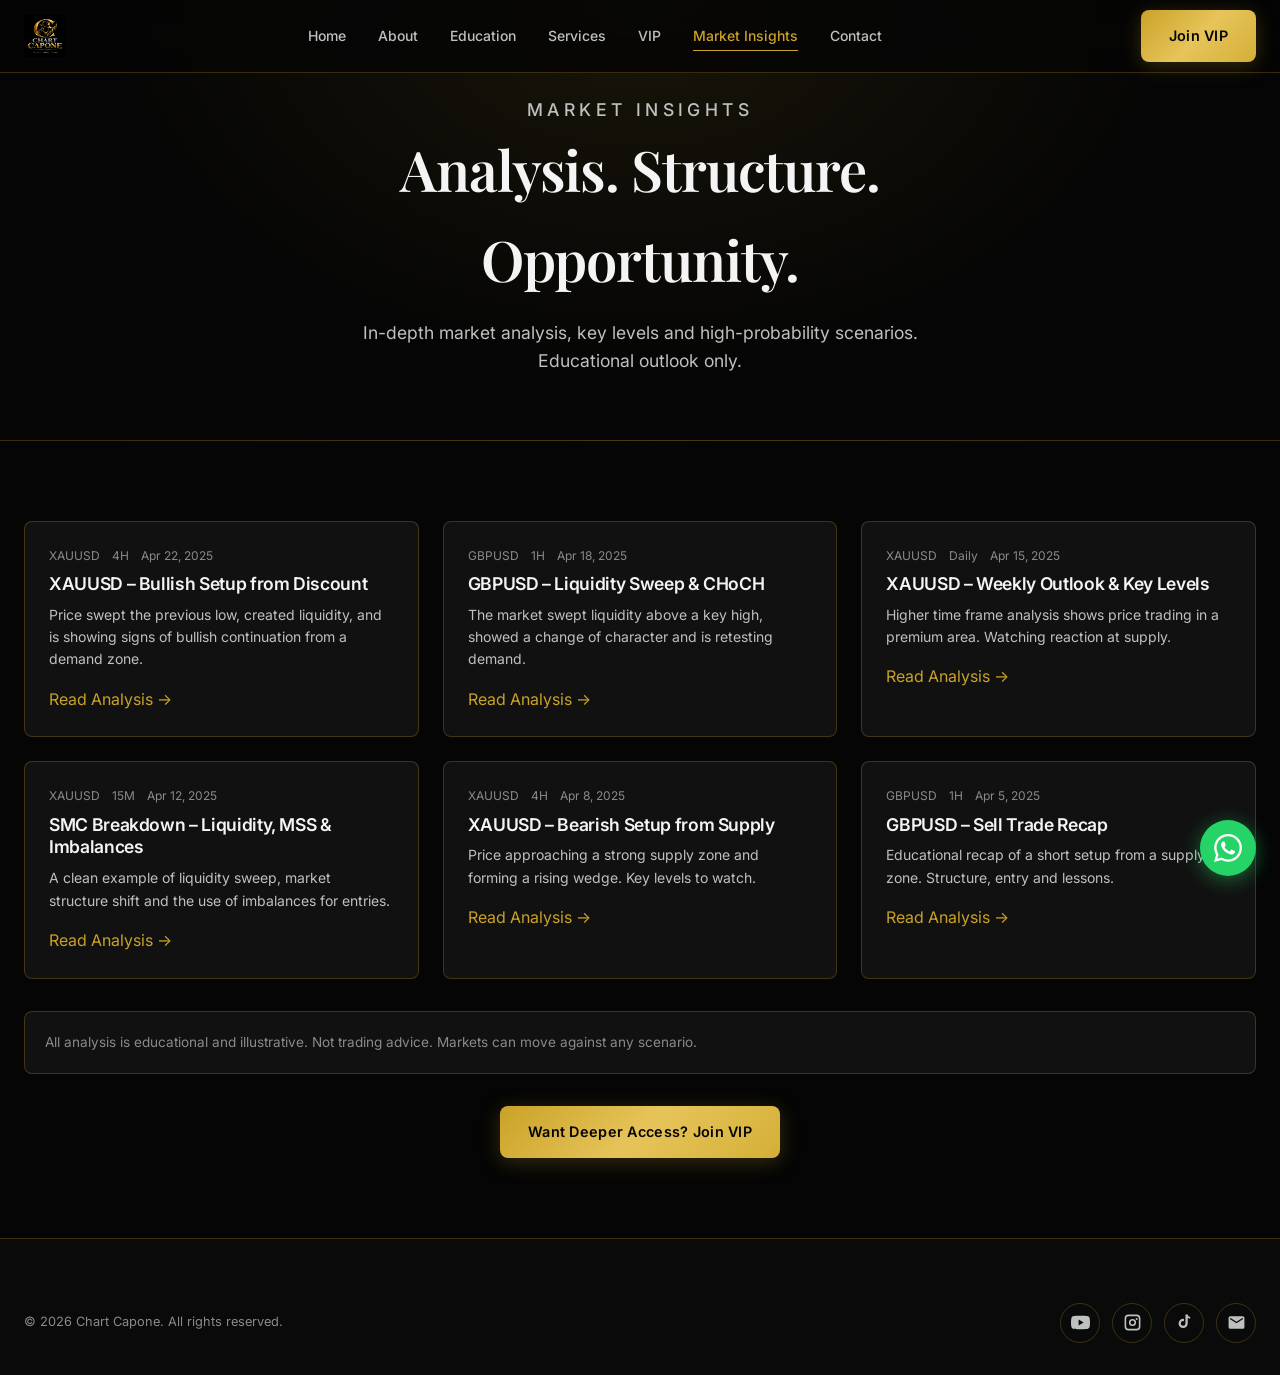
<file: pages/insights.html>
<!DOCTYPE html>
<html lang="en">
<head>
  <meta charset="UTF-8" /><meta name="viewport" content="width=device-width, initial-scale=1.0" />
  <title>Market Insights | Chart Capone</title>
  <link href="https://fonts.googleapis.com/css2?family=Inter:wght@400;500;600;700&family=Playfair+Display:wght@500;600;700&display=swap" rel="stylesheet" />
  <link rel="stylesheet" href="../css/styles.css" />
  <link rel="icon" href="../images/logo.jpeg" type="image/jpeg" />
</head>
<body>
  <header class="navbar" id="navbar"><div class="nav-inner">
    <a href="../index.html" class="nav-logo"><img src="../images/logo.jpeg" alt="Chart Capone" /></a>
    <nav class="nav-links"><a href="../index.html">Home</a><a href="about.html">About</a><a href="education.html">Education</a><a href="services.html">Services</a><a href="vip.html">VIP</a><a href="insights.html" class="active">Market Insights</a><a href="contact.html">Contact</a></nav>
    <a href="vip.html" class="btn btn-primary nav-cta">Join VIP</a>
    <button class="nav-toggle" id="navToggle" aria-label="Open menu"><span></span><span></span><span></span></button>
  </div></header>
  <div class="mobile-menu" id="mobileMenu">
    <a href="../index.html">Home</a><a href="about.html">About</a><a href="education.html">Education</a><a href="services.html">Services</a><a href="vip.html">VIP</a><a href="examples.html">Live Examples</a><a href="insights.html">Market Insights</a><a href="mentorship.html">Mentorship</a><a href="account-management.html">Account Management</a><a href="faq.html">FAQ</a><a href="contact.html">Contact</a>
  </div>
  <section class="page-hero"><div class="container"><p class="eyebrow">Market Insights</p><h1>Analysis. Structure.<br />Opportunity.</h1><p>In-depth market analysis, key levels and high-probability scenarios. Educational outlook only.</p></div></section>
  <section class="section"><div class="container">
    <div class="insights-grid">
      <div class="card insight-card"><div class="meta"><span>XAUUSD</span><span>4H</span><span>Apr 22, 2025</span></div><h3>XAUUSD – Bullish Setup from Discount</h3><p>Price swept the previous low, created liquidity, and is showing signs of bullish continuation from a demand zone.</p><a href="#" class="text-gold">Read Analysis →</a></div>
      <div class="card insight-card"><div class="meta"><span>GBPUSD</span><span>1H</span><span>Apr 18, 2025</span></div><h3>GBPUSD – Liquidity Sweep & CHoCH</h3><p>The market swept liquidity above a key high, showed a change of character and is retesting demand.</p><a href="#" class="text-gold">Read Analysis →</a></div>
      <div class="card insight-card"><div class="meta"><span>XAUUSD</span><span>Daily</span><span>Apr 15, 2025</span></div><h3>XAUUSD – Weekly Outlook & Key Levels</h3><p>Higher time frame analysis shows price trading in a premium area. Watching reaction at supply.</p><a href="#" class="text-gold">Read Analysis →</a></div>
      <div class="card insight-card"><div class="meta"><span>XAUUSD</span><span>15M</span><span>Apr 12, 2025</span></div><h3>SMC Breakdown – Liquidity, MSS & Imbalances</h3><p>A clean example of liquidity sweep, market structure shift and the use of imbalances for entries.</p><a href="#" class="text-gold">Read Analysis →</a></div>
      <div class="card insight-card"><div class="meta"><span>XAUUSD</span><span>4H</span><span>Apr 8, 2025</span></div><h3>XAUUSD – Bearish Setup from Supply</h3><p>Price approaching a strong supply zone and forming a rising wedge. Key levels to watch.</p><a href="#" class="text-gold">Read Analysis →</a></div>
      <div class="card insight-card"><div class="meta"><span>GBPUSD</span><span>1H</span><span>Apr 5, 2025</span></div><h3>GBPUSD – Sell Trade Recap</h3><p>Educational recap of a short setup from a supply zone. Structure, entry and lessons.</p><a href="#" class="text-gold">Read Analysis →</a></div>
    </div>
    <div class="disclaimer" style="margin-top:2rem">All analysis is educational and illustrative. Not trading advice. Markets can move against any scenario.</div>
    <div style="text-align:center;margin-top:2rem"><a href="vip.html" class="btn btn-primary">Want Deeper Access? Join VIP</a></div>
  </div></section>
  <footer class="footer"><div class="container"><div class="footer-bottom" style="border:none;padding-top:0"><span>© 2026 Chart Capone. All rights reserved.</span>

    <div class="socials">

  <!-- YouTube -->
  <a href="https://www.youtube.com/@Chartcapone-n8v"
     target="_blank"
     rel="noopener"
     aria-label="YouTube"
     title="YouTube">

    <svg viewBox="0 0 24 24" aria-hidden="true">
      <path d="M23.5 6.2a3 3 0 0 0-2.1-2.1C19.5 3.5 12 3.5 12 3.5s-7.5 0-9.4.6A3 3 0 0 0 .5 6.2 31.7 31.7 0 0 0 0 12a31.7 31.7 0 0 0 .5 5.8 3 3 0 0 0 2.1 2.1c1.9.6 9.4.6 9.4.6s7.5 0 9.4-.6a3 3 0 0 0 2.1-2.1A31.7 31.7 0 0 0 24 12a31.7 31.7 0 0 0-.5-5.8ZM9.6 15.8V8.2L16 12l-6.4 3.8Z"/>
    </svg>

  </a>


  <!-- Instagram -->
  <a href="https://www.instagram.com/chartcapone/"
     target="_blank"
     rel="noopener"
     aria-label="Instagram"
     title="Instagram">

    <svg viewBox="0 0 24 24" aria-hidden="true">
      <path d="M7 2h10a5 5 0 0 1 5 5v10a5 5 0 0 1-5 5H7a5 5 0 0 1-5-5V7a5 5 0 0 1 5-5Zm0 2a3 3 0 0 0-3 3v10a3 3 0 0 0 3 3h10a3 3 0 0 0 3-3V7a3 3 0 0 0-3-3H7Zm5 3.5A4.5 4.5 0 1 1 7.5 12 4.5 4.5 0 0 1 12 7.5Zm0 2A2.5 2.5 0 1 0 14.5 12 2.5 2.5 0 0 0 12 9.5Zm5.25-3.25a1.25 1.25 0 1 1-1.25 1.25 1.25 1.25 0 0 1 1.25-1.25Z"/>
    </svg>

  </a>


  <!-- TikTok -->
  <a href="https://www.tiktok.com/@user56232747471242"
     target="_blank"
     rel="noopener"
     aria-label="TikTok"
     title="TikTok">

    <svg viewBox="0 0 24 24" aria-hidden="true">
      <path d="M19.6 7.1a5.8 5.8 0 0 1-3.5-1.2v7.3a5.8 5.8 0 1 1-5.8-5.8c.3 0 .7 0 1 .1v2.9a2.9 2.9 0 1 0 1.9 2.8V2h2.9c.2 1.7 1.5 3 3.2 3.2v1.9h.3Z"/>
    </svg>

  </a>


  <!-- Email -->
  <a href="mailto:eugenekuria48@gmail.com"
     aria-label="Email"
     title="Email">

    <svg viewBox="0 0 24 24" aria-hidden="true">
      <path d="M20 4H4a2 2 0 0 0-2 2v12a2 2 0 0 0 2 2h16a2 2 0 0 0 2-2V6a2 2 0 0 0-2-2Zm0 4-8 5-8-5V6l8 5 8-5v2Z"/>
    </svg>

  </a>

</div>

<style>
  .socials {
    display: flex;
    align-items: center;
    gap: 0.75rem;
  }

  .socials a {
    width: 40px;
    height: 40px;
    display: flex;
    align-items: center;
    justify-content: center;
    color: var(--text-muted);
    border: 1px solid var(--gold-border);
    border-radius: 50%;
    text-decoration: none;
    transition: all 0.25s ease;
  }

  .socials a svg {
    width: 19px;
    height: 19px;
    fill: currentColor;
  }

  .socials a:hover {
    color: var(--gold);
    border-color: var(--gold);
    transform: translateY(-3px);
    box-shadow: 0 6px 18px rgba(212, 175, 55, 0.2);
  }

  .socials a:focus-visible {
    outline: 2px solid var(--gold);
    outline-offset: 3px;
  }
</style>
  </div>
  </div>
  </footer>
  <script src="../js/main.js"></script>

  <a href="https://wa.me/254748021671?text=Hi%20Chart%20Capone%2C%20I%27m%20interested%20in%20signals" 
   class="wa-float" 
   target="_blank" 
   rel="noopener" 
   aria-label="Chat on WhatsApp">
  <svg width="28" height="28" viewBox="0 0 24 24" fill="#fff">
    <path d="M17.472 14.382c-.297-.149-1.758-.867-2.03-.967-.273-.099-.471-.148-.67.15-.197.297-.767.966-.94 1.164-.173.199-.347.223-.644.075-.297-.15-1.255-.463-2.39-1.475-.883-.788-1.48-1.761-1.653-2.059-.173-.297-.018-.458.13-.606.134-.133.298-.347.446-.52.149-.174.198-.298.298-.497.099-.198.05-.371-.025-.52-.075-.149-.669-1.612-.916-2.207-.242-.579-.487-.5-.669-.51-.173-.008-.371-.01-.57-.01-.198 0-.52.074-.792.372-.272.297-1.04 1.016-1.04 2.479 0 1.462 1.065 2.875 1.213 3.074.149.198 2.096 3.2 5.077 4.487.709.306 1.262.489 1.694.625.712.227 1.36.195 1.871.118.571-.085 1.758-.719 2.006-1.413.248-.694.248-1.289.173-1.413-.074-.124-.272-.198-.57-.347m-5.421 7.403h-.004a9.87 9.87 0 01-5.031-1.378l-.361-.214-3.741.982.998-3.648-.235-.374a9.86 9.86 0 01-1.51-5.26c.001-5.45 4.436-9.884 9.888-9.884 2.64 0 5.122 1.03 6.988 2.898a9.825 9.825 0 012.893 6.994c-.003 5.45-4.435 9.884-9.885 9.884m8.413-18.297A11.815 11.815 0 0012.05 0C5.495 0 .16 5.335.157 11.892c0 2.096.547 4.142 1.588 5.945L.057 24l6.305-1.654a11.882 11.882 0 005.683 1.448h.005c6.554 0 11.89-5.335 11.893-11.893a11.821 11.821 0 00-3.48-8.413z"/>
  </svg>
</a>
</body>
</html>
</file>
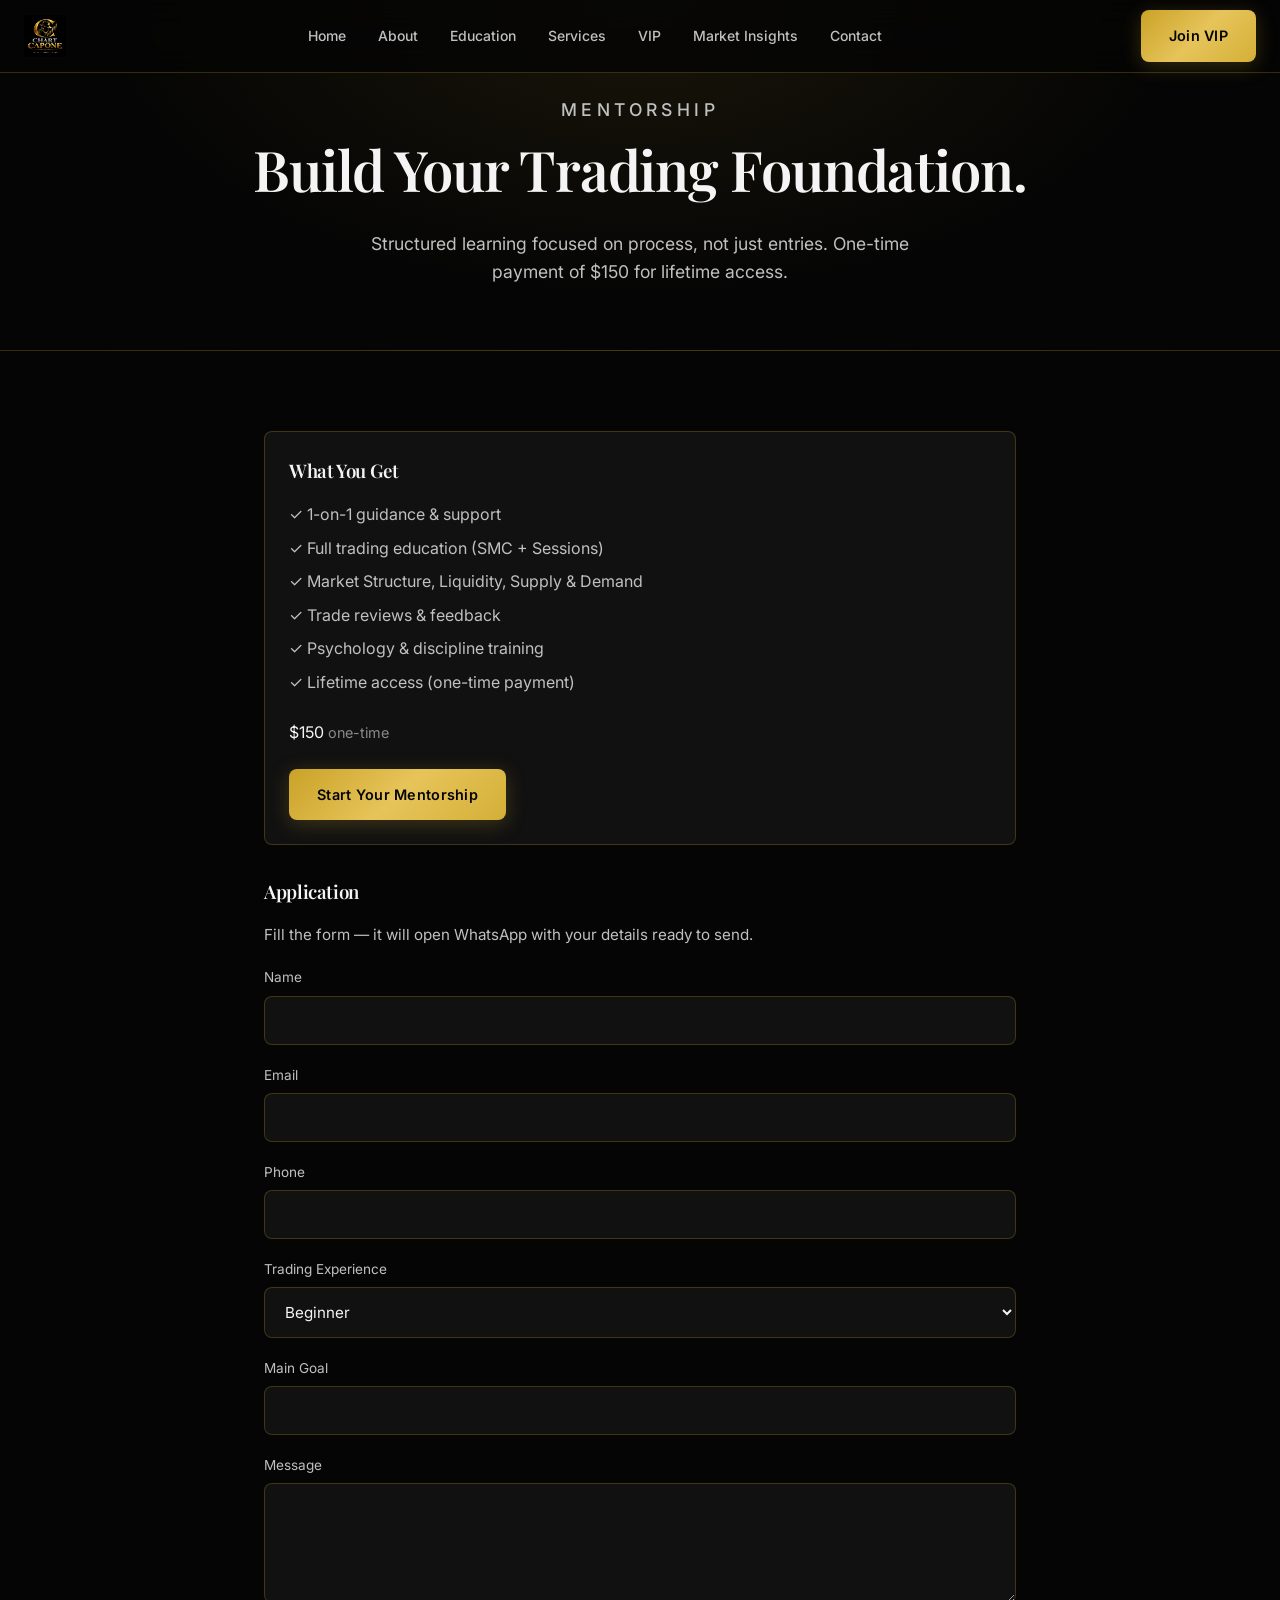
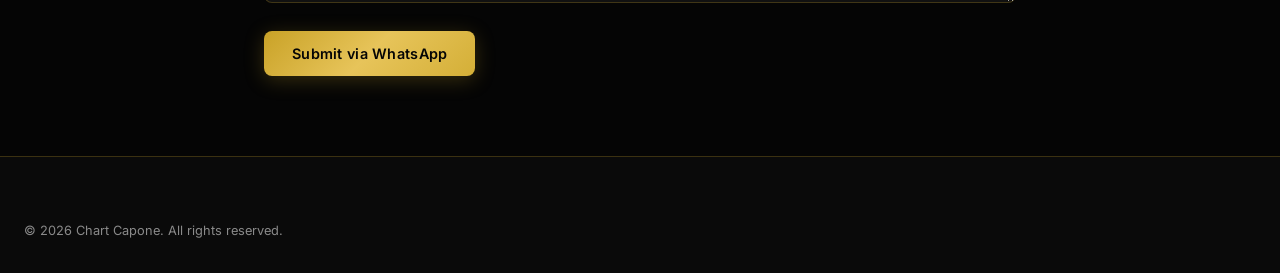
<file: pages/mentorship.html>
<!DOCTYPE html>
<html lang="en">
<head>
  <meta charset="UTF-8" /><meta name="viewport" content="width=device-width, initial-scale=1.0" />
  <title>Mentorship | Chart Capone</title>
  <link href="https://fonts.googleapis.com/css2?family=Inter:wght@400;500;600;700&family=Playfair+Display:wght@500;600;700&display=swap" rel="stylesheet" />
  <link rel="stylesheet" href="../css/styles.css" />
  <link rel="icon" href="../images/logo.jpeg" type="image/jpeg" />
</head>
<body>
  <header class="navbar" id="navbar"><div class="nav-inner">
    <a href="../index.html" class="nav-logo"><img src="../images/logo.jpeg" alt="Chart Capone" /></a>
    <nav class="nav-links"><a href="../index.html">Home</a><a href="about.html">About</a><a href="education.html">Education</a><a href="services.html">Services</a><a href="vip.html">VIP</a><a href="insights.html">Market Insights</a><a href="contact.html">Contact</a></nav>
    <a href="vip.html" class="btn btn-primary nav-cta">Join VIP</a>
    <button class="nav-toggle" id="navToggle" aria-label="Open menu"><span></span><span></span><span></span></button>
  </div></header>
  <div class="mobile-menu" id="mobileMenu">
    <a href="../index.html">Home</a><a href="about.html">About</a><a href="education.html">Education</a><a href="services.html">Services</a><a href="vip.html">VIP</a><a href="examples.html">Live Examples</a><a href="insights.html">Market Insights</a><a href="mentorship.html">Mentorship</a><a href="account-management.html">Account Management</a><a href="faq.html">FAQ</a><a href="contact.html">Contact</a>
  </div>
  <section class="page-hero"><div class="container"><p class="eyebrow">Mentorship</p><h1>Build Your Trading Foundation.</h1><p>Structured learning focused on process, not just entries. One-time payment of $150 for lifetime access.</p></div></section>
  <section class="section"><div class="container" style="max-width:800px;margin:0 auto">
    <div class="card" style="margin-bottom:2rem">
      <h3 style="margin-bottom:1rem">What You Get</h3>
      <ul style="color:var(--text-muted)">
        <li style="margin-bottom:0.5rem">✓ 1-on-1 guidance & support</li>
        <li style="margin-bottom:0.5rem">✓ Full trading education (SMC + Sessions)</li>
        <li style="margin-bottom:0.5rem">✓ Market Structure, Liquidity, Supply & Demand</li>
        <li style="margin-bottom:0.5rem">✓ Trade reviews & feedback</li>
        <li style="margin-bottom:0.5rem">✓ Psychology & discipline training</li>
        <li style="margin-bottom:0.5rem">✓ Lifetime access (one-time payment)</li>
      </ul>
      <div class="price" style="margin:1.5rem 0">$150 <span style="font-size:0.9rem;color:var(--text-dim)">one-time</span></div>
      <a href="contact.html" class="btn btn-primary">Start Your Mentorship</a>
    </div>
    <h3 style="margin-bottom:1rem">Application</h3>
    <p style="color:var(--text-muted);margin-bottom:1.25rem;font-size:0.95rem">Fill the form — it will open WhatsApp with your details ready to send.</p>
    <form>
      <div class="form-group"><label for="name">Name</label><input type="text" id="name" name="Name" required /></div>
      <div class="form-group"><label for="email">Email</label><input type="email" id="email" name="Email" required /></div>
      <div class="form-group"><label for="phone">Phone</label><input type="tel" id="phone" name="Phone" /></div>
      <div class="form-group">
        <label for="experience">Trading Experience</label>
        <select id="experience" name="Trading Experience">
          <option>Beginner</option>
          <option>Intermediate</option>
          <option>Advanced</option>
        </select>
      </div>
      <div class="form-group"><label for="goal">Main Goal</label><input type="text" id="goal" name="Main Goal" /></div>
      <div class="form-group"><label for="message">Message</label><textarea id="message" name="Message"></textarea></div>
      <button type="submit" class="btn btn-primary">Submit via WhatsApp</button>
    </form>
  </div></section>
  <footer class="footer"><div class="container"><div class="footer-bottom" style="border:none;padding-top:0"><span>© 2026 Chart Capone. All rights reserved.</span></div></div></footer>
  <script src="../js/main.js"></script>
</body>
</html>
</file>
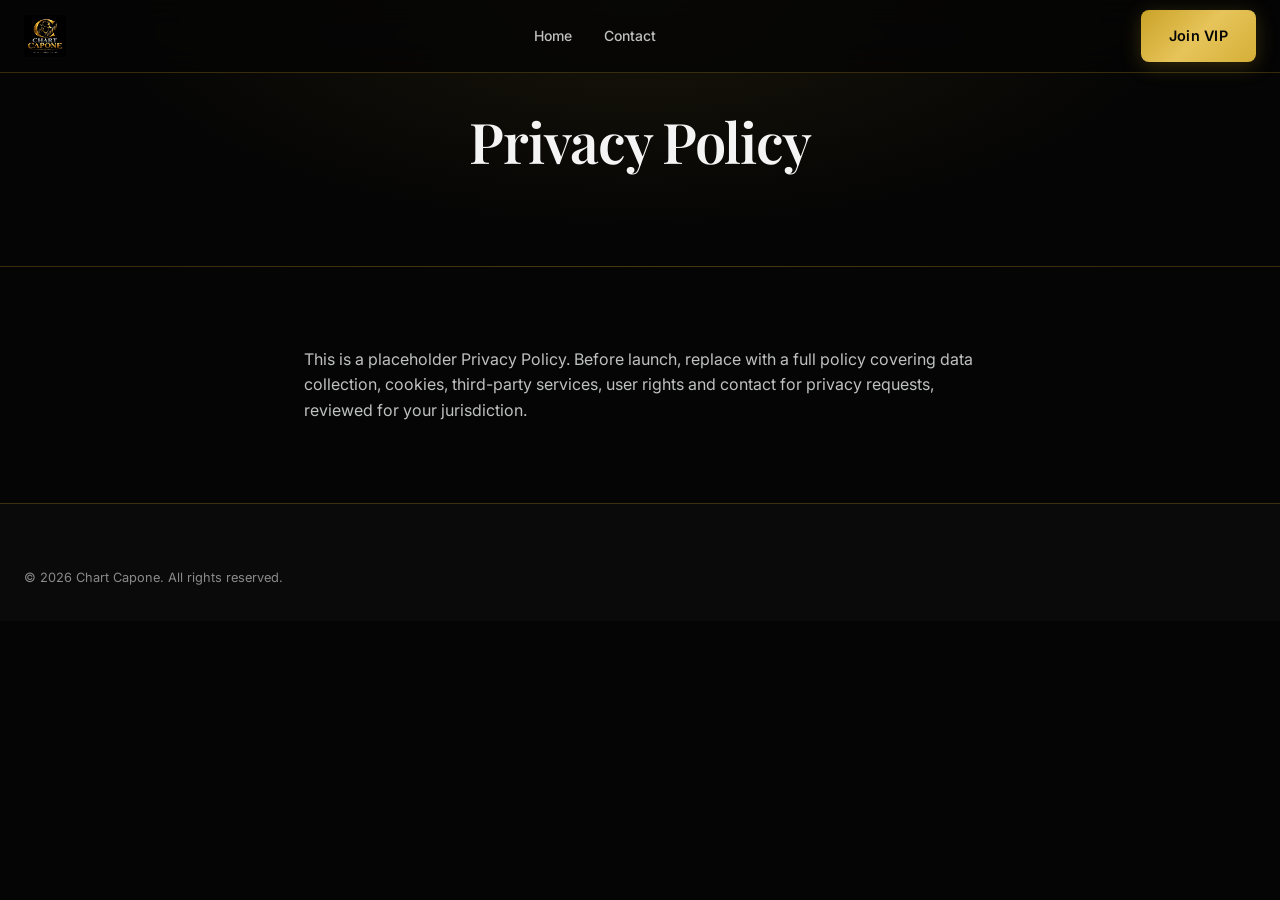
<file: pages/privacy.html>
<!DOCTYPE html>
<html lang="en"><head><meta charset="UTF-8" /><meta name="viewport" content="width=device-width, initial-scale=1.0" /><title>Privacy Policy | Chart Capone</title><link href="https://fonts.googleapis.com/css2?family=Inter:wght@400;500;600;700&family=Playfair+Display:wght@500;600;700&display=swap" rel="stylesheet" /><link rel="stylesheet" href="../css/styles.css" /><link rel="icon" href="../images/logo.jpeg" type="image/jpeg" /></head>
<body>
  <header class="navbar" id="navbar"><div class="nav-inner"><a href="../index.html" class="nav-logo"><img src="../images/logo.jpeg" alt="Chart Capone" /></a><nav class="nav-links"><a href="../index.html">Home</a><a href="contact.html">Contact</a></nav><a href="vip.html" class="btn btn-primary nav-cta">Join VIP</a><button class="nav-toggle" id="navToggle" aria-label="Open menu"><span></span><span></span><span></span></button></div></header>
  <div class="mobile-menu" id="mobileMenu"><a href="../index.html">Home</a><a href="contact.html">Contact</a></div>
  <section class="page-hero"><div class="container"><h1>Privacy Policy</h1></div></section>
  <section class="section"><div class="container" style="max-width:720px;margin:0 auto;color:var(--text-muted)"><p>This is a placeholder Privacy Policy. Before launch, replace with a full policy covering data collection, cookies, third-party services, user rights and contact for privacy requests, reviewed for your jurisdiction.</p></div></section>
  <footer class="footer"><div class="container"><div class="footer-bottom" style="border:none;padding-top:0"><span>© 2026 Chart Capone. All rights reserved.</span></div></div></footer>
  <script src="../js/main.js"></script>
</body></html>
</file>
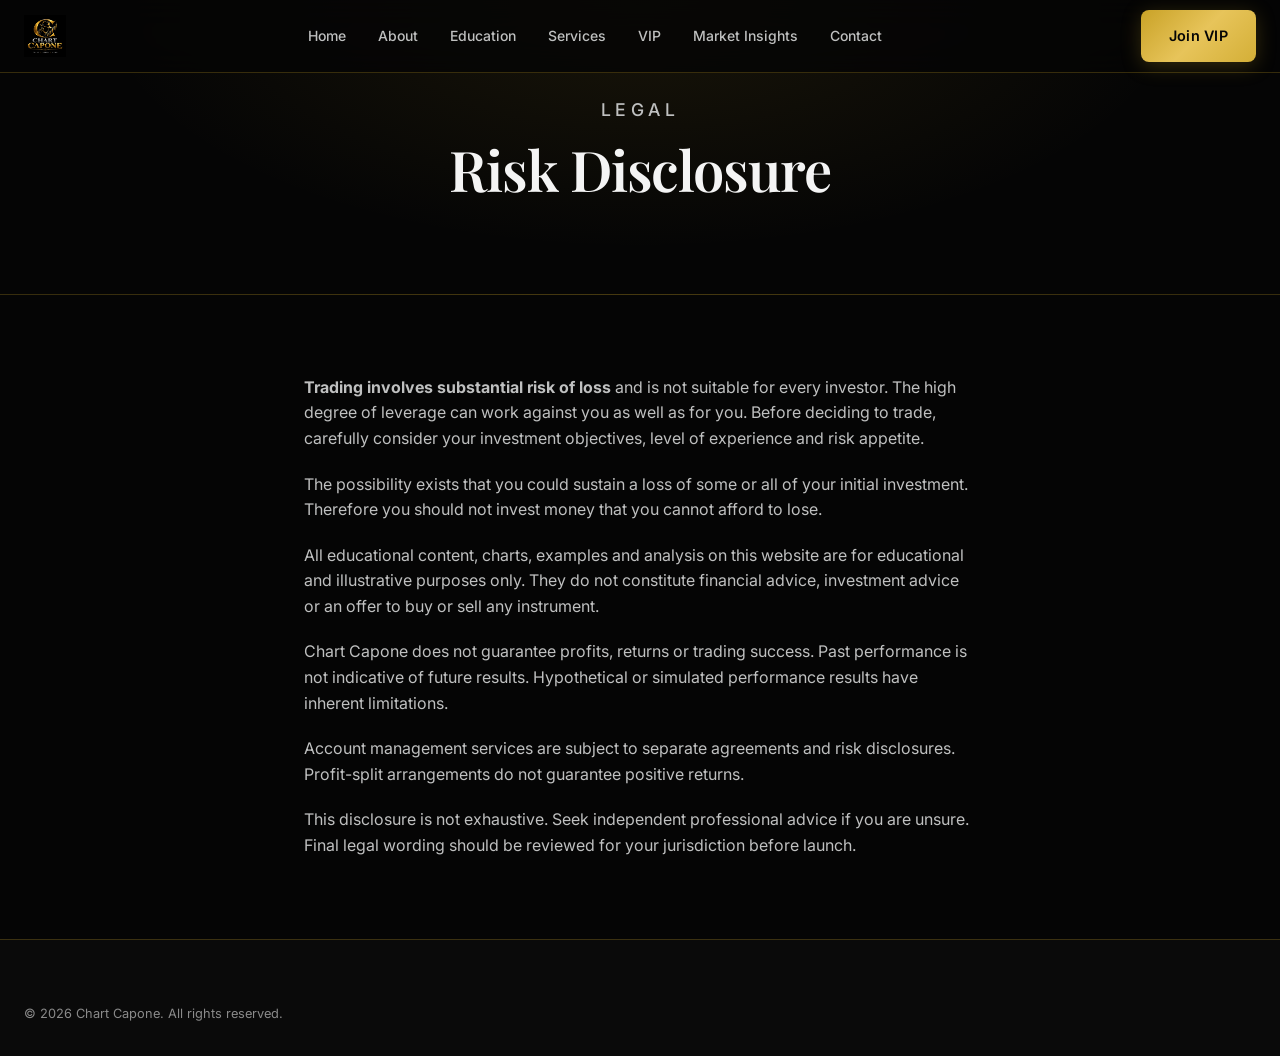
<file: pages/risk.html>
<!DOCTYPE html>
<html lang="en">
<head>
  <meta charset="UTF-8" /><meta name="viewport" content="width=device-width, initial-scale=1.0" />
  <title>Risk Disclosure | Chart Capone</title>
  <link href="https://fonts.googleapis.com/css2?family=Inter:wght@400;500;600;700&family=Playfair+Display:wght@500;600;700&display=swap" rel="stylesheet" />
  <link rel="stylesheet" href="../css/styles.css" />
  <link rel="icon" href="../images/logo.jpeg" type="image/jpeg" />
</head>
<body>
  <header class="navbar" id="navbar"><div class="nav-inner">
    <a href="../index.html" class="nav-logo"><img src="../images/logo.jpeg" alt="Chart Capone" /></a>
    <nav class="nav-links"><a href="../index.html">Home</a><a href="about.html">About</a><a href="education.html">Education</a><a href="services.html">Services</a><a href="vip.html">VIP</a><a href="insights.html">Market Insights</a><a href="contact.html">Contact</a></nav>
    <a href="vip.html" class="btn btn-primary nav-cta">Join VIP</a>
    <button class="nav-toggle" id="navToggle" aria-label="Open menu"><span></span><span></span><span></span></button>
  </div></header>
  <div class="mobile-menu" id="mobileMenu">
    <a href="../index.html">Home</a><a href="about.html">About</a><a href="education.html">Education</a><a href="services.html">Services</a><a href="vip.html">VIP</a><a href="examples.html">Live Examples</a><a href="insights.html">Market Insights</a><a href="mentorship.html">Mentorship</a><a href="account-management.html">Account Management</a><a href="faq.html">FAQ</a><a href="contact.html">Contact</a>
  </div>
  <section class="page-hero"><div class="container"><p class="eyebrow">Legal</p><h1>Risk Disclosure</h1></div></section>
  <section class="section"><div class="container" style="max-width:720px;margin:0 auto;color:var(--text-muted)">
    <p style="margin-bottom:1.25rem"><strong>Trading involves substantial risk of loss</strong> and is not suitable for every investor. The high degree of leverage can work against you as well as for you. Before deciding to trade, carefully consider your investment objectives, level of experience and risk appetite.</p>
    <p style="margin-bottom:1.25rem">The possibility exists that you could sustain a loss of some or all of your initial investment. Therefore you should not invest money that you cannot afford to lose.</p>
    <p style="margin-bottom:1.25rem">All educational content, charts, examples and analysis on this website are for educational and illustrative purposes only. They do not constitute financial advice, investment advice or an offer to buy or sell any instrument.</p>
    <p style="margin-bottom:1.25rem">Chart Capone does not guarantee profits, returns or trading success. Past performance is not indicative of future results. Hypothetical or simulated performance results have inherent limitations.</p>
    <p style="margin-bottom:1.25rem">Account management services are subject to separate agreements and risk disclosures. Profit-split arrangements do not guarantee positive returns.</p>
    <p>This disclosure is not exhaustive. Seek independent professional advice if you are unsure. Final legal wording should be reviewed for your jurisdiction before launch.</p>
  </div></section>
  <footer class="footer"><div class="container"><div class="footer-bottom" style="border:none;padding-top:0"><span>© 2026 Chart Capone. All rights reserved.</span></div></div></footer>
  <script src="../js/main.js"></script>
</body>
</html>
</file>
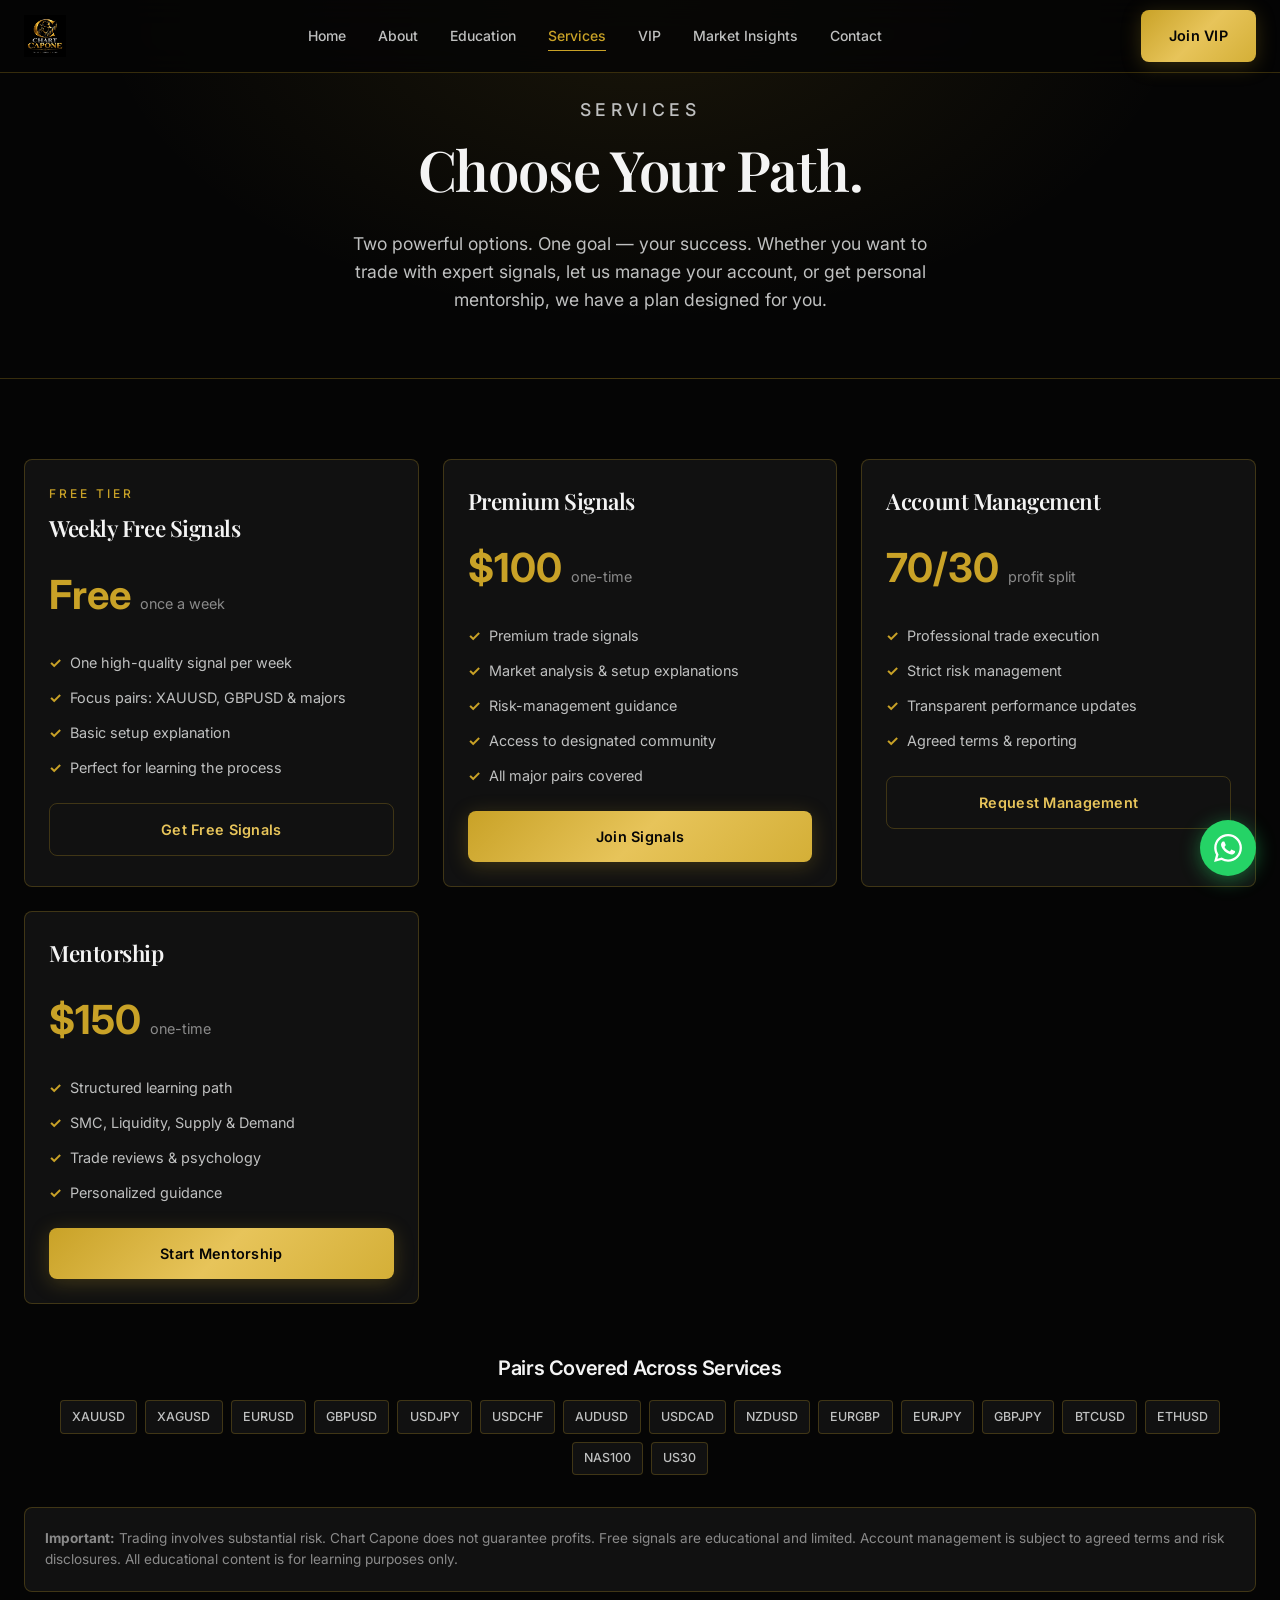
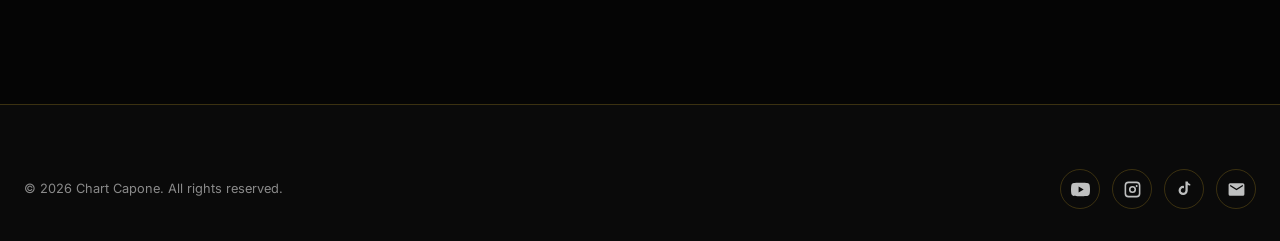
<file: pages/services.html>
<!DOCTYPE html>
<html lang="en">
<head>
  <meta charset="UTF-8" />
  <meta name="viewport" content="width=device-width, initial-scale=1.0" />
  <title>Services | Chart Capone</title>
  <meta name="description" content="Choose your path: Premium Signals, Account Management or Mentorship with Chart Capone." />
  <link href="https://fonts.googleapis.com/css2?family=Inter:wght@400;500;600;700&family=Playfair+Display:wght@500;600;700&display=swap" rel="stylesheet" />
  <link rel="stylesheet" href="../css/styles.css" />
  <link rel="icon" href="../images/logo.jpeg" type="image/jpeg" />
</head>
<body>
  <header class="navbar" id="navbar">
    <div class="nav-inner">
      <a href="../index.html" class="nav-logo"><img src="../images/logo.jpeg" alt="Chart Capone" /></a>
      <nav class="nav-links">
        <a href="../index.html">Home</a><a href="about.html">About</a><a href="education.html">Education</a>
        <a href="services.html" class="active">Services</a><a href="vip.html">VIP</a>
        <a href="insights.html">Market Insights</a><a href="contact.html">Contact</a>
      </nav>
      <a href="vip.html" class="btn btn-primary nav-cta">Join VIP</a>
      <button class="nav-toggle" id="navToggle" aria-label="Open menu"><span></span><span></span><span></span></button>
    </div>
  </header>
  <div class="mobile-menu" id="mobileMenu">
    <a href="../index.html">Home</a><a href="about.html">About</a><a href="education.html">Education</a>
    <a href="services.html">Services</a><a href="vip.html">VIP</a><a href="examples.html">Live Examples</a>
    <a href="insights.html">Market Insights</a><a href="mentorship.html">Mentorship</a>
    <a href="account-management.html">Account Management</a><a href="faq.html">FAQ</a><a href="contact.html">Contact</a>
    <a href="vip.html" class="btn btn-primary" style="margin-top:1rem">Join VIP</a>
  </div>

  <section class="page-hero">
    <div class="container">
      <p class="eyebrow">Services</p>
      <h1>Choose Your Path.</h1>
      <p>Two powerful options. One goal — your success. Whether you want to trade with expert signals, let us manage your account, or get personal mentorship, we have a plan designed for you.</p>
    </div>
  </section>

  <section class="section">
    <div class="container">
      <div class="pricing-grid">
        <div class="card pricing-card">
          <p class="eyebrow" style="margin-bottom:0.5rem">Free Tier</p>
          <h3 style="font-size:1.4rem;margin-bottom:0.5rem">Weekly Free Signals</h3>
          <div class="price">Free <span>once a week</span></div>
          <ul>
            <li>One high-quality signal per week</li>
            <li>Focus pairs: XAUUSD, GBPUSD & majors</li>
            <li>Basic setup explanation</li>
            <li>Perfect for learning the process</li>
          </ul>
          <a href="contact.html" class="btn btn-secondary" style="width:100%">Get Free Signals</a>
        </div>
        <div class="card pricing-card">
          <h3 style="font-size:1.4rem;margin-bottom:0.5rem">Premium Signals</h3>
          <div class="price">$100 <span>one-time</span></div>
          <ul>
            <li>Premium trade signals</li>
            <li>Market analysis & setup explanations</li>
            <li>Risk-management guidance</li>
            <li>Access to designated community</li>
            <li>All major pairs covered</li>
          </ul>
          <a href="vip.html" class="btn btn-primary" style="width:100%">Join Signals</a>
        </div>
        <div class="card pricing-card">
          <h3 style="font-size:1.4rem;margin-bottom:0.5rem">Account Management</h3>
          <div class="price">70/30 <span>profit split</span></div>
          <ul>
            <li>Professional trade execution</li>
            <li>Strict risk management</li>
            <li>Transparent performance updates</li>
            <li>Agreed terms & reporting</li>
          </ul>
          <a href="account-management.html" class="btn btn-secondary" style="width:100%">Request Management</a>
        </div>
        <div class="card pricing-card">
          <h3 style="font-size:1.4rem;margin-bottom:0.5rem">Mentorship</h3>
          <div class="price">$150 <span>one-time</span></div>
          <ul>
            <li>Structured learning path</li>
            <li>SMC, Liquidity, Supply & Demand</li>
            <li>Trade reviews & psychology</li>
            <li>Personalized guidance</li>
          </ul>
          <a href="mentorship.html" class="btn btn-primary" style="width:100%">Start Mentorship</a>
        </div>
      </div>

      <div style="margin-top:3rem">
        <h3 style="font-size:1.25rem;margin-bottom:1rem;text-align:center;font-family:var(--sans)">Pairs Covered Across Services</h3>
        <div class="pairs-grid" style="justify-content:center">
          <span class="pair-chip">XAUUSD</span>
          <span class="pair-chip">XAGUSD</span>
          <span class="pair-chip">EURUSD</span>
          <span class="pair-chip">GBPUSD</span>
          <span class="pair-chip">USDJPY</span>
          <span class="pair-chip">USDCHF</span>
          <span class="pair-chip">AUDUSD</span>
          <span class="pair-chip">USDCAD</span>
          <span class="pair-chip">NZDUSD</span>
          <span class="pair-chip">EURGBP</span>
          <span class="pair-chip">EURJPY</span>
          <span class="pair-chip">GBPJPY</span>
          <span class="pair-chip">BTCUSD</span>
          <span class="pair-chip">ETHUSD</span>
          <span class="pair-chip">NAS100</span>
          <span class="pair-chip">US30</span>
        </div>
      </div>

      <div class="disclaimer">
        <strong>Important:</strong> Trading involves substantial risk. Chart Capone does not guarantee profits. Free signals are educational and limited. Account management is subject to agreed terms and risk disclosures. All educational content is for learning purposes only.
      </div>
    </div>
  </section>

  <footer class="footer">
    <div class="container">
      <div class="footer-bottom" style="border:none;padding-top:0">
        <span>© 2026 Chart Capone. All rights reserved.</span>
        <div class="socials">

  <!-- YouTube -->
  <a href="https://www.youtube.com/@Chartcapone-n8v"
     target="_blank"
     rel="noopener"
     aria-label="YouTube"
     title="YouTube">

    <svg viewBox="0 0 24 24" aria-hidden="true">
      <path d="M23.5 6.2a3 3 0 0 0-2.1-2.1C19.5 3.5 12 3.5 12 3.5s-7.5 0-9.4.6A3 3 0 0 0 .5 6.2 31.7 31.7 0 0 0 0 12a31.7 31.7 0 0 0 .5 5.8 3 3 0 0 0 2.1 2.1c1.9.6 9.4.6 9.4.6s7.5 0 9.4-.6a3 3 0 0 0 2.1-2.1A31.7 31.7 0 0 0 24 12a31.7 31.7 0 0 0-.5-5.8ZM9.6 15.8V8.2L16 12l-6.4 3.8Z"/>
    </svg>

  </a>


  <!-- Instagram -->
  <a href="https://www.instagram.com/chartcapone/"
     target="_blank"
     rel="noopener"
     aria-label="Instagram"
     title="Instagram">

    <svg viewBox="0 0 24 24" aria-hidden="true">
      <path d="M7 2h10a5 5 0 0 1 5 5v10a5 5 0 0 1-5 5H7a5 5 0 0 1-5-5V7a5 5 0 0 1 5-5Zm0 2a3 3 0 0 0-3 3v10a3 3 0 0 0 3 3h10a3 3 0 0 0 3-3V7a3 3 0 0 0-3-3H7Zm5 3.5A4.5 4.5 0 1 1 7.5 12 4.5 4.5 0 0 1 12 7.5Zm0 2A2.5 2.5 0 1 0 14.5 12 2.5 2.5 0 0 0 12 9.5Zm5.25-3.25a1.25 1.25 0 1 1-1.25 1.25 1.25 1.25 0 0 1 1.25-1.25Z"/>
    </svg>

  </a>


  <!-- TikTok -->
  <a href="https://www.tiktok.com/@user56232747471242"
     target="_blank"
     rel="noopener"
     aria-label="TikTok"
     title="TikTok">

    <svg viewBox="0 0 24 24" aria-hidden="true">
      <path d="M19.6 7.1a5.8 5.8 0 0 1-3.5-1.2v7.3a5.8 5.8 0 1 1-5.8-5.8c.3 0 .7 0 1 .1v2.9a2.9 2.9 0 1 0 1.9 2.8V2h2.9c.2 1.7 1.5 3 3.2 3.2v1.9h.3Z"/>
    </svg>

  </a>


  <!-- Email -->
  <a href="mailto:eugenekuria48@gmail.com"
     aria-label="Email"
     title="Email">

    <svg viewBox="0 0 24 24" aria-hidden="true">
      <path d="M20 4H4a2 2 0 0 0-2 2v12a2 2 0 0 0 2 2h16a2 2 0 0 0 2-2V6a2 2 0 0 0-2-2Zm0 4-8 5-8-5V6l8 5 8-5v2Z"/>
    </svg>

  </a>

</div>

<style>
  .socials {
    display: flex;
    align-items: center;
    gap: 0.75rem;
  }

  .socials a {
    width: 40px;
    height: 40px;
    display: flex;
    align-items: center;
    justify-content: center;
    color: var(--text-muted);
    border: 1px solid var(--gold-border);
    border-radius: 50%;
    text-decoration: none;
    transition: all 0.25s ease;
  }

  .socials a svg {
    width: 19px;
    height: 19px;
    fill: currentColor;
  }

  .socials a:hover {
    color: var(--gold);
    border-color: var(--gold);
    transform: translateY(-3px);
    box-shadow: 0 6px 18px rgba(212, 175, 55, 0.2);
  }

  .socials a:focus-visible {
    outline: 2px solid var(--gold);
    outline-offset: 3px;
  }
</style>
      </div>
    </div>
  </footer>
  <script src="../js/main.js"></script>

  <a href="https://wa.me/254748021671?text=Hi%20Chart%20Capone%2C%20I%27m%20interested%20in%20signals" 
   class="wa-float" 
   target="_blank" 
   rel="noopener" 
   aria-label="Chat on WhatsApp">
  <svg width="28" height="28" viewBox="0 0 24 24" fill="#fff">
    <path d="M17.472 14.382c-.297-.149-1.758-.867-2.03-.967-.273-.099-.471-.148-.67.15-.197.297-.767.966-.94 1.164-.173.199-.347.223-.644.075-.297-.15-1.255-.463-2.39-1.475-.883-.788-1.48-1.761-1.653-2.059-.173-.297-.018-.458.13-.606.134-.133.298-.347.446-.52.149-.174.198-.298.298-.497.099-.198.05-.371-.025-.52-.075-.149-.669-1.612-.916-2.207-.242-.579-.487-.5-.669-.51-.173-.008-.371-.01-.57-.01-.198 0-.52.074-.792.372-.272.297-1.04 1.016-1.04 2.479 0 1.462 1.065 2.875 1.213 3.074.149.198 2.096 3.2 5.077 4.487.709.306 1.262.489 1.694.625.712.227 1.36.195 1.871.118.571-.085 1.758-.719 2.006-1.413.248-.694.248-1.289.173-1.413-.074-.124-.272-.198-.57-.347m-5.421 7.403h-.004a9.87 9.87 0 01-5.031-1.378l-.361-.214-3.741.982.998-3.648-.235-.374a9.86 9.86 0 01-1.51-5.26c.001-5.45 4.436-9.884 9.888-9.884 2.64 0 5.122 1.03 6.988 2.898a9.825 9.825 0 012.893 6.994c-.003 5.45-4.435 9.884-9.885 9.884m8.413-18.297A11.815 11.815 0 0012.05 0C5.495 0 .16 5.335.157 11.892c0 2.096.547 4.142 1.588 5.945L.057 24l6.305-1.654a11.882 11.882 0 005.683 1.448h.005c6.554 0 11.89-5.335 11.893-11.893a11.821 11.821 0 00-3.48-8.413z"/>
  </svg>
</a>
</body>
</html>
</file>
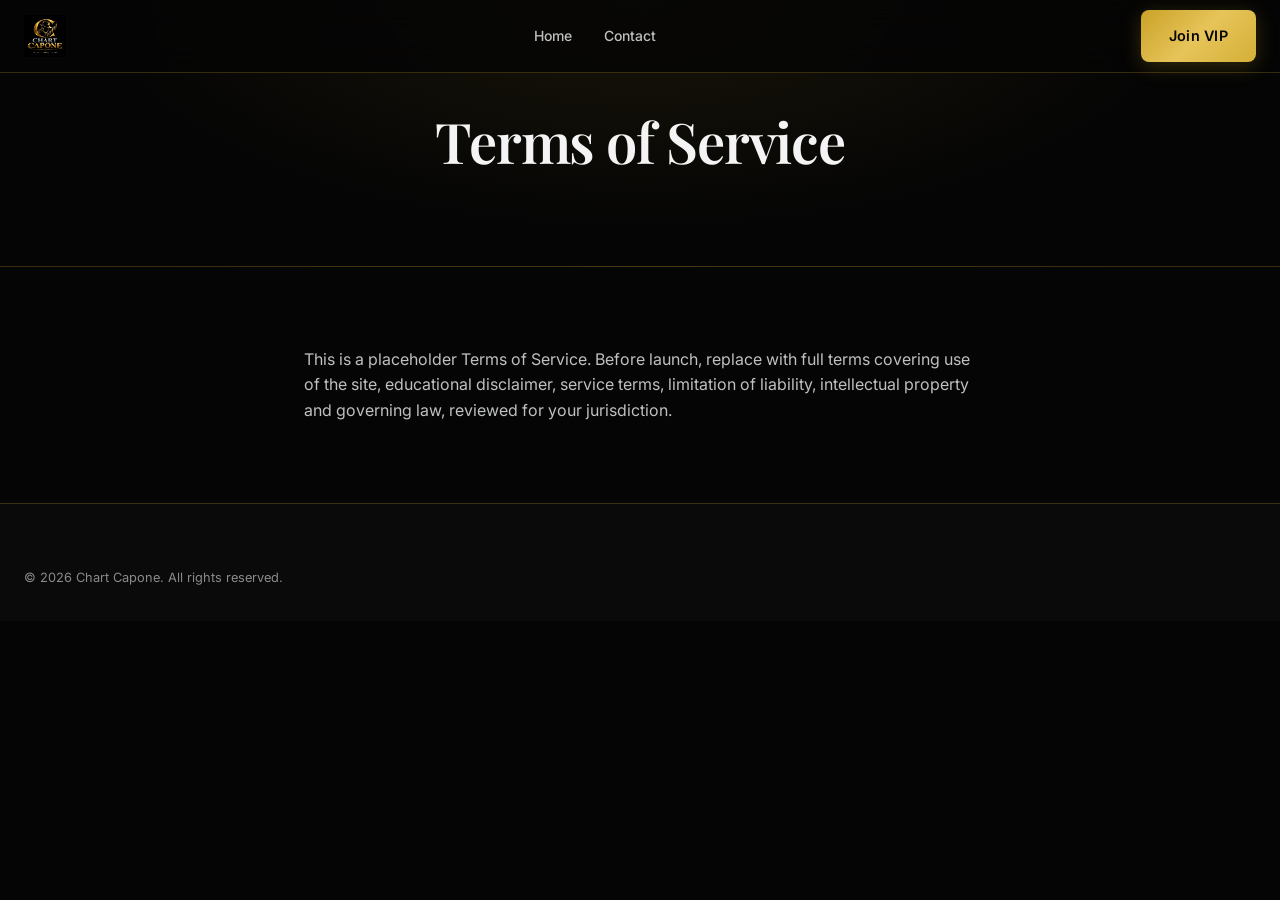
<file: pages/terms.html>
<!DOCTYPE html>
<html lang="en"><head><meta charset="UTF-8" /><meta name="viewport" content="width=device-width, initial-scale=1.0" /><title>Terms of Service | Chart Capone</title><link href="https://fonts.googleapis.com/css2?family=Inter:wght@400;500;600;700&family=Playfair+Display:wght@500;600;700&display=swap" rel="stylesheet" /><link rel="stylesheet" href="../css/styles.css" /><link rel="icon" href="../images/logo.jpeg" type="image/jpeg" /></head>
<body>
  <header class="navbar" id="navbar"><div class="nav-inner"><a href="../index.html" class="nav-logo"><img src="../images/logo.jpeg" alt="Chart Capone" /></a><nav class="nav-links"><a href="../index.html">Home</a><a href="contact.html">Contact</a></nav><a href="vip.html" class="btn btn-primary nav-cta">Join VIP</a><button class="nav-toggle" id="navToggle" aria-label="Open menu"><span></span><span></span><span></span></button></div></header>
  <div class="mobile-menu" id="mobileMenu"><a href="../index.html">Home</a><a href="contact.html">Contact</a></div>
  <section class="page-hero"><div class="container"><h1>Terms of Service</h1></div></section>
  <section class="section"><div class="container" style="max-width:720px;margin:0 auto;color:var(--text-muted)"><p>This is a placeholder Terms of Service. Before launch, replace with full terms covering use of the site, educational disclaimer, service terms, limitation of liability, intellectual property and governing law, reviewed for your jurisdiction.</p></div></section>
  <footer class="footer"><div class="container"><div class="footer-bottom" style="border:none;padding-top:0"><span>© 2026 Chart Capone. All rights reserved.</span></div></div></footer>
  <script src="../js/main.js"></script>
</body></html>
</file>
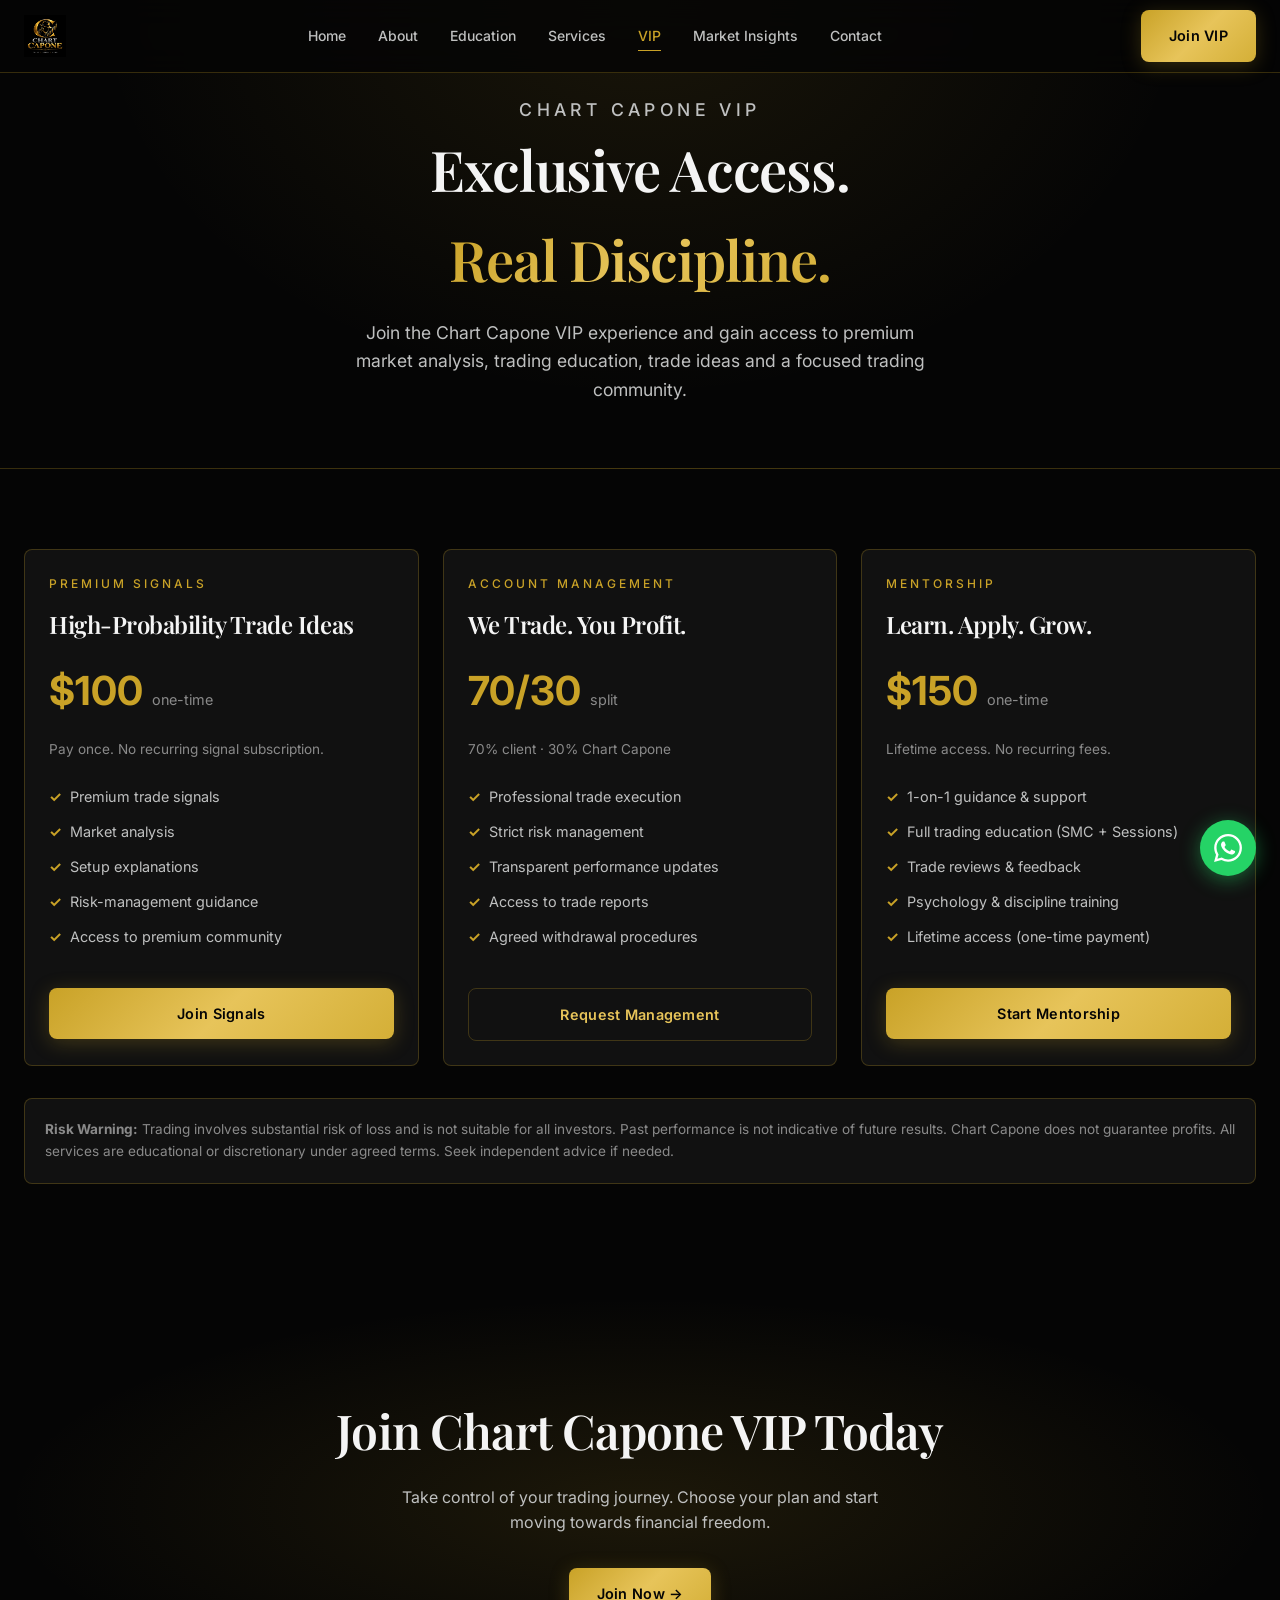
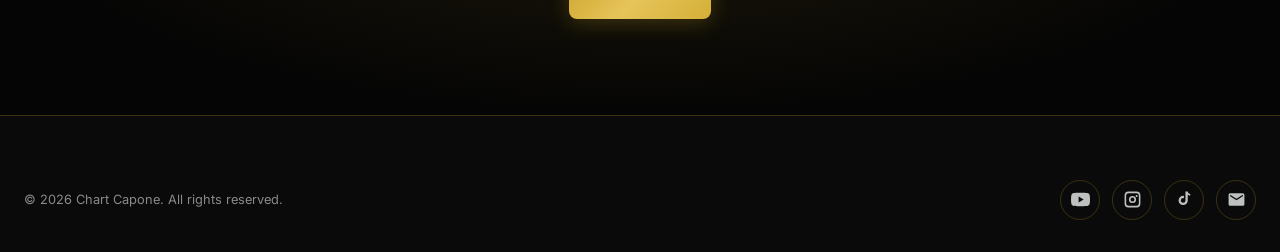
<file: pages/vip.html>
<!DOCTYPE html>
<html lang="en">
<head>
  <meta charset="UTF-8" />
  <meta name="viewport" content="width=device-width, initial-scale=1.0" />
  <title>VIP Membership | Chart Capone</title>
  <meta name="description" content="Join Chart Capone VIP for premium signals, market analysis, education and a focused trading community. One-time payment options." />
  <link href="https://fonts.googleapis.com/css2?family=Inter:wght@400;500;600;700&family=Playfair+Display:wght@500;600;700&display=swap" rel="stylesheet" />
  <link rel="stylesheet" href="../css/styles.css" />
  <link rel="icon" href="../images/logo.jpeg" type="image/jpeg" />
</head>
<body>
  <header class="navbar" id="navbar">
    <div class="nav-inner">
      <a href="../index.html" class="nav-logo"><img src="../images/logo.jpeg" alt="Chart Capone" /></a>
      <nav class="nav-links">
        <a href="../index.html">Home</a><a href="about.html">About</a><a href="education.html">Education</a>
        <a href="services.html">Services</a><a href="vip.html" class="active">VIP</a>
        <a href="insights.html">Market Insights</a><a href="contact.html">Contact</a>
      </nav>
      <a href="vip.html" class="btn btn-primary nav-cta">Join VIP</a>
      <button class="nav-toggle" id="navToggle" aria-label="Open menu"><span></span><span></span><span></span></button>
    </div>
  </header>
  <div class="mobile-menu" id="mobileMenu">
    <a href="../index.html">Home</a><a href="about.html">About</a><a href="education.html">Education</a>
    <a href="services.html">Services</a><a href="vip.html">VIP</a><a href="examples.html">Live Examples</a>
    <a href="insights.html">Market Insights</a><a href="mentorship.html">Mentorship</a>
    <a href="account-management.html">Account Management</a><a href="faq.html">FAQ</a><a href="contact.html">Contact</a>
    <a href="vip.html" class="btn btn-primary" style="margin-top:1rem">Join VIP</a>
  </div>

  <section class="page-hero">
    <div class="container">
      <p class="eyebrow">Chart Capone VIP</p>
      <h1>Exclusive Access.<br /><span class="gradient-gold">Real Discipline.</span></h1>
      <p>Join the Chart Capone VIP experience and gain access to premium market analysis, trading education, trade ideas and a focused trading community.</p>
    </div>
  </section>

  <section class="section">
    <div class="container">
      <div class="pricing-grid">
        <div class="card pricing-card">
          <p class="eyebrow">Premium Signals</p>
          <h3 style="font-size:1.5rem">High-Probability Trade Ideas</h3>
          <div class="price">$100 <span>one-time</span></div>
          <p style="color:var(--text-dim);font-size:0.85rem;margin-bottom:1rem">Pay once. No recurring signal subscription.</p>
          <ul>
            <li>Premium trade signals</li>
            <li>Market analysis</li>
            <li>Setup explanations</li>
            <li>Risk-management guidance</li>
            <li>Access to premium community</li>
          </ul>
          <a href="contact.html" class="btn btn-primary" style="width:100%;margin-top:1rem">Join Signals</a>
        </div>
        <div class="card pricing-card">
          <p class="eyebrow">Account Management</p>
          <h3 style="font-size:1.5rem">We Trade. You Profit.</h3>
          <div class="price">70/30 <span>split</span></div>
          <p style="color:var(--text-dim);font-size:0.85rem;margin-bottom:1rem">70% client · 30% Chart Capone</p>
          <ul>
            <li>Professional trade execution</li>
            <li>Strict risk management</li>
            <li>Transparent performance updates</li>
            <li>Access to trade reports</li>
            <li>Agreed withdrawal procedures</li>
          </ul>
          <a href="account-management.html" class="btn btn-secondary" style="width:100%;margin-top:1rem">Request Management</a>
        </div>
        <div class="card pricing-card">
          <p class="eyebrow">Mentorship</p>
          <h3 style="font-size:1.5rem">Learn. Apply. Grow.</h3>
          <div class="price">$150 <span>one-time</span></div>
          <p style="color:var(--text-dim);font-size:0.85rem;margin-bottom:1rem">Lifetime access. No recurring fees.</p>
          <ul>
            <li>1-on-1 guidance & support</li>
            <li>Full trading education (SMC + Sessions)</li>
            <li>Trade reviews & feedback</li>
            <li>Psychology & discipline training</li>
            <li>Lifetime access (one-time payment)</li>
          </ul>
          <a href="mentorship.html" class="btn btn-primary" style="width:100%;margin-top:1rem">Start Mentorship</a>
        </div>
      </div>
      <div class="disclaimer">
        <strong>Risk Warning:</strong> Trading involves substantial risk of loss and is not suitable for all investors. Past performance is not indicative of future results. Chart Capone does not guarantee profits. All services are educational or discretionary under agreed terms. Seek independent advice if needed.
      </div>
    </div>
  </section>

  <section class="cta-section">
    <h2>Join Chart Capone VIP Today</h2>
    <p>Take control of your trading journey. Choose your plan and start moving towards financial freedom.</p>
    <a href="contact.html" class="btn btn-primary">Join Now →</a>
  </section>

  <footer class="footer">
    <div class="container">
      <div class="footer-bottom" style="border:none;padding-top:0">
        <span>© 2026 Chart Capone. All rights reserved.</span>

        <div class="socials">

  <!-- YouTube -->
  <a href="https://www.youtube.com/@Chartcapone-n8v"
     target="_blank"
     rel="noopener"
     aria-label="YouTube"
     title="YouTube">

    <svg viewBox="0 0 24 24" aria-hidden="true">
      <path d="M23.5 6.2a3 3 0 0 0-2.1-2.1C19.5 3.5 12 3.5 12 3.5s-7.5 0-9.4.6A3 3 0 0 0 .5 6.2 31.7 31.7 0 0 0 0 12a31.7 31.7 0 0 0 .5 5.8 3 3 0 0 0 2.1 2.1c1.9.6 9.4.6 9.4.6s7.5 0 9.4-.6a3 3 0 0 0 2.1-2.1A31.7 31.7 0 0 0 24 12a31.7 31.7 0 0 0-.5-5.8ZM9.6 15.8V8.2L16 12l-6.4 3.8Z"/>
    </svg>

  </a>


  <!-- Instagram -->
  <a href="https://www.instagram.com/chartcapone/"
     target="_blank"
     rel="noopener"
     aria-label="Instagram"
     title="Instagram">

    <svg viewBox="0 0 24 24" aria-hidden="true">
      <path d="M7 2h10a5 5 0 0 1 5 5v10a5 5 0 0 1-5 5H7a5 5 0 0 1-5-5V7a5 5 0 0 1 5-5Zm0 2a3 3 0 0 0-3 3v10a3 3 0 0 0 3 3h10a3 3 0 0 0 3-3V7a3 3 0 0 0-3-3H7Zm5 3.5A4.5 4.5 0 1 1 7.5 12 4.5 4.5 0 0 1 12 7.5Zm0 2A2.5 2.5 0 1 0 14.5 12 2.5 2.5 0 0 0 12 9.5Zm5.25-3.25a1.25 1.25 0 1 1-1.25 1.25 1.25 1.25 0 0 1 1.25-1.25Z"/>
    </svg>

  </a>


  <!-- TikTok -->
  <a href="https://www.tiktok.com/@user56232747471242"
     target="_blank"
     rel="noopener"
     aria-label="TikTok"
     title="TikTok">

    <svg viewBox="0 0 24 24" aria-hidden="true">
      <path d="M19.6 7.1a5.8 5.8 0 0 1-3.5-1.2v7.3a5.8 5.8 0 1 1-5.8-5.8c.3 0 .7 0 1 .1v2.9a2.9 2.9 0 1 0 1.9 2.8V2h2.9c.2 1.7 1.5 3 3.2 3.2v1.9h.3Z"/>
    </svg>

  </a>


  <!-- Email -->
  <a href="mailto:eugenekuria48@gmail.com"
     aria-label="Email"
     title="Email">

    <svg viewBox="0 0 24 24" aria-hidden="true">
      <path d="M20 4H4a2 2 0 0 0-2 2v12a2 2 0 0 0 2 2h16a2 2 0 0 0 2-2V6a2 2 0 0 0-2-2Zm0 4-8 5-8-5V6l8 5 8-5v2Z"/>
    </svg>

  </a>

</div>

<style>
  .socials {
    display: flex;
    align-items: center;
    gap: 0.75rem;
  }

  .socials a {
    width: 40px;
    height: 40px;
    display: flex;
    align-items: center;
    justify-content: center;
    color: var(--text-muted);
    border: 1px solid var(--gold-border);
    border-radius: 50%;
    text-decoration: none;
    transition: all 0.25s ease;
  }

  .socials a svg {
    width: 19px;
    height: 19px;
    fill: currentColor;
  }

  .socials a:hover {
    color: var(--gold);
    border-color: var(--gold);
    transform: translateY(-3px);
    box-shadow: 0 6px 18px rgba(212, 175, 55, 0.2);
  }

  .socials a:focus-visible {
    outline: 2px solid var(--gold);
    outline-offset: 3px;
  }
</style>
      </div>
    </div>
  </footer>
  <script src="../js/main.js"></script>

  <a href="https://wa.me/254748021671?text=Hi%20Chart%20Capone%2C%20I%27m%20interested%20in%20signals" 
   class="wa-float" 
   target="_blank" 
   rel="noopener" 
   aria-label="Chat on WhatsApp">
  <svg width="28" height="28" viewBox="0 0 24 24" fill="#fff">
    <path d="M17.472 14.382c-.297-.149-1.758-.867-2.03-.967-.273-.099-.471-.148-.67.15-.197.297-.767.966-.94 1.164-.173.199-.347.223-.644.075-.297-.15-1.255-.463-2.39-1.475-.883-.788-1.48-1.761-1.653-2.059-.173-.297-.018-.458.13-.606.134-.133.298-.347.446-.52.149-.174.198-.298.298-.497.099-.198.05-.371-.025-.52-.075-.149-.669-1.612-.916-2.207-.242-.579-.487-.5-.669-.51-.173-.008-.371-.01-.57-.01-.198 0-.52.074-.792.372-.272.297-1.04 1.016-1.04 2.479 0 1.462 1.065 2.875 1.213 3.074.149.198 2.096 3.2 5.077 4.487.709.306 1.262.489 1.694.625.712.227 1.36.195 1.871.118.571-.085 1.758-.719 2.006-1.413.248-.694.248-1.289.173-1.413-.074-.124-.272-.198-.57-.347m-5.421 7.403h-.004a9.87 9.87 0 01-5.031-1.378l-.361-.214-3.741.982.998-3.648-.235-.374a9.86 9.86 0 01-1.51-5.26c.001-5.45 4.436-9.884 9.888-9.884 2.64 0 5.122 1.03 6.988 2.898a9.825 9.825 0 012.893 6.994c-.003 5.45-4.435 9.884-9.885 9.884m8.413-18.297A11.815 11.815 0 0012.05 0C5.495 0 .16 5.335.157 11.892c0 2.096.547 4.142 1.588 5.945L.057 24l6.305-1.654a11.882 11.882 0 005.683 1.448h.005c6.554 0 11.89-5.335 11.893-11.893a11.821 11.821 0 00-3.48-8.413z"/>
  </svg>
</a>
</body>
</html>
</file>
<file: css/styles.css>
/* Chart Capone - Premium Trading Education Brand */
:root {
  --bg: #050505;
  --bg-2: #0A0A0A;
  --bg-3: #111111;
  --bg-4: #181818;
  --gold: #C9A227;
  --gold-light: #E7C45A;
  --gold-dark: #A6851F;
  --gold-muted: rgba(201, 162, 39, 0.15);
  --gold-border: rgba(201, 162, 39, 0.25);
  --text: #F4F4F4;
  --text-muted: #BFC0C0;
  --text-dim: #8A8A8A;
  --white: #FFFFFF;
  --serif: "Playfair Display", Georgia, serif;
  --sans: "Inter", system-ui, -apple-system, sans-serif;
  --radius: 8px;
  --transition: 0.3s ease;
}

*, *::before, *::after { box-sizing: border-box; margin: 0; padding: 0; }

html { scroll-behavior: smooth; }

body {
  background: var(--bg);
  color: var(--text);
  font-family: var(--sans);
  line-height: 1.6;
  overflow-x: hidden;
  -webkit-font-smoothing: antialiased;
}

img { max-width: 100%; height: auto; display: block; }
a { color: inherit; text-decoration: none; }
ul { list-style: none; }
button { font-family: inherit; cursor: pointer; border: none; background: none; }

/* Typography */
h1, h2, h3, .serif { font-family: var(--serif); font-weight: 600; letter-spacing: -0.02em; }
.eyebrow { font-size: 0.75rem; letter-spacing: 0.25em; text-transform: uppercase; color: var(--gold); font-weight: 500; margin-bottom: 0.75rem; }
.text-gold { color: var(--gold); }
.text-muted { color: var(--text-muted); }
.text-dim { color: var(--text-dim); }
.gradient-gold {
  background: linear-gradient(135deg, #C9A227, #E7C45A, #D4AF37);
  -webkit-background-clip: text;
  -webkit-text-fill-color: transparent;
  background-clip: text;
}

/* Layout */
.container { width: 100%; max-width: 1280px; margin: 0 auto; padding: 0 1.5rem; }
.section { padding: 5rem 0; }
.section-sm { padding: 3rem 0; }

/* Buttons */
.btn {
  display: inline-flex; align-items: center; justify-content: center; gap: 0.5rem;
  padding: 0.875rem 1.75rem; font-weight: 600; font-size: 0.9rem;
  border-radius: var(--radius); transition: all var(--transition);
  letter-spacing: 0.02em;
}
.btn-primary {
  background: linear-gradient(135deg, #C9A227 0%, #E7C45A 50%, #D4AF37 100%);
  color: #050505;
  box-shadow: 0 4px 20px rgba(201, 162, 39, 0.25);
}
.btn-primary:hover { transform: translateY(-2px); box-shadow: 0 6px 28px rgba(201, 162, 39, 0.4); }
.btn-secondary {
  border: 1px solid var(--gold-border);
  color: var(--gold-light);
  background: transparent;
}
.btn-secondary:hover { background: var(--gold-muted); border-color: var(--gold); }

/* Cards */
.card {
  background: var(--bg-3);
  border: 1px solid var(--gold-border);
  border-radius: var(--radius);
  padding: 1.5rem;
  transition: all var(--transition);
}
.card:hover { border-color: rgba(201, 162, 39, 0.45); box-shadow: 0 8px 32px rgba(0,0,0,0.4), 0 0 20px rgba(201,162,39,0.1); }

/* Navbar */
.navbar {
  position: fixed; top: 0; left: 0; right: 0; z-index: 100;
  background: rgba(5, 5, 5, 0.85);
  backdrop-filter: blur(16px);
  border-bottom: 1px solid var(--gold-border);
  transition: all var(--transition);
}
.navbar.scrolled { padding: 0.5rem 0; }
.nav-inner {
  display: flex; align-items: center; justify-content: space-between;
  height: 72px; max-width: 1280px; margin: 0 auto; padding: 0 1.5rem;
}
.nav-logo { display: flex; align-items: center; gap: 0.75rem; }
.nav-logo img { height: 42px; width: auto; }
.nav-links { display: flex; align-items: center; gap: 2rem; }
.nav-links a {
  font-size: 0.875rem; font-weight: 500; color: var(--text-muted);
  transition: color var(--transition); position: relative;
}
.nav-links a:hover, .nav-links a.active { color: var(--gold); }
.nav-links a.active::after {
  content: ""; position: absolute; bottom: -4px; left: 0; right: 0;
  height: 1px; background: var(--gold);
}
.nav-cta { margin-left: 1rem; }
.nav-toggle { display: none; flex-direction: column; gap: 5px; padding: 0.5rem; }
.nav-toggle span { display: block; width: 24px; height: 2px; background: var(--gold); transition: all 0.3s; }

/* Mobile menu */
.mobile-menu {
  display: none; position: fixed; inset: 0; z-index: 99;
  background: rgba(5,5,5,0.98); padding: 6rem 1.5rem 2rem;
  flex-direction: column; gap: 1.25rem;
}
.mobile-menu.open { display: flex; }
.mobile-menu a {
  font-size: 1.25rem; font-weight: 500; color: var(--text);
  padding: 0.75rem 0; border-bottom: 1px solid var(--gold-border);
}
.mobile-menu a:hover { color: var(--gold); }

/* Hero */
.hero {
  min-height: 90vh; display: flex; align-items: center;
  position: relative; overflow: hidden;
  background: radial-gradient(ellipse at 70% 50%, rgba(201,162,39,0.08) 0%, transparent 60%),
              linear-gradient(180deg, #050505 0%, #0A0A0A 100%);
}
.hero-grid {
  display: grid; grid-template-columns: 1fr 1fr; gap: 3rem; align-items: center;
  width: 100%; max-width: 1280px; margin: 0 auto; padding: 2rem 1.5rem;
}
.hero-content h1 {
  font-size: clamp(2.5rem, 5vw, 3.75rem); line-height: 1.15;
  margin-bottom: 1.25rem; color: var(--white);
}
.hero-content p { font-size: 1.1rem; color: var(--text-muted); max-width: 480px; margin-bottom: 2rem; }
.hero-btns { display: flex; flex-wrap: wrap; gap: 1rem; }
.hero-badge {
  position: absolute; top: 30%; right: 8%; writing-mode: vertical-rl;
  text-orientation: mixed; letter-spacing: 0.3em; font-size: 0.7rem;
  color: var(--gold); text-transform: uppercase; opacity: 0.8;
}
.hero-visual {
  position: relative; border-radius: 12px; overflow: hidden;
  border: 1px solid var(--gold-border); box-shadow: 0 20px 60px rgba(0,0,0,0.5);
}
.hero-visual img { width: 100%; height: auto; object-fit: cover; }

/* Trust strip */
.trust-strip {
  display: grid; grid-template-columns: repeat(4, 1fr); gap: 1px;
  background: var(--gold-border); border-top: 1px solid var(--gold-border); border-bottom: 1px solid var(--gold-border);
}
.trust-item {
  background: var(--bg-2); padding: 2rem 1.5rem; text-align: center;
  transition: background var(--transition);
}
.trust-item:hover { background: var(--bg-3); }
.trust-item .icon { font-size: 1.5rem; color: var(--gold); margin-bottom: 0.75rem; }
.trust-item h3 { font-size: 0.95rem; font-weight: 600; margin-bottom: 0.25rem; font-family: var(--sans); }
.trust-item p { font-size: 0.8rem; color: var(--text-dim); }

/* Market Desk */
.market-desk {
  background: var(--bg-2);
  border-top: 1px solid var(--gold-border);
  border-bottom: 1px solid var(--gold-border);
}
.market-charts-grid {
  display: grid;
  grid-template-columns: 1fr 1fr;
  gap: 1.5rem;
}
.market-chart-card {
  padding: 0.75rem 0.75rem 0.5rem;
  overflow: hidden;
}
.market-chart-header {
  display: flex;
  align-items: center;
  justify-content: space-between;
  margin-bottom: 0.5rem;
  padding: 0 0.25rem;
}
.pair-badge {
  display: inline-block;
  font-size: 0.8rem;
  font-weight: 600;
  letter-spacing: 0.04em;
  color: var(--gold);
  background: var(--gold-muted);
  border: 1px solid var(--gold-border);
  padding: 0.2rem 0.6rem;
  border-radius: 4px;
}
.pairs-grid {
  display: flex;
  flex-wrap: wrap;
  gap: 0.5rem;
  justify-content: center;
}
.pair-chip {
  display: inline-block;
  font-size: 0.78rem;
  font-weight: 500;
  color: var(--text-muted);
  background: var(--bg-3);
  border: 1px solid var(--gold-border);
  padding: 0.35rem 0.7rem;
  border-radius: 4px;
  transition: all var(--transition);
}
.pair-chip:hover {
  color: var(--gold);
  border-color: var(--gold);
  background: var(--gold-muted);
}
.tv-ticker {
  min-height: 46px;
}
.tradingview-widget-container {
  width: 100%;
}

/* About section */
.about-grid { display: grid; grid-template-columns: 1fr 1.2fr 0.8fr; gap: 2.5rem; align-items: center; }
.principles { display: flex; flex-direction: column; gap: 1.25rem; }
.principle { display: flex; align-items: center; gap: 0.75rem; font-size: 0.95rem; }
.principle .dot { width: 8px; height: 8px; border-radius: 50%; background: var(--gold); flex-shrink: 0; }

/* Methodology */
.method-flow {
  display: flex; flex-wrap: wrap; justify-content: center; gap: 0.5rem; align-items: center;
  margin: 2.5rem 0;
}
.method-step {
  background: var(--bg-3); border: 1px solid var(--gold-border);
  padding: 1rem 1.5rem; border-radius: var(--radius); font-weight: 600;
  font-size: 0.9rem; text-align: center;
}
.method-arrow { color: var(--gold); font-size: 1.25rem; }

/* Education cards */
.edu-grid { display: grid; grid-template-columns: repeat(auto-fill, minmax(240px, 1fr)); gap: 1.25rem; }
.edu-card { text-align: left; }
.edu-card .icon { color: var(--gold); margin-bottom: 1rem; font-size: 1.5rem; }
.edu-card h3 { font-size: 1.05rem; margin-bottom: 0.5rem; font-family: var(--sans); }
.edu-card p { font-size: 0.85rem; color: var(--text-dim); margin-bottom: 1rem; }
.edu-meta { display: flex; gap: 1rem; font-size: 0.75rem; color: var(--text-dim); margin-bottom: 1rem; }

/* Examples */
.examples-grid { display: grid; grid-template-columns: repeat(3, 1fr); gap: 1.5rem; }
.example-card { overflow: hidden; }
.example-card .chart-area {
  height: 180px; background: var(--bg-4); border-radius: 6px;
  margin-bottom: 1rem; display: flex; align-items: center; justify-content: center;
  color: var(--text-dim); font-size: 0.85rem; border: 1px solid var(--gold-border);
  position: relative;
}
.example-label {
  position: absolute; top: 8px; left: 8px;
  font-size: 0.65rem; letter-spacing: 0.1em; text-transform: uppercase;
  background: rgba(201,162,39,0.2); color: var(--gold); padding: 2px 8px; border-radius: 4px;
}

/* VIP section */
.vip-section {
  background: linear-gradient(180deg, var(--bg-2) 0%, var(--bg) 100%);
  border-top: 1px solid var(--gold-border); border-bottom: 1px solid var(--gold-border);
}
.vip-features { display: grid; grid-template-columns: repeat(auto-fit, minmax(180px, 1fr)); gap: 1.25rem; margin: 2rem 0; }
.vip-feature { text-align: center; padding: 1.25rem; }
.vip-feature .icon { color: var(--gold); font-size: 1.75rem; margin-bottom: 0.75rem; }

/* Insights */
.insights-grid { display: grid; grid-template-columns: repeat(3, 1fr); gap: 1.5rem; }
.insight-card .meta { font-size: 0.75rem; color: var(--text-dim); margin-bottom: 0.5rem; display: flex; gap: 0.75rem; flex-wrap: wrap; }
.insight-card h3 { font-size: 1.1rem; margin-bottom: 0.5rem; line-height: 1.3; font-family: var(--sans); }
.insight-card p { font-size: 0.875rem; color: var(--text-muted); margin-bottom: 1rem; }

/* CTA */
.cta-section {
  text-align: center; padding: 6rem 1.5rem;
  background: radial-gradient(ellipse at center, rgba(201,162,39,0.12) 0%, transparent 70%);
}
.cta-section h2 { font-size: clamp(2rem, 4vw, 3rem); margin-bottom: 1rem; }
.cta-section p { color: var(--text-muted); max-width: 500px; margin: 0 auto 2rem; }

/* Footer */
.footer {
  background: var(--bg-2); border-top: 1px solid var(--gold-border);
  padding: 4rem 0 2rem;
}
.footer-grid {
  display: grid; grid-template-columns: 1.5fr 1fr 1fr 1fr; gap: 2.5rem;
  margin-bottom: 3rem;
}
.footer-brand p { font-size: 0.85rem; color: var(--text-dim); margin-top: 0.75rem; max-width: 260px; }
.footer h4 { font-size: 0.8rem; letter-spacing: 0.15em; text-transform: uppercase; color: var(--gold); margin-bottom: 1.25rem; font-family: var(--sans); }
.footer ul li { margin-bottom: 0.6rem; }
.footer ul a { font-size: 0.9rem; color: var(--text-muted); transition: color var(--transition); }
.footer ul a:hover { color: var(--gold); }
.footer-bottom {
  display: flex; justify-content: space-between; align-items: center;
  padding-top: 2rem; border-top: 1px solid var(--gold-border);
  font-size: 0.8rem; color: var(--text-dim);
}
.socials { display: flex; gap: 1rem; }
.socials a { color: var(--text-muted); transition: color var(--transition); }
.socials a:hover { color: var(--gold); }

/* Page hero */
.page-hero {
  padding: 6rem 0 4rem; text-align: center;
  background: radial-gradient(ellipse at 50% 0%, rgba(201,162,39,0.1) 0%, transparent 60%);
  border-bottom: 1px solid var(--gold-border);
}
.page-hero h1 { font-size: clamp(2.25rem, 5vw, 3.5rem); margin-bottom: 1rem; }
.page-hero p { color: var(--text-muted); max-width: 600px; margin: 0 auto; font-size: 1.1rem; }

/* Forms */
.form-group { margin-bottom: 1.25rem; }
.form-group label { display: block; font-size: 0.85rem; color: var(--text-muted); margin-bottom: 0.4rem; }
.form-group input, .form-group select, .form-group textarea {
  width: 100%; padding: 0.875rem 1rem; background: var(--bg-3);
  border: 1px solid var(--gold-border); border-radius: var(--radius);
  color: var(--text); font-family: inherit; font-size: 0.95rem;
  transition: border-color var(--transition);
}
.form-group input:focus, .form-group select:focus, .form-group textarea:focus {
  outline: none; border-color: var(--gold);
}
.form-group textarea { min-height: 120px; resize: vertical; }

/* Pricing cards */
.pricing-grid { display: grid; grid-template-columns: repeat(auto-fit, minmax(300px, 1fr)); gap: 1.5rem; }
.pricing-card { position: relative; }
.pricing-card .price { font-size: 2.5rem; font-weight: 700; color: var(--gold); margin: 1rem 0; }
.pricing-card .price span { font-size: 0.9rem; color: var(--text-dim); font-weight: 400; }
.pricing-card ul { margin: 1.5rem 0; }
.pricing-card ul li { display: flex; align-items: flex-start; gap: 0.5rem; margin-bottom: 0.75rem; font-size: 0.9rem; color: var(--text-muted); }
.pricing-card ul li::before { content: "✓"; color: var(--gold); font-weight: 700; }

/* FAQ */
.faq-item { border-bottom: 1px solid var(--gold-border); }
.faq-q {
  width: 100%; text-align: left; padding: 1.25rem 0;
  display: flex; justify-content: space-between; align-items: center;
  font-size: 1.05rem; font-weight: 500; color: var(--text);
}
.faq-q:hover { color: var(--gold); }
.faq-a { max-height: 0; overflow: hidden; transition: max-height 0.35s ease; }
.faq-a.open { max-height: 300px; }
.faq-a p { padding: 0 0 1.25rem; color: var(--text-muted); font-size: 0.95rem; }

/* Disclaimer */
.disclaimer {
  background: var(--bg-3); border: 1px solid var(--gold-border);
  border-radius: var(--radius); padding: 1.25rem; font-size: 0.85rem;
  color: var(--text-dim); margin: 2rem 0;
}

/* Responsive */
@media (max-width: 1024px) {
  .hero-grid, .about-grid { grid-template-columns: 1fr; }
  .hero-badge { display: none; }
  .examples-grid, .insights-grid { grid-template-columns: 1fr 1fr; }
  .footer-grid { grid-template-columns: 1fr 1fr; }
  .trust-strip { grid-template-columns: 1fr 1fr; }
  .market-charts-grid { grid-template-columns: 1fr; }
}

@media (max-width: 768px) {
  .nav-links, .nav-cta { display: none; }
  .nav-toggle { display: flex; }
  .examples-grid, .insights-grid, .edu-grid { grid-template-columns: 1fr; }
  .trust-strip { grid-template-columns: 1fr; }
  .footer-grid { grid-template-columns: 1fr; }
  .footer-bottom { flex-direction: column; gap: 1rem; text-align: center; }
  .section { padding: 3.5rem 0; }
  .hero { min-height: auto; padding: 4rem 0; }
  .market-chart-card .tradingview-widget-container { height: 360px !important; }
}

@media (prefers-reduced-motion: reduce) {
  *, *::before, *::after { animation: none !important; transition: none !important; }
}


/* Floating WhatsApp button */
.wa-float {
  position: fixed;
  bottom: 1.5rem;
  right: 1.5rem;
  width: 56px;
  height: 56px;
  background: #25D366;
  border-radius: 50%;
  display: flex;
  align-items: center;
  justify-content: center;
  box-shadow: 0 4px 20px rgba(37, 211, 102, 0.45);
  z-index: 90;
  transition: transform 0.25s ease, box-shadow 0.25s ease;
}
.wa-float:hover {
  transform: scale(1.08);
  box-shadow: 0 6px 28px rgba(37, 211, 102, 0.55);
}

/* =========================
   FOUNDER SECTION
========================= */

.founder-section {
  display: grid;
  grid-template-columns: minmax(280px, 420px) 1fr;
  gap: 4rem;
  align-items: center;
  max-width: 1100px;
  margin: 0 auto;
}

.founder-image {
  position: relative;
  border-radius: 18px;
  overflow: hidden;
  border: 1px solid var(--gold-border);
  background: var(--bg-2);
  box-shadow: 0 20px 50px rgba(0, 0, 0, 0.35);
}

.founder-image::before {
  content: "";
  position: absolute;
  inset: 0;
  border: 1px solid rgba(212, 175, 55, 0.25);
  border-radius: 18px;
  pointer-events: none;
  z-index: 1;
}

.founder-image img {
  display: block;
  width: 100%;
  aspect-ratio: 4 / 5;
  object-fit: cover;
  transition: transform 0.5s ease;
}

.founder-image:hover img {
  transform: scale(1.03);
}

.founder-content {
  max-width: 650px;
}

.founder-signature {
  margin-top: 2rem;
  padding-top: 1.25rem;
  border-top: 1px solid var(--gold-border);
  display: flex;
  flex-direction: column;
  gap: 0.25rem;
}

.founder-signature span {
  font-family: "Playfair Display", serif;
  font-size: 1.15rem;
  font-weight: 700;
  color: var(--gold);
  letter-spacing: 0.12em;
}

.founder-signature small {
  color: var(--text-muted);
  font-size: 0.8rem;
  letter-spacing: 0.08em;
  text-transform: uppercase;
}


/* Mobile */
@media (max-width: 768px) {

  .founder-section {
    grid-template-columns: 1fr;
    gap: 2.5rem;
  }

  .founder-image {
    max-width: 420px;
    width: 100%;
    margin: 0 auto;
  }

  .founder-content {
    max-width: 100%;
  }

}
</file>
